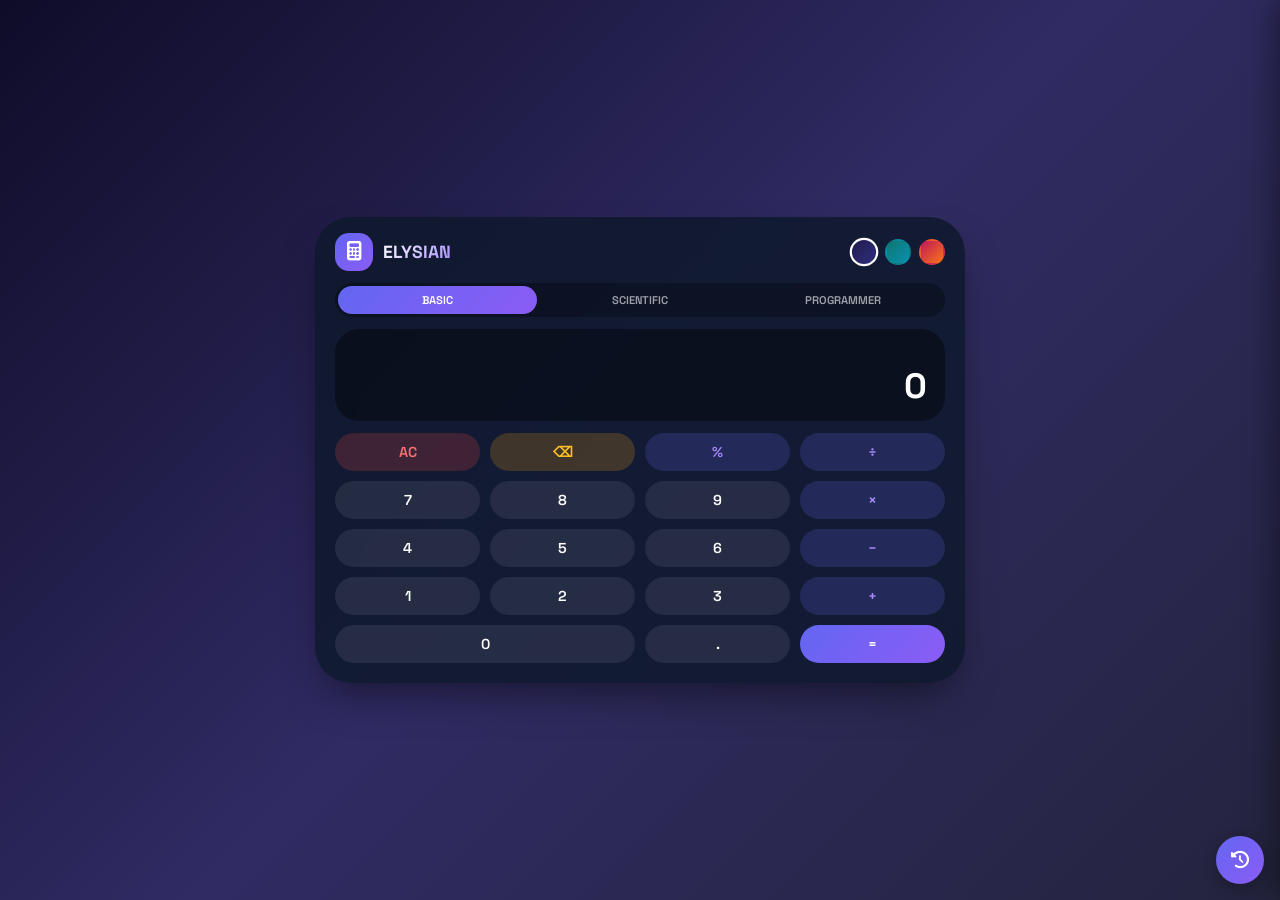
<file: projects/calculator/index.html>
<!DOCTYPE html>
<html lang="en">
<head>
    <meta charset="UTF-8">
    <meta name="viewport" content="width=device-width, initial-scale=1.0, user-scalable=no, viewport-fit=cover">
    <title>Elysian | 3-in-1 Premium Calculator</title>
    
    <link href="https://fonts.googleapis.com/css2?family=Space+Grotesk:wght@300;400;500;600;700&display=swap" rel="stylesheet">
    <link rel="stylesheet" href="https://cdnjs.cloudflare.com/ajax/libs/font-awesome/6.4.0/css/all.min.css">
    
    <style>
        * {
            margin: 0;
            padding: 0;
            box-sizing: border-box;
            -webkit-tap-highlight-color: transparent;
        }

        body {
            font-family: 'Space Grotesk', sans-serif;
            min-height: 100vh;
            display: flex;
            align-items: center;
            justify-content: center;
            padding: 12px;
            background: linear-gradient(135deg, #0f0c29, #302b63, #24243e);
            transition: background 0.3s ease;
        }

        /* Compact wrapper - full calculator visible in one view */
        .calculator-wrapper {
            max-width: 650px;
            width: 100%;
            margin: 0 auto;
        }

        .calculator {
            background: rgba(15, 25, 45, 0.85);
            backdrop-filter: blur(20px);
            border-radius: 36px;
            padding: 16px 20px 20px 20px;
            box-shadow: 0 20px 40px -12px rgba(0,0,0,0.5);
            transition: all 0.3s ease;
            width: 100%;
        }

        /* Reduced spacing for compactness */
        .calc-header {
            display: flex;
            justify-content: space-between;
            align-items: center;
            margin-bottom: 12px;
            flex-wrap: wrap;
        }

        .brand {
            display: flex;
            align-items: center;
            gap: 10px;
        }

        .brand-icon {
            width: 38px;
            height: 38px;
            background: linear-gradient(135deg, #6366f1, #8b5cf6);
            border-radius: 14px;
            display: flex;
            align-items: center;
            justify-content: center;
        }

        .brand-icon i {
            font-size: 1.2rem;
            color: white;
        }

        .brand-name {
            font-size: 1.1rem;
            font-weight: 700;
            background: linear-gradient(135deg, #fff, #a78bfa);
            -webkit-background-clip: text;
            background-clip: text;
            color: transparent;
        }

        .theme-rings {
            display: flex;
            gap: 8px;
        }

        .ring {
            width: 26px;
            height: 26px;
            border-radius: 50%;
            cursor: pointer;
            transition: all 0.3s;
            border: 2px solid transparent;
        }

        .ring.active {
            border-color: white;
            transform: scale(1.1);
        }

        .ring-dark { background: linear-gradient(135deg, #1e1b4b, #312e81); }
        .ring-aurora { background: linear-gradient(135deg, #0f766e, #0891b2); }
        .ring-sunset { background: linear-gradient(135deg, #be185d, #f97316); }

        .mode-container {
            background: rgba(0,0,0,0.3);
            border-radius: 40px;
            padding: 3px;
            display: flex;
            gap: 4px;
            margin-bottom: 12px;
        }

        .mode-btn {
            flex: 1;
            padding: 7px 0;
            border: none;
            background: transparent;
            color: rgba(255,255,255,0.6);
            font-family: 'Space Grotesk', sans-serif;
            font-weight: 600;
            font-size: 0.7rem;
            cursor: pointer;
            border-radius: 40px;
            transition: all 0.3s;
        }

        .mode-btn.active {
            background: linear-gradient(135deg, #6366f1, #8b5cf6);
            color: white;
        }

        .display {
            background: rgba(0, 0, 0, 0.4);
            border-radius: 24px;
            padding: 14px 18px;
            margin-bottom: 12px;
            text-align: right;
            word-break: break-word;
        }

        .expression {
            font-size: 0.7rem;
            color: rgba(255,255,255,0.5);
            min-height: 18px;
            letter-spacing: 0.3px;
        }

        .result {
            font-size: 2.2rem;
            font-weight: 700;
            color: white;
            word-wrap: break-word;
            margin-top: 4px;
            line-height: 1.2;
        }

        .programmer-info {
            display: none;
            margin-top: 8px;
            padding-top: 8px;
            border-top: 1px solid rgba(255,255,255,0.1);
            font-size: 0.6rem;
            color: rgba(255,255,255,0.5);
            justify-content: space-between;
            flex-wrap: wrap;
            gap: 6px;
        }

        .programmer-info.show {
            display: flex;
        }

        .scientific-grid {
            display: none;
            grid-template-columns: repeat(5, 1fr);
            gap: 8px;
            margin-bottom: 12px;
            padding-bottom: 10px;
            border-bottom: 1px solid rgba(255,255,255,0.1);
        }

        .scientific-grid.show {
            display: grid;
        }

        .programmer-grid {
            display: none;
            grid-template-columns: repeat(4, 1fr);
            gap: 8px;
            margin-bottom: 12px;
            padding-bottom: 10px;
            border-bottom: 1px solid rgba(255,255,255,0.1);
        }

        .programmer-grid.show {
            display: grid;
        }

        .main-grid {
            display: grid;
            grid-template-columns: repeat(4, 1fr);
            gap: 10px;
        }

        .calc-btn {
            padding: 10px 6px;
            border: none;
            border-radius: 24px;
            font-size: 0.9rem;
            font-weight: 600;
            cursor: pointer;
            transition: all 0.15s;
            font-family: 'Space Grotesk', sans-serif;
        }

        .calc-btn:active {
            transform: scale(0.96);
        }

        .btn-number {
            background: rgba(255,255,255,0.08);
            color: white;
        }

        .btn-operator {
            background: rgba(99, 102, 241, 0.2);
            color: #a78bfa;
        }

        .btn-scientific {
            background: rgba(139, 92, 246, 0.15);
            color: #c4b5fd;
            font-size: 0.7rem;
            padding: 8px 4px;
        }

        .btn-programmer {
            background: rgba(236, 72, 153, 0.15);
            color: #f9a8d4;
            font-size: 0.7rem;
            padding: 8px 4px;
        }

        .btn-equals {
            background: linear-gradient(135deg, #6366f1, #8b5cf6);
            color: white;
        }

        .btn-clear {
            background: rgba(239, 68, 68, 0.2);
            color: #f87171;
        }

        .btn-delete {
            background: rgba(245, 158, 11, 0.2);
            color: #fbbf24;
        }

        .btn-zero {
            grid-column: span 2;
        }

        /* History Panel - compact but functional */
        .history-panel {
            position: fixed;
            right: -320px;
            top: 0;
            width: 320px;
            height: 100vh;
            background: rgba(15, 25, 45, 0.97);
            backdrop-filter: blur(24px);
            border-left: 1px solid rgba(255,255,255,0.1);
            transition: right 0.3s ease;
            z-index: 1000;
            padding: 20px;
            overflow-y: auto;
            box-shadow: -5px 0 30px rgba(0,0,0,0.4);
        }

        .history-panel.open {
            right: 0;
        }

        .history-header {
            display: flex;
            justify-content: space-between;
            align-items: center;
            margin-bottom: 16px;
            padding-bottom: 12px;
            border-bottom: 1px solid rgba(255,255,255,0.1);
        }

        .history-header h3 {
            font-size: 1.1rem;
            font-weight: 600;
            color: white;
        }

        .history-clear {
            background: rgba(239,68,68,0.2);
            border: none;
            color: #f87171;
            cursor: pointer;
            padding: 6px 14px;
            border-radius: 30px;
            font-family: 'Space Grotesk', sans-serif;
            font-weight: 500;
            font-size: 0.7rem;
            transition: 0.2s;
        }

        .history-clear:active {
            transform: scale(0.95);
        }

        .history-list {
            list-style: none;
        }

        .history-item {
            padding: 10px 12px;
            background: rgba(255,255,255,0.05);
            border-radius: 16px;
            margin-bottom: 8px;
            cursor: pointer;
            transition: all 0.2s;
        }

        .history-item:active {
            transform: scale(0.98);
        }

        .history-expr {
            font-size: 0.7rem;
            color: rgba(255,255,255,0.6);
            word-break: break-word;
        }

        .history-result {
            font-size: 0.9rem;
            font-weight: 700;
            color: #a78bfa;
            margin-top: 4px;
        }

        .history-toggle {
            position: fixed;
            right: 16px;
            bottom: 16px;
            width: 48px;
            height: 48px;
            background: linear-gradient(135deg, #6366f1, #8b5cf6);
            border: none;
            border-radius: 50%;
            cursor: pointer;
            color: white;
            box-shadow: 0 4px 15px rgba(0,0,0,0.3);
            z-index: 1001;
            font-size: 1.1rem;
            transition: transform 0.2s;
        }

        .history-toggle:active {
            transform: scale(0.92);
        }

        /* Responsive fine-tuning for very small screens */
        @media (max-width: 500px) {
            body {
                padding: 8px;
            }
            .calculator {
                padding: 12px 14px 16px 14px;
                border-radius: 28px;
            }
            .display {
                padding: 10px 14px;
                margin-bottom: 10px;
            }
            .result {
                font-size: 1.8rem;
            }
            .calc-btn {
                padding: 8px 4px;
                font-size: 0.8rem;
                border-radius: 20px;
            }
            .btn-scientific, .btn-programmer {
                font-size: 0.6rem;
                padding: 6px 2px;
            }
            .main-grid, .scientific-grid, .programmer-grid {
                gap: 7px;
            }
            .mode-btn {
                font-size: 0.65rem;
                padding: 5px 0;
            }
            .brand-icon {
                width: 32px;
                height: 32px;
            }
            .brand-name {
                font-size: 0.95rem;
            }
            .ring {
                width: 22px;
                height: 22px;
            }
            .history-panel {
                width: 280px;
                padding: 16px;
            }
        }

        /* For tablets & laptops - maintain compactness */
        @media (min-width: 501px) and (max-width: 800px) {
            .calculator {
                padding: 16px 18px 18px 18px;
            }
            .calc-btn {
                padding: 11px 6px;
                font-size: 0.9rem;
            }
            .result {
                font-size: 2rem;
            }
        }

        /* Ensure no vertical overflow - whole calculator fits */
        @media (max-height: 700px) {
            body {
                padding: 8px;
            }
            .calculator {
                padding: 10px 14px 14px 14px;
            }
            .display {
                padding: 8px 12px;
                margin-bottom: 8px;
            }
            .result {
                font-size: 1.7rem;
            }
            .mode-container {
                margin-bottom: 8px;
            }
            .scientific-grid, .programmer-grid {
                margin-bottom: 8px;
                padding-bottom: 6px;
            }
            .main-grid {
                gap: 8px;
            }
            .calc-btn {
                padding: 7px 4px;
            }
        }
    </style>
</head>
<body>

<div class="calculator-wrapper">
    <div class="calculator">
        <div class="calc-header">
            <div class="brand">
                <div class="brand-icon"><i class="fas fa-calculator"></i></div>
                <span class="brand-name">ELYSIAN</span>
            </div>
            <div class="theme-rings">
                <div class="ring ring-dark active" data-theme="dark"></div>
                <div class="ring ring-aurora" data-theme="aurora"></div>
                <div class="ring ring-sunset" data-theme="sunset"></div>
            </div>
        </div>

        <div class="mode-container">
            <button class="mode-btn active" data-mode="basic">BASIC</button>
            <button class="mode-btn" data-mode="scientific">SCIENTIFIC</button>
            <button class="mode-btn" data-mode="programmer">PROGRAMMER</button>
        </div>

        <div class="display">
            <div class="expression" id="expression"></div>
            <div class="result" id="result">0</div>
            <div class="programmer-info" id="programmerInfo">
                <span>HEX: <span id="hexVal">0</span></span>
                <span>BIN: <span id="binVal">0</span></span>
                <span>DEC: <span id="decVal">0</span></span>
            </div>
        </div>

        <!-- Scientific Grid -->
        <div class="scientific-grid" id="scientificGrid">
            <button class="calc-btn btn-scientific" data-func="sin">sin</button>
            <button class="calc-btn btn-scientific" data-func="cos">cos</button>
            <button class="calc-btn btn-scientific" data-func="tan">tan</button>
            <button class="calc-btn btn-scientific" data-func="sqrt">√</button>
            <button class="calc-btn btn-scientific" data-func="pow2">x²</button>
            <button class="calc-btn btn-scientific" data-func="log">log</button>
            <button class="calc-btn btn-scientific" data-func="ln">ln</button>
            <button class="calc-btn btn-scientific" data-func="pi">π</button>
            <button class="calc-btn btn-scientific" data-func="e">e</button>
            <button class="calc-btn btn-scientific" data-func="fact">n!</button>
        </div>

        <!-- Programmer Grid -->
        <div class="programmer-grid" id="programmerGrid">
            <button class="calc-btn btn-programmer" data-prog="hex">HEX</button>
            <button class="calc-btn btn-programmer" data-prog="dec">DEC</button>
            <button class="calc-btn btn-programmer" data-prog="bin">BIN</button>
            <button class="calc-btn btn-programmer" data-prog="oct">OCT</button>
            <button class="calc-btn btn-programmer" data-prog="and">AND</button>
            <button class="calc-btn btn-programmer" data-prog="or">OR</button>
            <button class="calc-btn btn-programmer" data-prog="xor">XOR</button>
            <button class="calc-btn btn-programmer" data-prog="not">NOT</button>
            <button class="calc-btn btn-programmer" data-prog="lshift"><<</button>
            <button class="calc-btn btn-programmer" data-prog="rshift">>></button>
            <button class="calc-btn btn-programmer" data-prog="A">A</button>
            <button class="calc-btn btn-programmer" data-prog="B">B</button>
            <button class="calc-btn btn-programmer" data-prog="C">C</button>
            <button class="calc-btn btn-programmer" data-prog="D">D</button>
            <button class="calc-btn btn-programmer" data-prog="E">E</button>
            <button class="calc-btn btn-programmer" data-prog="F">F</button>
        </div>

        <!-- Main Grid -->
        <div class="main-grid">
            <button class="calc-btn btn-clear" data-action="clear">AC</button>
            <button class="calc-btn btn-delete" data-action="delete">⌫</button>
            <button class="calc-btn btn-operator" data-op="%">%</button>
            <button class="calc-btn btn-operator" data-op="/">÷</button>
            <button class="calc-btn btn-number" data-num="7">7</button>
            <button class="calc-btn btn-number" data-num="8">8</button>
            <button class="calc-btn btn-number" data-num="9">9</button>
            <button class="calc-btn btn-operator" data-op="*">×</button>
            <button class="calc-btn btn-number" data-num="4">4</button>
            <button class="calc-btn btn-number" data-num="5">5</button>
            <button class="calc-btn btn-number" data-num="6">6</button>
            <button class="calc-btn btn-operator" data-op="-">−</button>
            <button class="calc-btn btn-number" data-num="1">1</button>
            <button class="calc-btn btn-number" data-num="2">2</button>
            <button class="calc-btn btn-number" data-num="3">3</button>
            <button class="calc-btn btn-operator" data-op="+">+</button>
            <button class="calc-btn btn-number btn-zero" data-num="0">0</button>
            <button class="calc-btn btn-number" data-num=".">.</button>
            <button class="calc-btn btn-equals" data-action="equals">=</button>
        </div>
    </div>
</div>

<button class="history-toggle" id="historyToggle"><i class="fas fa-history"></i></button>

<div class="history-panel" id="historyPanel">
    <div class="history-header">
        <h3><i class="fas fa-clock"></i> History</h3>
        <button class="history-clear" id="clearHistory">Clear All</button>
    </div>
    <ul class="history-list" id="historyList">
        <li style="text-align: center; opacity: 0.5;">No history yet</li>
    </ul>
</div>

<script>
    // ============================================
    // ELYSIAN CALCULATOR - REAL SCIENTIFIC MODE (COMPACT)
    // ============================================

    class ElysianCalculator {
        constructor() {
            this.currentValue = '0';
            this.previousValue = '';
            this.operation = null;
            this.resetScreen = false;
            this.history = [];
            this.currentMode = 'basic';
            this.pendingFunction = null;
            this.waitingForNumber = false;
            
            this.loadHistory();
            this.init();
        }

        init() {
            this.updateDisplay();
            this.renderHistory();
            this.setupEventListeners();
            this.setupThemes();
            this.setupModeToggle();
        }

        loadHistory() {
            const saved = localStorage.getItem('elysianHistory');
            if (saved) {
                this.history = JSON.parse(saved);
            }
        }

        saveHistory() {
            localStorage.setItem('elysianHistory', JSON.stringify(this.history));
        }

        addToHistory(expression, result) {
            this.history.unshift({
                expression: expression,
                result: result,
                mode: this.currentMode.toUpperCase(),
                time: new Date().toLocaleTimeString()
            });
            if (this.history.length > 25) this.history.pop();
            this.saveHistory();
            this.renderHistory();
        }

        clearHistory() {
            this.history = [];
            this.saveHistory();
            this.renderHistory();
        }

        renderHistory() {
            const historyList = document.getElementById('historyList');
            if (this.history.length === 0) {
                historyList.innerHTML = '<li style="text-align: center; opacity: 0.5;">No history yet</li>';
                return;
            }
            historyList.innerHTML = this.history.map((item, idx) => `
                <li class="history-item" data-result="${item.result}" data-idx="${idx}">
                    <div class="history-expr">${item.expression} =</div>
                    <div class="history-result">${item.result}</div>
                </li>
            `).join('');
            
            document.querySelectorAll('.history-item').forEach(item => {
                item.addEventListener('click', () => {
                    this.currentValue = item.getAttribute('data-result');
                    this.previousValue = '';
                    this.operation = null;
                    this.pendingFunction = null;
                    this.waitingForNumber = false;
                    this.resetScreen = true;
                    this.updateDisplay();
                    this.closeHistory();
                });
            });
        }

        updateDisplay() {
            document.getElementById('result').textContent = this.currentValue;
            let expr = '';
            if (this.pendingFunction && this.waitingForNumber) {
                expr = `${this.pendingFunction}(`;
                if (this.currentValue !== '0' && this.currentValue !== '') expr += this.currentValue;
                expr += ')';
            } else if (this.operation && this.previousValue) {
                const symbols = { '+': '+', '-': '-', '*': '×', '/': '÷', '%': '%' };
                expr = `${this.previousValue} ${symbols[this.operation] || this.operation}`;
                if (this.currentValue !== '0' && this.currentValue !== '') expr += ` ${this.currentValue}`;
            }
            document.getElementById('expression').textContent = expr || '';
            if (this.currentMode === 'programmer') this.updateProgrammerInfo();
        }

        updateProgrammerInfo() {
            let num = parseInt(this.currentValue);
            if (isNaN(num)) num = 0;
            document.getElementById('hexVal').textContent = (num >>> 0).toString(16).toUpperCase();
            document.getElementById('binVal').textContent = (num >>> 0).toString(2);
            document.getElementById('decVal').textContent = num;
        }

        appendNumber(num) {
            if (this.waitingForNumber) {
                this.currentValue = '';
                this.waitingForNumber = false;
                this.resetScreen = false;
            }
            if (this.resetScreen) {
                this.currentValue = '';
                this.resetScreen = false;
            }
            if (num === '.' && this.currentValue.includes('.')) return;
            if (this.currentValue === '0' && num !== '.') this.currentValue = num;
            else this.currentValue += num;
            this.updateDisplay();
        }

        scientificFunction(func) {
            if (func === 'pi') {
                this.currentValue = Math.PI.toString();
                this.addToHistory('π', Math.PI);
                this.resetScreen = true;
                this.updateDisplay();
                return;
            }
            if (func === 'e') {
                this.currentValue = Math.E.toString();
                this.addToHistory('e', Math.E);
                this.resetScreen = true;
                this.updateDisplay();
                return;
            }
            this.pendingFunction = func;
            this.waitingForNumber = true;
            this.resetScreen = true;
            this.updateDisplay();
        }

        executePendingFunction() {
            if (!this.pendingFunction) return;
            let val = parseFloat(this.currentValue);
            if (isNaN(val)) { this.currentValue = 'Error'; this.updateDisplay(); return; }
            let result;
            let expression = '';
            switch(this.pendingFunction) {
                case 'sin': result = Math.sin(val * Math.PI / 180); expression = `sin(${val}°)`; break;
                case 'cos': result = Math.cos(val * Math.PI / 180); expression = `cos(${val}°)`; break;
                case 'tan': result = Math.tan(val * Math.PI / 180); expression = `tan(${val}°)`; break;
                case 'sqrt': if (val < 0) result = 'Error'; else result = Math.sqrt(val); expression = `√(${val})`; break;
                case 'pow2': result = Math.pow(val, 2); expression = `${val}²`; break;
                case 'log': if (val <= 0) result = 'Error'; else result = Math.log10(val); expression = `log₁₀(${val})`; break;
                case 'ln': if (val <= 0) result = 'Error'; else result = Math.log(val); expression = `ln(${val})`; break;
                case 'fact': result = this.factorial(val); expression = `${val}!`; break;
                default: return;
            }
            if (result === 'Error' || isNaN(result) || !isFinite(result)) this.currentValue = 'Error';
            else { result = parseFloat(result.toFixed(10)); this.currentValue = result.toString(); this.addToHistory(expression, result); }
            this.pendingFunction = null;
            this.waitingForNumber = false;
            this.resetScreen = true;
            this.updateDisplay();
        }

        factorial(n) { if (n < 0 || !Number.isInteger(n)) return NaN; if (n <= 1) return 1; let f=1; for(let i=2;i<=n;i++) f*=i; return f; }

        chooseOperation(op) {
            if (this.pendingFunction && !this.waitingForNumber) this.executePendingFunction();
            if (this.currentValue === '' || this.currentValue === 'Error') return;
            if (this.previousValue !== '' && this.operation) this.calculate();
            this.operation = op;
            this.previousValue = this.currentValue;
            this.currentValue = '';
            this.updateDisplay();
        }

        calculate() {
            if (this.pendingFunction && !this.waitingForNumber) this.executePendingFunction();
            const prev = parseFloat(this.previousValue);
            const current = parseFloat(this.currentValue);
            if (isNaN(prev) || isNaN(current)) return;
            const displayOp = { '+': '+', '-': '-', '*': '×', '/': '÷', '%': '%' }[this.operation] || this.operation;
            const expression = `${this.previousValue} ${displayOp} ${this.currentValue}`;
            let result;
            switch (this.operation) {
                case '+': result = prev + current; break;
                case '-': result = prev - current; break;
                case '*': result = prev * current; break;
                case '/': if (current === 0) result = 'Error'; else result = prev / current; break;
                case '%': result = (prev * current) / 100; break;
                default: return;
            }
            if (result === 'Error') this.currentValue = 'Error';
            else { result = parseFloat(result.toFixed(10)); this.currentValue = result.toString(); this.addToHistory(expression, result); }
            this.operation = null;
            this.previousValue = '';
            this.resetScreen = true;
            this.updateDisplay();
        }

        equals() {
            if (this.pendingFunction && !this.waitingForNumber) this.executePendingFunction();
            else if (this.operation && this.currentValue !== '' && this.previousValue !== '') this.calculate();
            else if (this.pendingFunction && this.waitingForNumber && this.currentValue !== '') this.executePendingFunction();
        }

        programmerFunction(func) {
            let val = parseInt(this.currentValue);
            if (isNaN(val)) val = 0;
            if (['A','B','C','D','E','F'].includes(func)) {
                let newVal = (val * 16) + parseInt(func, 16);
                this.currentValue = newVal.toString();
                this.updateDisplay();
                return;
            }
            let result, expression = '';
            switch(func) {
                case 'hex': result = '0x' + val.toString(16).toUpperCase(); expression = `DEC→HEX: ${val}`; this.currentValue = result; break;
                case 'dec': result = val.toString(); expression = `HEX→DEC: ${val}`; this.currentValue = result; break;
                case 'bin': result = (val >>> 0).toString(2); expression = `DEC→BIN: ${val}`; this.currentValue = result; break;
                case 'oct': result = val.toString(8); expression = `DEC→OCT: ${val}`; this.currentValue = result; break;
                case 'and': if (this.previousValue !== '') { const p = parseInt(this.previousValue); result = p & val; expression = `${p} AND ${val}`; this.currentValue = result.toString(); this.addToHistory(expression, result); this.previousValue = ''; this.operation = null; } else { this.previousValue = this.currentValue; this.currentValue = ''; this.operation = 'AND'; this.updateDisplay(); return; } break;
                case 'or': if (this.previousValue !== '') { const p = parseInt(this.previousValue); result = p | val; expression = `${p} OR ${val}`; this.currentValue = result.toString(); this.addToHistory(expression, result); this.previousValue = ''; this.operation = null; } else { this.previousValue = this.currentValue; this.currentValue = ''; this.operation = 'OR'; this.updateDisplay(); return; } break;
                case 'xor': if (this.previousValue !== '') { const p = parseInt(this.previousValue); result = p ^ val; expression = `${p} XOR ${val}`; this.currentValue = result.toString(); this.addToHistory(expression, result); this.previousValue = ''; this.operation = null; } else { this.previousValue = this.currentValue; this.currentValue = ''; this.operation = 'XOR'; this.updateDisplay(); return; } break;
                case 'not': result = ~val; expression = `NOT ${val}`; this.currentValue = result.toString(); this.addToHistory(expression, result); break;
                case 'lshift': result = val << 1; expression = `${val} << 1`; this.currentValue = result.toString(); this.addToHistory(expression, result); break;
                case 'rshift': result = val >> 1; expression = `${val} >> 1`; this.currentValue = result.toString(); this.addToHistory(expression, result); break;
                default: return;
            }
            this.resetScreen = true;
            this.updateDisplay();
            if (!['hex','dec','bin','oct'].includes(func)) this.addToHistory(expression, result);
        }

        clear() { this.currentValue = '0'; this.previousValue = ''; this.operation = null; this.pendingFunction = null; this.waitingForNumber = false; this.resetScreen = false; this.updateDisplay(); }
        delete() {
            if (this.currentValue === 'Error') { this.clear(); return; }
            if (this.waitingForNumber) { this.pendingFunction = null; this.waitingForNumber = false; this.currentValue = '0'; }
            else if (this.currentValue.length === 1 || (this.currentValue === '0' && !this.resetScreen)) this.currentValue = '0';
            else this.currentValue = this.currentValue.slice(0, -1);
            this.updateDisplay();
        }

        setupThemes() {
            const themes = { dark: 'linear-gradient(135deg, #0f0c29, #302b63, #24243e)', aurora: 'linear-gradient(135deg, #064e3b, #0f766e, #0891b2)', sunset: 'linear-gradient(135deg, #831843, #be185d, #f97316)' };
            document.querySelectorAll('.ring').forEach(ring => {
                ring.addEventListener('click', () => {
                    const theme = ring.getAttribute('data-theme');
                    document.body.style.background = themes[theme];
                    document.querySelectorAll('.ring').forEach(r => r.classList.remove('active'));
                    ring.classList.add('active');
                });
            });
        }

        setupModeToggle() {
            const modeBtns = document.querySelectorAll('.mode-btn');
            const scientificGrid = document.getElementById('scientificGrid');
            const programmerGrid = document.getElementById('programmerGrid');
            const programmerInfo = document.getElementById('programmerInfo');
            modeBtns.forEach(btn => {
                btn.addEventListener('click', () => {
                    modeBtns.forEach(b => b.classList.remove('active'));
                    btn.classList.add('active');
                    this.currentMode = btn.getAttribute('data-mode');
                    scientificGrid.classList.remove('show');
                    programmerGrid.classList.remove('show');
                    programmerInfo.classList.remove('show');
                    if (this.currentMode === 'scientific') scientificGrid.classList.add('show');
                    else if (this.currentMode === 'programmer') { programmerGrid.classList.add('show'); programmerInfo.classList.add('show'); }
                    this.clear();
                });
            });
        }

        closeHistory() { document.getElementById('historyPanel').classList.remove('open'); }

        setupEventListeners() {
            document.querySelectorAll('[data-num]').forEach(btn => btn.addEventListener('click', () => this.appendNumber(btn.getAttribute('data-num'))));
            document.querySelectorAll('[data-op]').forEach(btn => btn.addEventListener('click', () => this.chooseOperation(btn.getAttribute('data-op'))));
            document.querySelectorAll('[data-func]').forEach(btn => btn.addEventListener('click', () => this.scientificFunction(btn.getAttribute('data-func'))));
            document.querySelectorAll('[data-prog]').forEach(btn => btn.addEventListener('click', () => this.programmerFunction(btn.getAttribute('data-prog'))));
            document.querySelector('[data-action="clear"]').addEventListener('click', () => this.clear());
            document.querySelector('[data-action="delete"]').addEventListener('click', () => this.delete());
            document.querySelector('[data-action="equals"]').addEventListener('click', () => this.equals());
            document.getElementById('historyToggle').addEventListener('click', () => document.getElementById('historyPanel').classList.toggle('open'));
            document.getElementById('clearHistory').addEventListener('click', () => this.clearHistory());
            document.addEventListener('click', (e) => { const panel = document.getElementById('historyPanel'); const toggle = document.getElementById('historyToggle'); if (!panel.contains(e.target) && !toggle.contains(e.target) && panel.classList.contains('open')) panel.classList.remove('open'); });
            document.addEventListener('keydown', (e) => {
                if (e.key >= '0' && e.key <= '9' || e.key === '.') this.appendNumber(e.key);
                else if (e.key === '+' || e.key === '-' || e.key === '*' || e.key === '/' || e.key === '%') this.chooseOperation(e.key);
                else if (e.key === 'Enter' || e.key === '=') this.equals();
                else if (e.key === 'Escape') this.clear();
                else if (e.key === 'Backspace') this.delete();
            });
        }
    }

    new ElysianCalculator();
</script>
</body>
</html>
</file>
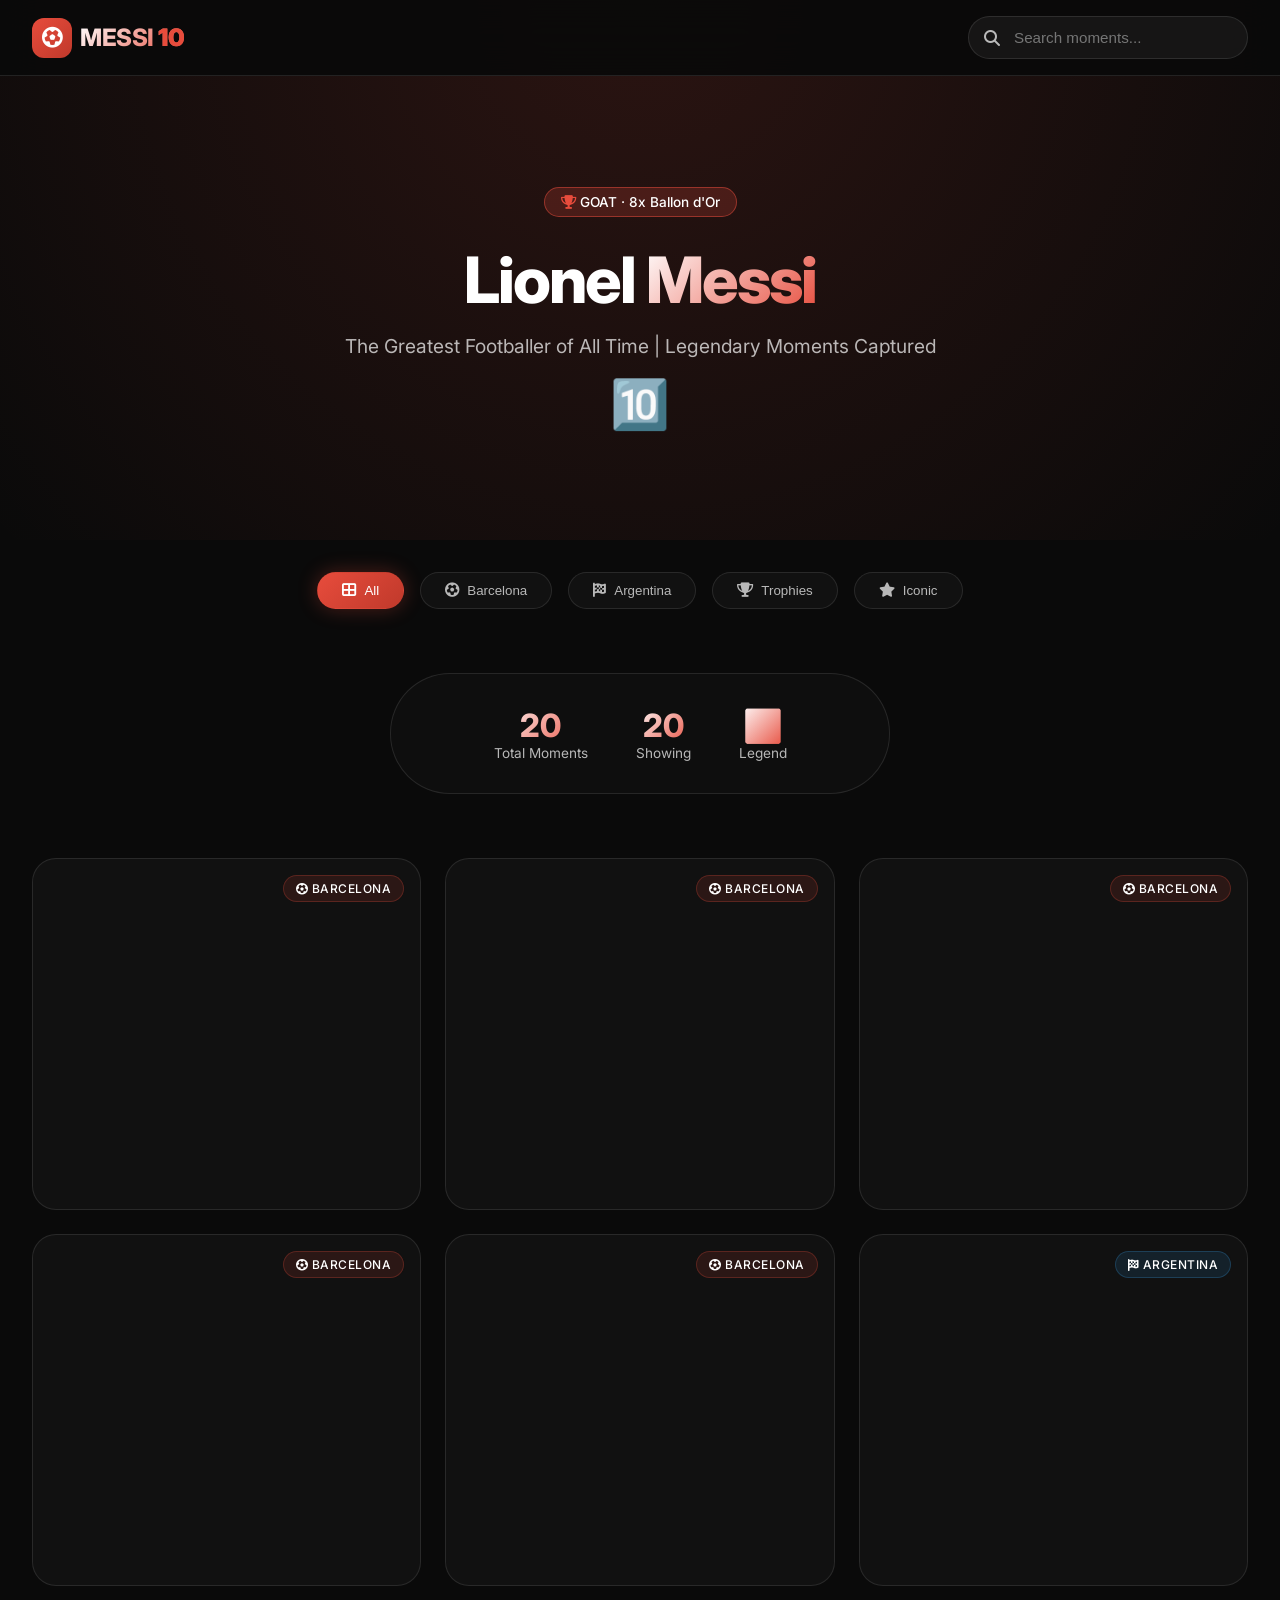
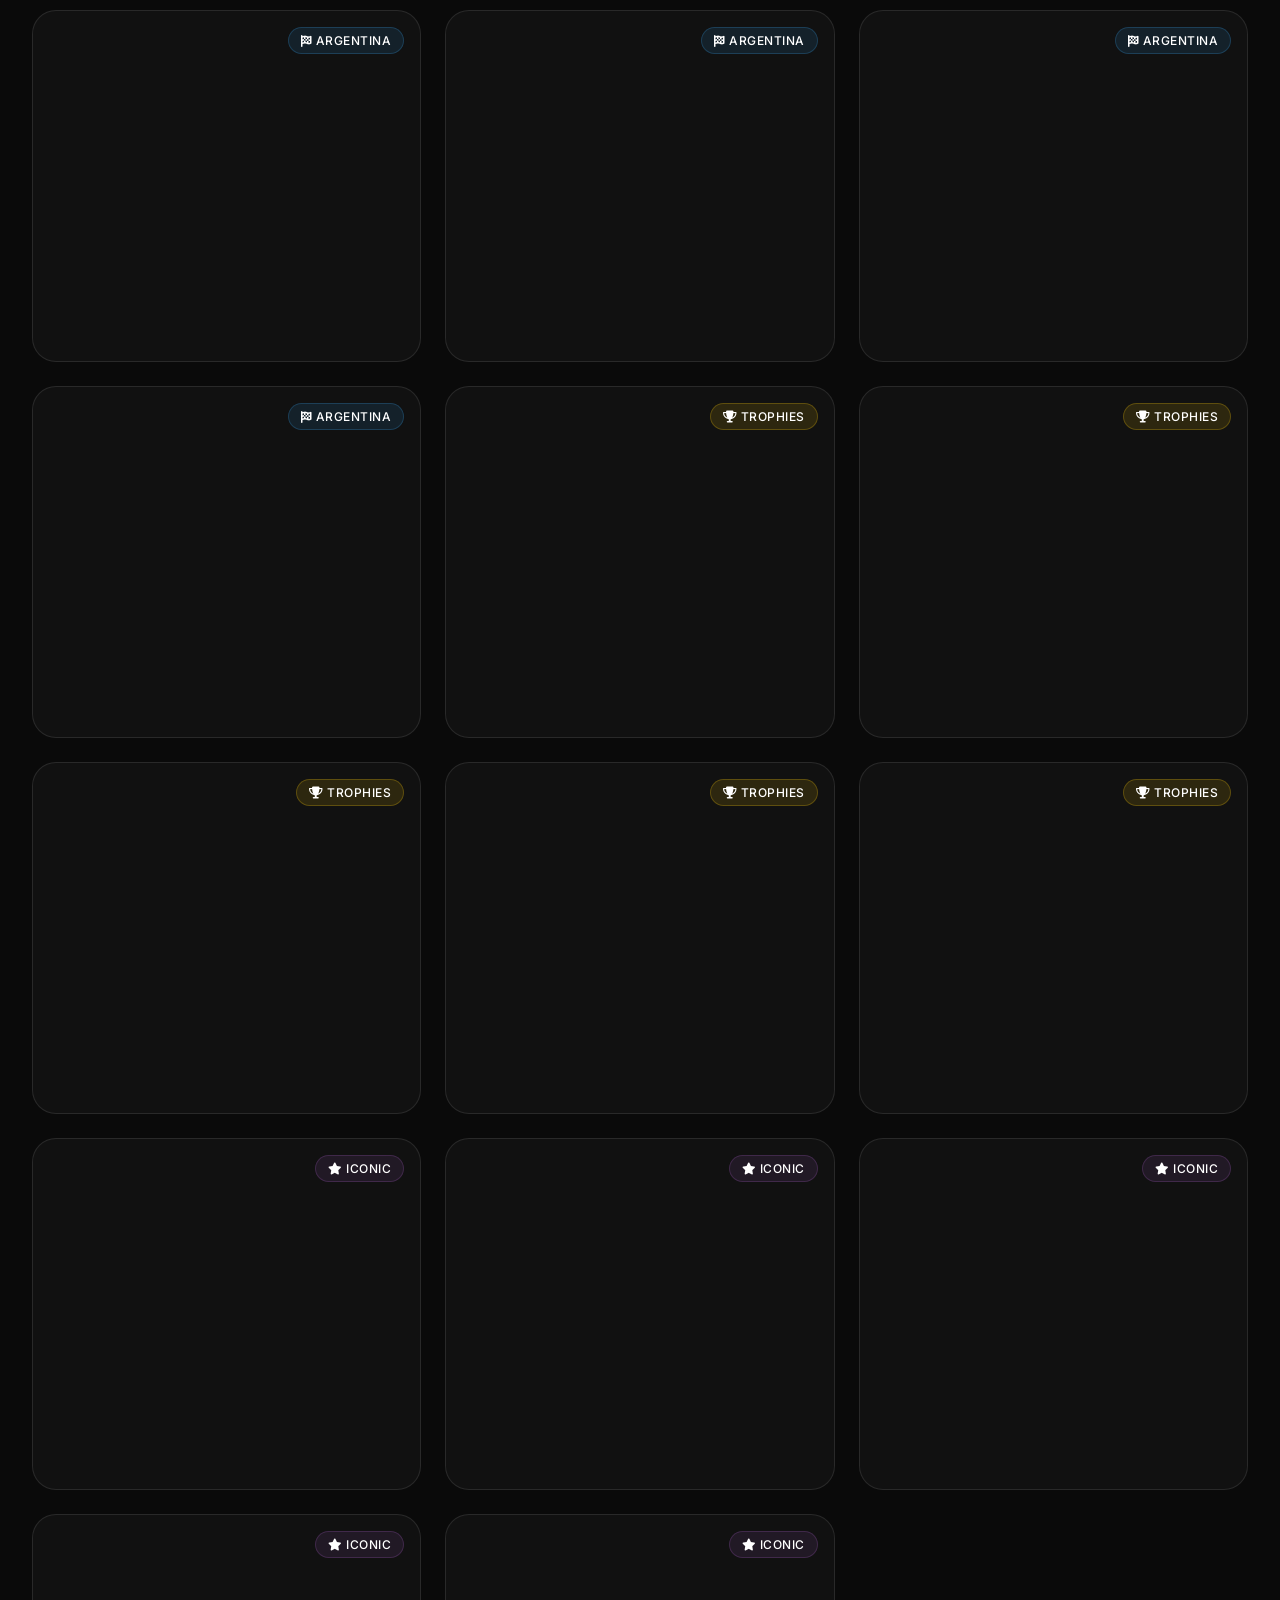
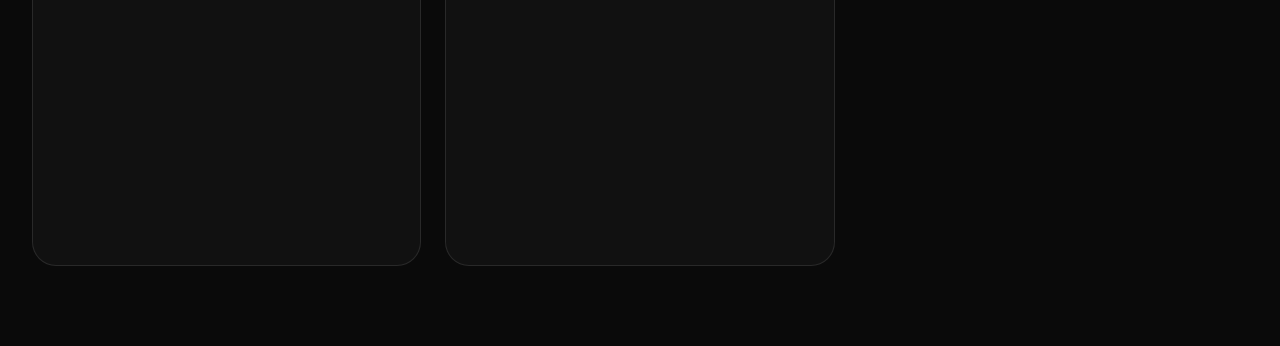
<file: projects/gallery/index.html>
<!DOCTYPE html>
<html lang="en">
<head>
    <meta charset="UTF-8">
    <meta name="viewport" content="width=device-width, initial-scale=1.0">
    <title>Lionel Messi | The GOAT Gallery</title>
    
    <link href="https://fonts.googleapis.com/css2?family=Inter:wght@300;400;500;600;700;800&display=swap" rel="stylesheet">
    <link rel="stylesheet" href="https://cdnjs.cloudflare.com/ajax/libs/font-awesome/6.4.0/css/all.min.css">
    
    <style>
        * {
            margin: 0;
            padding: 0;
            box-sizing: border-box;
        }

        :root {
            --bg-dark: #0a0a0a;
            --bg-card: #111111;
            --text-primary: #ffffff;
            --text-secondary: rgba(255,255,255,0.7);
            --accent: #e74c3c;
            --accent-glow: rgba(231, 76, 60, 0.3);
            --border: rgba(255,255,255,0.1);
            --transition: all 0.4s cubic-bezier(0.4, 0, 0.2, 1);
        }

        body {
            font-family: 'Inter', sans-serif;
            background: var(--bg-dark);
            color: var(--text-primary);
            overflow-x: hidden;
        }

        ::-webkit-scrollbar {
            width: 8px;
        }
        ::-webkit-scrollbar-track {
            background: var(--bg-dark);
        }
        ::-webkit-scrollbar-thumb {
            background: var(--accent);
            border-radius: 10px;
        }

        .header {
            position: fixed;
            top: 0;
            width: 100%;
            background: rgba(10, 10, 10, 0.95);
            backdrop-filter: blur(20px);
            border-bottom: 1px solid var(--border);
            z-index: 1000;
            padding: 1rem 0;
        }

        .container {
            max-width: 1400px;
            margin: 0 auto;
            padding: 0 2rem;
        }

        .nav {
            display: flex;
            justify-content: space-between;
            align-items: center;
            flex-wrap: wrap;
            gap: 1rem;
        }

        .logo {
            display: flex;
            align-items: center;
            gap: 0.5rem;
        }

        .logo-icon {
            width: 40px;
            height: 40px;
            background: linear-gradient(135deg, var(--accent), #c0392b);
            border-radius: 12px;
            display: flex;
            align-items: center;
            justify-content: center;
        }

        .logo-icon i {
            font-size: 1.3rem;
        }

        .logo-text {
            font-size: 1.5rem;
            font-weight: 800;
            letter-spacing: -0.5px;
            background: linear-gradient(135deg, #fff, var(--accent));
            -webkit-background-clip: text;
            background-clip: text;
            color: transparent;
        }

        .logo-text span {
            color: var(--accent);
            font-weight: 900;
        }

        .search-wrapper {
            position: relative;
        }
        .search-wrapper i {
            position: absolute;
            left: 16px;
            top: 50%;
            transform: translateY(-50%);
            color: var(--text-secondary);
        }
        .search-input {
            padding: 12px 20px 12px 45px;
            background: rgba(255,255,255,0.05);
            border: 1px solid var(--border);
            border-radius: 50px;
            color: var(--text-primary);
            font-size: 0.95rem;
            width: 280px;
            transition: var(--transition);
        }
        .search-input:focus {
            outline: none;
            border-color: var(--accent);
            width: 320px;
        }

        .hero {
            min-height: 60vh;
            display: flex;
            align-items: center;
            justify-content: center;
            text-align: center;
            position: relative;
            background: radial-gradient(circle at 50% 0%, rgba(231,76,60,0.15), transparent);
            padding-top: 80px;
        }
        .hero-content {
            animation: fadeUp 0.8s ease;
        }
        .hero-badge {
            display: inline-block;
            padding: 6px 16px;
            background: rgba(231,76,60,0.2);
            border: 1px solid rgba(231,76,60,0.5);
            border-radius: 50px;
            font-size: 0.85rem;
            font-weight: 500;
            margin-bottom: 1.5rem;
        }
        .hero-badge i {
            color: var(--accent);
        }
        .hero h1 {
            font-size: 4rem;
            font-weight: 800;
            letter-spacing: -2px;
            margin-bottom: 1rem;
        }
        .hero h1 span {
            background: linear-gradient(135deg, #fff, var(--accent));
            -webkit-background-clip: text;
            background-clip: text;
            color: transparent;
        }
        .hero p {
            color: var(--text-secondary);
            font-size: 1.2rem;
            max-width: 600px;
            margin: 0 auto;
        }
        .hero-number {
            font-size: 3rem;
            font-weight: 800;
            color: var(--accent);
            margin-top: 1rem;
        }

        .filters-section {
            padding: 2rem 0;
            position: sticky;
            top: 70px;
            background: var(--bg-dark);
            z-index: 99;
        }
        .filter-group {
            display: flex;
            justify-content: center;
            gap: 1rem;
            flex-wrap: wrap;
        }
        .filter-chip {
            padding: 10px 24px;
            background: rgba(255,255,255,0.03);
            border: 1px solid var(--border);
            border-radius: 50px;
            color: var(--text-secondary);
            font-weight: 500;
            cursor: pointer;
            transition: var(--transition);
            display: flex;
            align-items: center;
            gap: 8px;
        }
        .filter-chip i {
            font-size: 0.9rem;
        }
        .filter-chip:hover {
            border-color: var(--accent);
            color: var(--text-primary);
            transform: translateY(-2px);
        }
        .filter-chip.active {
            background: linear-gradient(135deg, var(--accent), #c0392b);
            border-color: transparent;
            color: white;
            box-shadow: 0 0 20px var(--accent-glow);
        }

        .stats {
            display: flex;
            justify-content: center;
            gap: 3rem;
            padding: 2rem;
            margin: 2rem auto;
            background: rgba(255,255,255,0.02);
            border-radius: 60px;
            border: 1px solid var(--border);
            max-width: 500px;
        }
        .stat-item {
            text-align: center;
        }
        .stat-number {
            font-size: 2rem;
            font-weight: 800;
            background: linear-gradient(135deg, #fff, var(--accent));
            -webkit-background-clip: text;
            background-clip: text;
            color: transparent;
        }
        .stat-label {
            font-size: 0.85rem;
            color: var(--text-secondary);
        }

        .gallery {
            padding: 2rem 0 5rem;
        }
        .gallery-grid {
            display: grid;
            grid-template-columns: repeat(auto-fill, minmax(350px, 1fr));
            gap: 1.5rem;
        }

        .gallery-card {
            position: relative;
            border-radius: 24px;
            overflow: hidden;
            background: var(--bg-card);
            border: 1px solid var(--border);
            cursor: pointer;
            transition: var(--transition);
        }
        .gallery-card:hover {
            transform: translateY(-8px);
            border-color: var(--accent);
            box-shadow: 0 25px 40px -12px rgba(0,0,0,0.5);
        }
        .card-image {
            position: relative;
            height: 350px;
            overflow: hidden;
        }
        .card-image img {
            width: 100%;
            height: 100%;
            object-fit: cover;
            transition: transform 0.6s ease;
        }
        .gallery-card:hover .card-image img {
            transform: scale(1.08);
        }
        .card-overlay {
            position: absolute;
            inset: 0;
            background: linear-gradient(to top, rgba(0,0,0,0.9), transparent);
            display: flex;
            flex-direction: column;
            justify-content: flex-end;
            padding: 1.5rem;
            opacity: 0;
            transition: var(--transition);
        }
        .gallery-card:hover .card-overlay {
            opacity: 1;
        }
        .card-category {
            position: absolute;
            top: 1rem;
            right: 1rem;
            background: rgba(0,0,0,0.7);
            backdrop-filter: blur(10px);
            padding: 5px 12px;
            border-radius: 50px;
            font-size: 0.75rem;
            font-weight: 500;
            text-transform: uppercase;
            letter-spacing: 0.5px;
        }
        .card-title {
            font-size: 1.3rem;
            font-weight: 700;
            margin-bottom: 0.3rem;
            transform: translateY(20px);
            transition: var(--transition);
        }
        .card-desc {
            font-size: 0.85rem;
            color: var(--text-secondary);
            transform: translateY(20px);
            transition: var(--transition);
            transition-delay: 0.05s;
        }
        .gallery-card:hover .card-title,
        .gallery-card:hover .card-desc {
            transform: translateY(0);
        }

        .lightbox {
            position: fixed;
            top: 0;
            left: 0;
            width: 100%;
            height: 100%;
            background: rgba(0,0,0,0.98);
            z-index: 2000;
            display: none;
            align-items: center;
            justify-content: center;
            backdrop-filter: blur(20px);
        }
        .lightbox.active {
            display: flex;
        }
        .lightbox-content {
            position: relative;
            max-width: 90%;
            max-height: 85vh;
        }
        .lightbox-content img {
            max-width: 100%;
            max-height: 85vh;
            border-radius: 16px;
            box-shadow: 0 0 50px rgba(0,0,0,0.5);
        }
        .lightbox-info {
            position: absolute;
            bottom: -80px;
            left: 0;
            right: 0;
            text-align: center;
            padding: 1rem;
        }
        .lightbox-info h3 {
            font-size: 1.5rem;
            margin-bottom: 0.3rem;
        }
        .lightbox-info p {
            color: var(--text-secondary);
            font-size: 0.9rem;
        }
        .lightbox-nav {
            position: absolute;
            top: 50%;
            transform: translateY(-50%);
            background: rgba(255,255,255,0.1);
            border: 1px solid var(--border);
            width: 48px;
            height: 48px;
            border-radius: 50%;
            cursor: pointer;
            color: white;
            transition: var(--transition);
        }
        .lightbox-nav:hover {
            background: var(--accent);
            transform: translateY(-50%) scale(1.1);
        }
        .prev-nav { left: 20px; }
        .next-nav { right: 20px; }
        .close-lightbox {
            position: absolute;
            top: 20px;
            right: 30px;
            background: rgba(255,255,255,0.1);
            border: 1px solid var(--border);
            width: 44px;
            height: 44px;
            border-radius: 50%;
            cursor: pointer;
            color: white;
            transition: var(--transition);
        }
        .close-lightbox:hover {
            background: var(--accent);
            transform: rotate(90deg);
        }

        .loading, .no-results {
            text-align: center;
            padding: 4rem;
        }
        .spinner {
            width: 50px;
            height: 50px;
            border: 2px solid var(--border);
            border-top-color: var(--accent);
            border-radius: 50%;
            animation: spin 1s linear infinite;
            margin: 0 auto 1rem;
        }
        .no-results i {
            font-size: 4rem;
            color: var(--accent);
            margin-bottom: 1rem;
        }

        .scroll-top {
            position: fixed;
            bottom: 30px;
            right: 30px;
            width: 48px;
            height: 48px;
            background: var(--accent);
            border: none;
            border-radius: 50%;
            cursor: pointer;
            color: white;
            display: none;
            z-index: 99;
            transition: var(--transition);
        }
        .scroll-top.show {
            display: block;
            animation: fadeUp 0.3s ease;
        }
        .scroll-top:hover {
            transform: translateY(-5px);
            box-shadow: 0 0 20px var(--accent-glow);
        }

        @keyframes fadeUp {
            from {
                opacity: 0;
                transform: translateY(30px);
            }
            to {
                opacity: 1;
                transform: translateY(0);
            }
        }
        @keyframes spin {
            to { transform: rotate(360deg); }
        }

        @media (max-width: 768px) {
            .container { padding: 0 1.2rem; }
            .hero h1 { font-size: 2.5rem; }
            .hero p { font-size: 1rem; }
            .search-input { width: 100%; }
            .search-input:focus { width: 100%; }
            .filter-chip { padding: 6px 16px; font-size: 0.85rem; }
            .stats { gap: 1.5rem; }
            .stat-number { font-size: 1.5rem; }
            .gallery-grid { grid-template-columns: 1fr; }
            .lightbox-nav { width: 40px; height: 40px; }
        }
    </style>
</head>
<body>

<header class="header">
    <div class="container">
        <div class="nav">
            <div class="logo">
                <div class="logo-icon"><i class="fas fa-futbol"></i></div>
                <span class="logo-text">MESSI <span>10</span></span>
            </div>
            <div class="search-wrapper">
                <i class="fas fa-search"></i>
                <input type="text" class="search-input" id="searchInput" placeholder="Search moments...">
            </div>
        </div>
    </div>
</header>

<section class="hero">
    <div class="container">
        <div class="hero-content">
            <div class="hero-badge">
                <i class="fas fa-trophy"></i> GOAT · 8x Ballon d'Or
            </div>
            <h1>Lionel <span>Messi</span></h1>
            <p>The Greatest Footballer of All Time | Legendary Moments Captured</p>
            <div class="hero-number">🔟</div>
        </div>
    </div>
</section>

<div class="container">
    <div class="filters-section">
        <div class="filter-group" id="filterGroup">
            <button class="filter-chip active" data-filter="all"><i class="fas fa-th-large"></i> All</button>
            <button class="filter-chip" data-filter="barcelona"><i class="fas fa-futbol"></i> Barcelona</button>
            <button class="filter-chip" data-filter="argentina"><i class="fas fa-flag-checkered"></i> Argentina</button>
            <button class="filter-chip" data-filter="trophies"><i class="fas fa-trophy"></i> Trophies</button>
            <button class="filter-chip" data-filter="iconic"><i class="fas fa-star"></i> Iconic</button>
        </div>
    </div>

    <div class="stats">
        <div class="stat-item">
            <div class="stat-number" id="totalCount">0</div>
            <div class="stat-label">Total Moments</div>
        </div>
        <div class="stat-item">
            <div class="stat-number" id="displayCount">0</div>
            <div class="stat-label">Showing</div>
        </div>
        <div class="stat-item">
            <div class="stat-number">🔟</div>
            <div class="stat-label">Legend</div>
        </div>
    </div>

    <div class="gallery">
        <div class="gallery-grid" id="galleryGrid"></div>
        <div class="loading" id="loading" style="display: none;">
            <div class="spinner"></div>
            <p>Loading legendary moments...</p>
        </div>
        <div class="no-results" id="noResults" style="display: none;">
            <i class="fas fa-search"></i>
            <h3>No Moments Found</h3>
            <p>Try searching for different keywords</p>
        </div>
    </div>
</div>

<div class="lightbox" id="lightbox">
    <button class="close-lightbox" id="closeLightbox"><i class="fas fa-times"></i></button>
    <button class="lightbox-nav prev-nav" id="prevBtn"><i class="fas fa-chevron-left"></i></button>
    <button class="lightbox-nav next-nav" id="nextBtn"><i class="fas fa-chevron-right"></i></button>
    <div class="lightbox-content">
        <img id="lightboxImg" alt="">
        <div class="lightbox-info">
            <h3 id="lbTitle"></h3>
            <p id="lbDesc"></p>
        </div>
    </div>
</div>

<button class="scroll-top" id="scrollTopBtn"><i class="fas fa-arrow-up"></i></button>

<script src="script.js"></script>
</body>
</html>
</file>
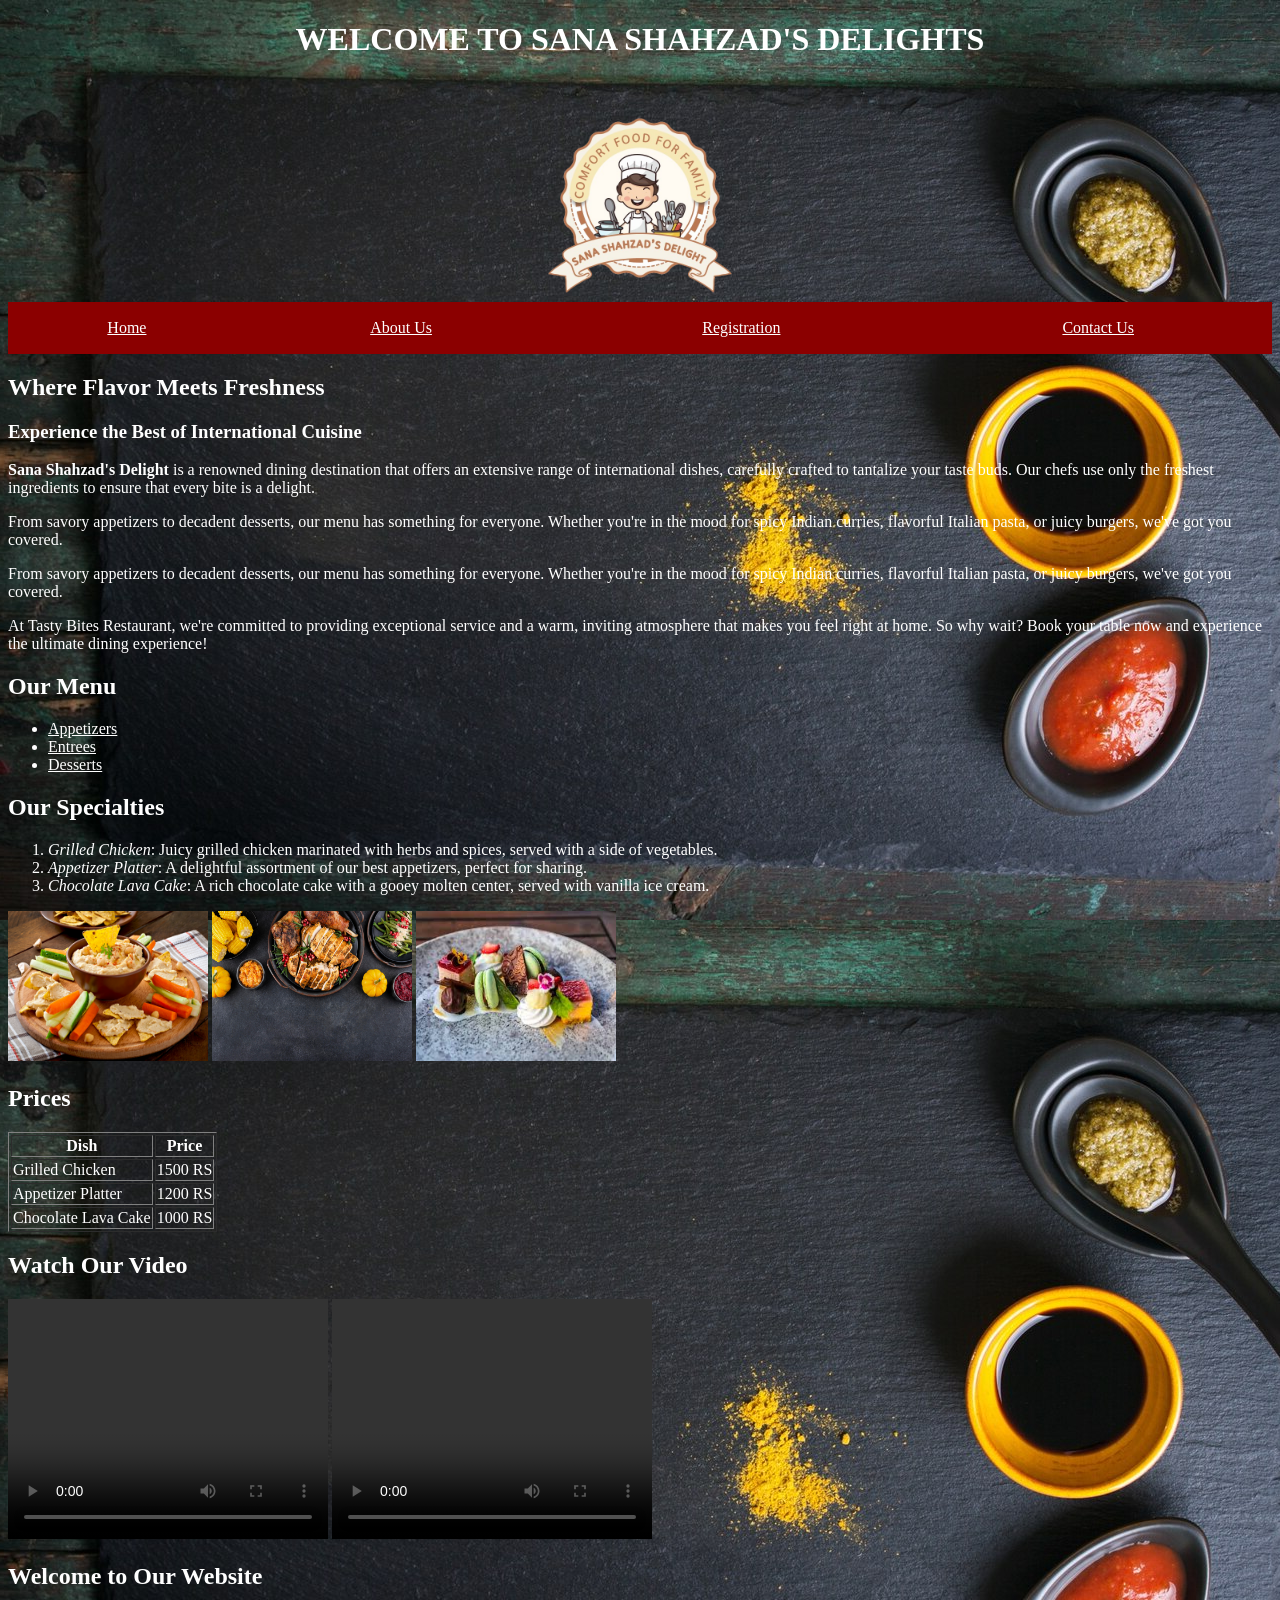
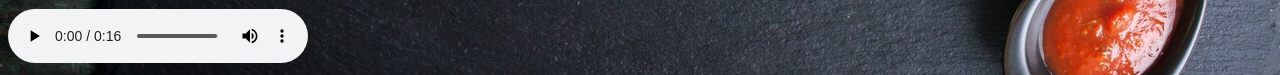
<file: projects/web/index.html>
<!DOCTYPE html>
<html lang="en">
<head>
   
    <title>Sana Shahzad's</title>
    
</head >
<h1 align="center">WELCOME TO SANA SHAHZAD'S DELIGHTS </h1>
<body background="./images/background.jpg">
    <body bgcolor="#000000" text="white" link="white" vlink="white" alink="yellow">

        <!-- Header Section -->
        <header align="center">
           
            <br>
            <img src="./logo/SANA_SHAHZAD_S_DELIGHT-removebg-preview.png" alt="Restaurant Logo" width="200">
        </header>
    
        <!-- Navigation Menu -->
        <table width="100%" bgcolor="#8b0000" cellpadding="15">
            <tr align="center">
                <td><a href="index.html">Home</a></td>
                <td><a href="AboutUs.html">About Us</a></td>
                <td><a href="Registration.html">Registration</a></td>
                <td><a href="ContactUs.html">Contact Us</a></td>
            </tr>
        </table>
   <h2>Where Flavor Meets Freshness</h2>
   <h3>Experience the Best of International Cuisine</h3>
<div>
    <p><b>Sana Shahzad's Delight</b> is a renowned dining destination that offers an extensive range of international dishes, carefully crafted to tantalize your taste buds. Our chefs use only the freshest ingredients to ensure that every bite is a delight.</p>
    <p>From savory appetizers to decadent desserts, our menu has something for everyone. Whether you're in the mood for spicy Indian curries, flavorful Italian pasta, or juicy burgers, we've got you covered.</p>
    <p>From savory appetizers to decadent desserts, our menu has something for everyone. Whether you're in the mood for spicy Indian curries, flavorful Italian pasta, or juicy burgers, we've got you covered.</p>
    <p>At Tasty Bites Restaurant, we're committed to providing exceptional service and a warm, inviting atmosphere that makes you feel right at home. So why wait? Book your table now and experience the ultimate dining experience!</p>
</div>
<div>
    <h2>Our Menu</h2>
    <ul>
        <li><a href="#appetizers">Appetizers</a></li>
        <li><a href="#entrees">Entrees</a></li>
        <li><a href="#desserts">Desserts</a></li>
    </ul>
</div>
<div>
    <h2>Our Specialties</h2>
    <ol>
               <li><i>Grilled Chicken</i>: Juicy grilled chicken marinated with herbs and spices, served with a side of vegetables.</li>
               <li><i>Appetizer Platter</i>: A delightful assortment of our best appetizers, perfect for sharing.</li>
               <li><i>Chocolate Lava Cake</i>: A rich chocolate cake with a gooey molten center, served with vanilla ice cream.</li>
    </ol>
</div>
<div>
    <img src="./images/appetizer.jpg" alt="Appetizer" width="200" height="150">
    <img src="./images/grilled chicken.jpg" alt="Entree" width="200" height="150">
    <img src="./images/download.jpg" alt="Dessert" width="200" height="150">
    
</div>
<div>
    <h2>Prices</h2>
    <table border = "1">
        <tr>
            <th>Dish</th>
            <th>Price</th>
        </tr>
        <tr>
            <td >Grilled Chicken</td>
            <td>1500 RS</td>
        </tr>
        <tr>
            <td>Appetizer Platter</td>
            <td>1200 RS</td>
        </tr>
        <tr>
            <td>Chocolate Lava Cake</td>
            <td>1000 RS</td>
        </tr>
    </table>
</div>
<h2>Watch Our Video</h2>
           <video width="320" height="240" controls>
               <source src="./video/grilled chicken.mp4">
               Your browser does not support the video tag.
           </video>
           <video width="320" height="240" controls>
            <source src="./video/appetizer.mp4">
            Your browser does not support the video tag.
        </video>
       </div>
       <div>
           <h2>Welcome to Our Website</h2>
           <audio controls>
               <source src="./audio/welcome-64347.mp3">
               Your browser does not support the audio tag.
           </audio>

</font>
</body>
</html>
</file>
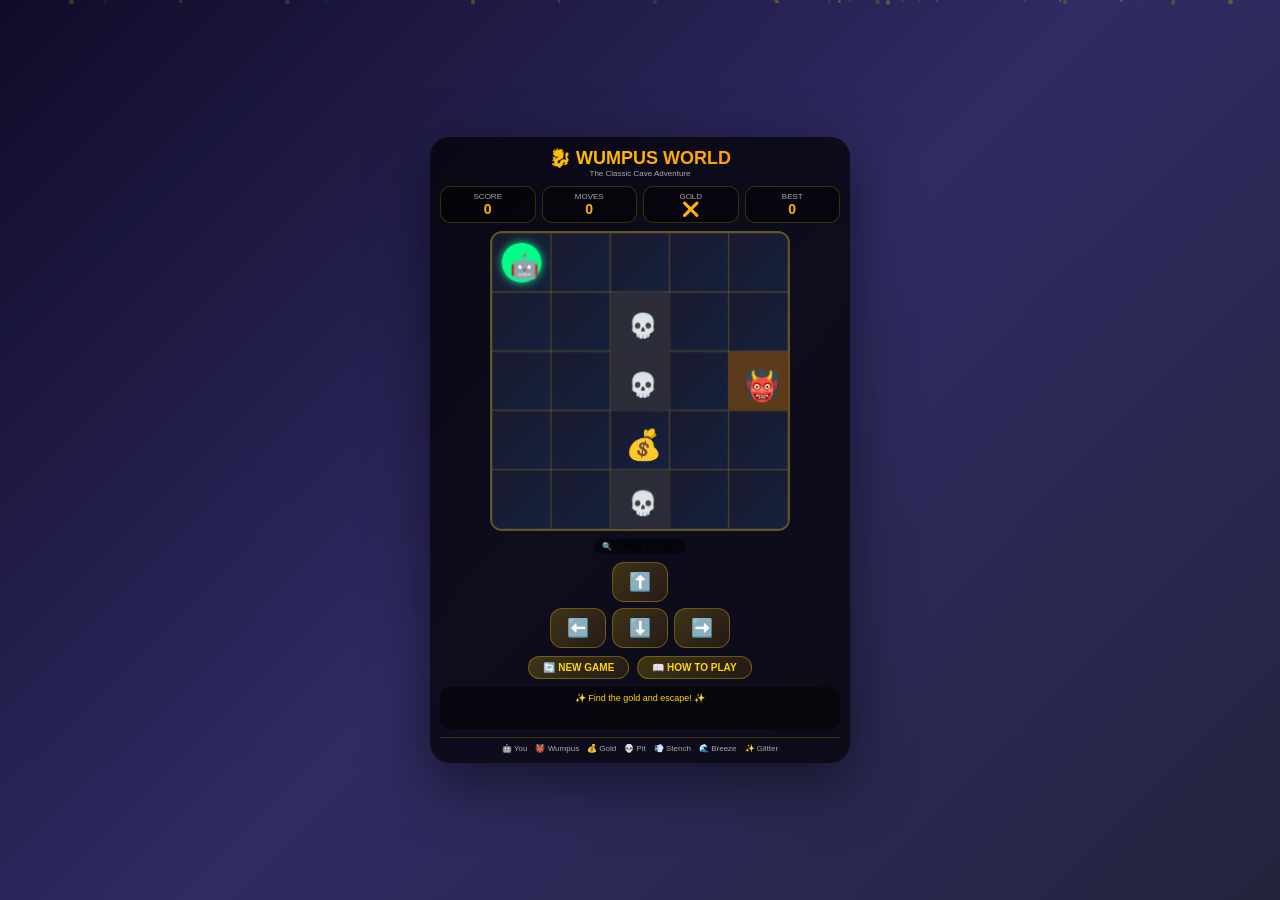
<file: projects/wumpus/index.html>
<!DOCTYPE html>
<html lang="en">
<head>
    <meta charset="UTF-8">
    <meta name="viewport" content="width=device-width, initial-scale=1.0, user-scalable=no">
    <title>🐉 Wumpus World - Complete</title>
    <style>
        * {
            margin: 0;
            padding: 0;
            box-sizing: border-box;
            -webkit-tap-highlight-color: transparent;
        }

        body {
            min-height: 100vh;
            background: linear-gradient(135deg, #0f0c29 0%, #302b63 50%, #24243e 100%);
            font-family: 'Segoe UI', sans-serif;
            display: flex;
            justify-content: center;
            align-items: center;
            padding: 8px;
        }

        /* Particles animation - FEATURE KEPT */
        .particles {
            position: fixed;
            top: 0;
            left: 0;
            width: 100%;
            height: 100%;
            pointer-events: none;
            z-index: 0;
        }

        .particle {
            position: absolute;
            background: rgba(255, 215, 0, 0.3);
            border-radius: 50%;
            animation: float 15s infinite linear;
        }

        @keyframes float {
            0% { transform: translateY(100vh) rotate(0deg); opacity: 0; }
            10% { opacity: 1; }
            90% { opacity: 1; }
            100% { transform: translateY(-100vh) rotate(360deg); opacity: 0; }
        }

        .game-container {
            background: rgba(0, 0, 0, 0.7);
            backdrop-filter: blur(10px);
            border-radius: 20px;
            padding: 10px;
            box-shadow: 0 20px 60px rgba(0, 0, 0, 0.5);
            z-index: 1;
            max-width: 420px;
            width: 100%;
        }

        .game-header {
            text-align: center;
            margin-bottom: 8px;
        }

        .game-title {
            font-size: 18px;
            font-weight: bold;
            background: linear-gradient(135deg, #ffd700, #ff8c00);
            -webkit-background-clip: text;
            background-clip: text;
            color: transparent;
        }

        .game-subtitle {
            color: #aaa;
            font-size: 8px;
        }

        .stats-panel {
            display: grid;
            grid-template-columns: repeat(4, 1fr);
            gap: 6px;
            margin-bottom: 8px;
        }

        .stat-card {
            background: rgba(0, 0, 0, 0.5);
            border-radius: 10px;
            padding: 5px;
            text-align: center;
            border: 1px solid rgba(255, 215, 0, 0.2);
        }

        .stat-label {
            font-size: 8px;
            color: #aaa;
        }

        .stat-value {
            font-size: 14px;
            font-weight: bold;
            background: linear-gradient(135deg, #ffd700, #ff8c00);
            -webkit-background-clip: text;
            background-clip: text;
            color: transparent;
        }

        .canvas-wrapper {
            display: flex;
            justify-content: center;
            margin-bottom: 8px;
        }

        canvas {
            background: linear-gradient(135deg, #1a1a2e 0%, #16213e 100%);
            border-radius: 12px;
            width: 100%;
            max-width: 300px;
            height: auto;
            border: 2px solid rgba(255, 215, 0, 0.3);
            cursor: pointer;
        }

        canvas:active {
            transform: scale(0.98);
        }

        .touch-controls {
            display: grid;
            grid-template-columns: repeat(3, 1fr);
            gap: 6px;
            max-width: 180px;
            margin: 8px auto;
        }

        .control-btn {
            background: linear-gradient(135deg, rgba(255, 215, 0, 0.2), rgba(255, 140, 0, 0.1));
            border: 1px solid rgba(255, 215, 0, 0.3);
            border-radius: 12px;
            padding: 8px;
            font-size: 18px;
            text-align: center;
            cursor: pointer;
            color: #ffd700;
        }

        .control-btn:active {
            transform: scale(0.92);
        }

        .action-buttons {
            display: flex;
            gap: 8px;
            justify-content: center;
            margin-top: 6px;
        }

        .action-btn {
            background: linear-gradient(135deg, rgba(255, 215, 0, 0.2), rgba(255, 140, 0, 0.1));
            border: 1px solid rgba(255, 215, 0, 0.3);
            border-radius: 20px;
            padding: 5px 14px;
            color: #ffd700;
            font-size: 10px;
            font-weight: bold;
            cursor: pointer;
        }

        .action-btn:active {
            transform: scale(0.95);
        }

        .message-area {
            margin-top: 8px;
            padding: 6px;
            background: rgba(0, 0, 0, 0.5);
            border-radius: 10px;
            text-align: center;
            min-height: 42px;
        }

        .game-message {
            font-size: 9px;
            color: #ffd700;
            animation: pulse 1s ease;
        }

        @keyframes pulse {
            0% { opacity: 0; transform: scale(0.9); }
            100% { opacity: 1; transform: scale(1); }
        }

        .percepts {
            display: flex;
            gap: 5px;
            justify-content: center;
            margin: 6px 0;
            flex-wrap: wrap;
        }

        .percept-badge {
            padding: 3px 8px;
            border-radius: 12px;
            font-size: 8px;
            background: rgba(0, 0, 0, 0.5);
        }

        .legend {
            display: flex;
            flex-wrap: wrap;
            gap: 8px;
            justify-content: center;
            margin-top: 8px;
            padding-top: 6px;
            border-top: 1px solid rgba(255, 215, 0, 0.2);
            font-size: 8px;
        }

        .legend-item {
            display: flex;
            align-items: center;
            gap: 3px;
            color: #aaa;
        }

        @keyframes glow {
            0% { box-shadow: 0 0 5px rgba(255, 215, 0, 0.3); }
            100% { box-shadow: 0 0 20px rgba(255, 215, 0, 0.6); }
        }

        .win-effect {
            animation: glow 0.5s ease infinite alternate;
        }

        .modal {
            display: none;
            position: fixed;
            top: 0;
            left: 0;
            width: 100%;
            height: 100%;
            background: rgba(0, 0, 0, 0.95);
            z-index: 1000;
            justify-content: center;
            align-items: center;
        }

        .modal-content {
            background: linear-gradient(135deg, #1a1a2e, #16213e);
            border-radius: 20px;
            padding: 15px;
            max-width: 280px;
            text-align: center;
            border: 2px solid #ffd700;
        }

        .modal-content h2 {
            color: #ffd700;
            font-size: 16px;
            margin-bottom: 8px;
        }

        .modal-content p {
            font-size: 9px;
            margin: 6px 0;
            color: white;
        }

        .close-modal {
            background: #ffd700;
            color: #1a1a2e;
            border: none;
            padding: 6px 18px;
            border-radius: 20px;
            font-weight: bold;
            margin-top: 8px;
            cursor: pointer;
        }
    </style>
</head>
<body>
    <div class="particles" id="particles"></div>

    <div class="game-container">
        <div class="game-header">
            <div class="game-title">🐉 WUMPUS WORLD</div>
            <div class="game-subtitle">The Classic Cave Adventure</div>
        </div>

        <div class="stats-panel">
            <div class="stat-card"><div class="stat-label">SCORE</div><div class="stat-value" id="score">0</div></div>
            <div class="stat-card"><div class="stat-label">MOVES</div><div class="stat-value" id="moves">0</div></div>
            <div class="stat-card"><div class="stat-label">GOLD</div><div class="stat-value" id="goldStatus">❌</div></div>
            <div class="stat-card"><div class="stat-label">BEST</div><div class="stat-value" id="bestScore">0</div></div>
        </div>

        <div class="canvas-wrapper">
            <canvas id="gameCanvas" width="300" height="300"></canvas>
        </div>

        <div class="percepts" id="percepts"></div>

        <div class="touch-controls">
            <div></div>
            <div class="control-btn" id="btnUp">⬆️</div>
            <div></div>
            <div class="control-btn" id="btnLeft">⬅️</div>
            <div class="control-btn" id="btnDown">⬇️</div>
            <div class="control-btn" id="btnRight">➡️</div>
        </div>

        <div class="action-buttons">
            <button class="action-btn" id="resetBtn">🔄 NEW GAME</button>
            <button class="action-btn" id="helpBtn">📖 HOW TO PLAY</button>
        </div>

        <div class="message-area">
            <div class="game-message" id="gameMessage">✨ Find the gold and escape! ✨</div>
        </div>

        <div class="legend">
            <div class="legend-item">🤖 You</div>
            <div class="legend-item">👹 Wumpus</div>
            <div class="legend-item">💰 Gold</div>
            <div class="legend-item">💀 Pit</div>
            <div class="legend-item">💨 Stench</div>
            <div class="legend-item">🌊 Breeze</div>
            <div class="legend-item">✨ Glitter</div>
        </div>
    </div>

    <div class="modal" id="helpModal">
        <div class="modal-content">
            <h2>📖 How to Play</h2>
            <p>🎯 Find <span style="color:#ffd700">💰 GOLD</span> and return to <span style="color:#00ff88">START</span></p>
            <p>💀 Avoid <span style="color:#ff6600">👹 WUMPUS</span> and <span style="color:#666">💀 PITS</span></p>
            <p>💨 Stench = Wumpus nearby<br>🌊 Breeze = Pit nearby<br>✨ Glitter = Gold here!</p>
            <p>🎮 Arrow keys or tap buttons | R to restart</p>
            <button class="close-modal" onclick="closeModal()">GOT IT!</button>
        </div>
    </div>

    <script>
        const SIZE = 5;
        let canvas = document.getElementById('gameCanvas');
        let ctx = canvas.getContext('2d');
        
        let agent = [0, 0];
        let wumpus = [2, 3];
        let gold = [4, 2];
        let pits = [];
        let hasGold = false;
        let score = 0;
        let moves = 0;
        let gameOver = false;
        let win = false;
        let bestScore = localStorage.getItem('wumpusBestScore') || 0;
        
        let scoreEl = document.getElementById('score');
        let movesEl = document.getElementById('moves');
        let goldStatusEl = document.getElementById('goldStatus');
        let bestScoreEl = document.getElementById('bestScore');
        let gameMessageEl = document.getElementById('gameMessage');
        let perceptsEl = document.getElementById('percepts');
        
        bestScoreEl.textContent = bestScore;
        
        function generateRandomPositions() {
            do { wumpus = [Math.floor(Math.random() * SIZE), Math.floor(Math.random() * SIZE)]; } 
            while (wumpus[0] === agent[0] && wumpus[1] === agent[1]);
            
            do { gold = [Math.floor(Math.random() * SIZE), Math.floor(Math.random() * SIZE)]; } 
            while ((gold[0] === agent[0] && gold[1] === agent[1]) || (gold[0] === wumpus[0] && gold[1] === wumpus[1]));
            
            pits = [];
            while (pits.length < 3) {
                let pit = [Math.floor(Math.random() * SIZE), Math.floor(Math.random() * SIZE)];
                let isOccupied = (pit[0] === agent[0] && pit[1] === agent[1]) ||
                                (pit[0] === wumpus[0] && pit[1] === wumpus[1]) ||
                                (pit[0] === gold[0] && pit[1] === gold[1]);
                let isDuplicate = pits.some(p => p[0] === pit[0] && p[1] === pit[1]);
                if (!isOccupied && !isDuplicate) pits.push(pit);
            }
        }
        
        function initGame() {
            agent = [0, 0];
            hasGold = false;
            score = 0;
            moves = 0;
            gameOver = false;
            win = false;
            generateRandomPositions();
            updateUI();
            gameMessageEl.textContent = "✨ Find the gold and escape! ✨";
            gameMessageEl.style.color = "#ffd700";
            draw();
            document.querySelector('.canvas-wrapper').classList.remove('win-effect');
        }
        
        function getPercepts() {
            let stench = Math.abs(agent[0] - wumpus[0]) + Math.abs(agent[1] - wumpus[1]) === 1;
            let breeze = pits.some(p => Math.abs(agent[0] - p[0]) + Math.abs(agent[1] - p[1]) === 1);
            let glitter = (agent[0] === gold[0] && agent[1] === gold[1] && !hasGold);
            return { stench, breeze, glitter };
        }
        
        function updatePerceptsDisplay() {
            let p = getPercepts();
            let html = '';
            if (p.stench) html += '<span class="percept-badge">💨 STENCH (Wumpus nearby!)</span>';
            if (p.breeze) html += '<span class="percept-badge">🌊 BREEZE (Pit nearby!)</span>';
            if (p.glitter) html += '<span class="percept-badge">✨ GLITTER (Gold here!)</span>';
            if (!html) html = '<span class="percept-badge">🔍 Nothing unusual...</span>';
            perceptsEl.innerHTML = html;
        }
        
        function updateUI() {
            scoreEl.textContent = score;
            movesEl.textContent = moves;
            goldStatusEl.textContent = hasGold ? '✅' : '❌';
            if (score > bestScore && !gameOver) {
                bestScore = score;
                bestScoreEl.textContent = bestScore;
                localStorage.setItem('wumpusBestScore', bestScore);
            }
            updatePerceptsDisplay();
        }
        
        function createMoveParticle() {
            for (let i = 0; i < 5; i++) {
                setTimeout(() => {
                    let particle = document.createElement('div');
                    particle.className = 'particle';
                    particle.style.left = Math.random() * 100 + '%';
                    particle.style.width = particle.style.height = Math.random() * 5 + 2 + 'px';
                    particle.style.animationDuration = Math.random() * 2 + 1 + 's';
                    particle.style.background = `rgba(255, 215, 0, ${Math.random() * 0.5})`;
                    document.querySelector('.particles').appendChild(particle);
                    setTimeout(() => particle.remove(), 2000);
                }, i * 50);
            }
        }
        
        function createGoldEffect() {
            for (let i = 0; i < 30; i++) {
                setTimeout(() => {
                    let particle = document.createElement('div');
                    particle.className = 'particle';
                    particle.style.left = Math.random() * 100 + '%';
                    particle.style.top = Math.random() * 100 + '%';
                    particle.style.width = particle.style.height = Math.random() * 8 + 3 + 'px';
                    particle.style.animationDuration = Math.random() * 1 + 0.5 + 's';
                    particle.style.background = `rgba(255, 215, 0, ${Math.random() * 0.8})`;
                    document.querySelector('.particles').appendChild(particle);
                    setTimeout(() => particle.remove(), 1000);
                }, i * 50);
            }
        }
        
        function createVictoryEffect() {
            for (let i = 0; i < 50; i++) {
                setTimeout(() => {
                    let particle = document.createElement('div');
                    particle.className = 'particle';
                    particle.style.left = Math.random() * 100 + '%';
                    particle.style.top = Math.random() * 100 + '%';
                    particle.style.width = particle.style.height = Math.random() * 10 + 3 + 'px';
                    particle.style.animationDuration = Math.random() * 2 + 0.5 + 's';
                    particle.style.background = `rgba(255, 215, 0, ${Math.random() * 1})`;
                    document.querySelector('.particles').appendChild(particle);
                    setTimeout(() => particle.remove(), 1500);
                }, i * 30);
            }
        }
        
        function move(dx, dy) {
            if (gameOver) return;
            
            let newRow = agent[0] + dy;
            let newCol = agent[1] + dx;
            
            if (newRow < 0 || newRow >= SIZE || newCol < 0 || newCol >= SIZE) {
                gameMessageEl.textContent = "❌ You hit a wall! Can't go that way!";
                gameMessageEl.style.color = "#ff6666";
                setTimeout(() => {
                    if (!gameOver) {
                        gameMessageEl.textContent = "✨ Keep exploring! ✨";
                        gameMessageEl.style.color = "#ffd700";
                    }
                }, 1000);
                return;
            }
            
            agent = [newRow, newCol];
            moves++;
            score--;
            updateUI();
            createMoveParticle();
            
            if (agent[0] === wumpus[0] && agent[1] === wumpus[1]) {
                gameOver = true;
                gameMessageEl.textContent = "💀 THE WUMPUS ATE YOU! GAME OVER! 💀";
                gameMessageEl.style.color = "#ff4444";
                draw();
                return;
            }
            
            if (pits.some(p => p[0] === agent[0] && p[1] === agent[1])) {
                gameOver = true;
                gameMessageEl.textContent = "💀 YOU FELL INTO A PIT! GAME OVER! 💀";
                gameMessageEl.style.color = "#ff4444";
                draw();
                return;
            }
            
            if (agent[0] === gold[0] && agent[1] === gold[1] && !hasGold) {
                hasGold = true;
                score += 1000;
                updateUI();
                gameMessageEl.textContent = "🎉 AMAZING! You found the GOLD! +1000 points! Now RETURN TO START! 🎉";
                gameMessageEl.style.color = "#ffd700";
                createGoldEffect();
            }
            
            if (hasGold && agent[0] === 0 && agent[1] === 0) {
                gameOver = true;
                win = true;
                gameMessageEl.textContent = `🏆 VICTORY! You escaped with the gold! FINAL SCORE: ${score} 🏆`;
                gameMessageEl.style.color = "#ffd700";
                document.querySelector('.canvas-wrapper').classList.add('win-effect');
                createVictoryEffect();
                if (score > bestScore) {
                    bestScore = score;
                    bestScoreEl.textContent = bestScore;
                    localStorage.setItem('wumpusBestScore', bestScore);
                }
            }
            draw();
        }
        
        function draw() {
            canvas.width = 300;
            canvas.height = 300;
            let cellSize = canvas.width / SIZE;
            
            ctx.clearRect(0, 0, canvas.width, canvas.height);
            
            for (let i = 0; i < SIZE; i++) {
                for (let j = 0; j < SIZE; j++) {
                    let gradient = ctx.createLinearGradient(j*cellSize, i*cellSize, (j+1)*cellSize, (i+1)*cellSize);
                    gradient.addColorStop(0, '#1a1a2e');
                    gradient.addColorStop(1, '#16213e');
                    ctx.fillStyle = gradient;
                    ctx.fillRect(j*cellSize, i*cellSize, cellSize, cellSize);
                    ctx.strokeStyle = 'rgba(255, 215, 0, 0.2)';
                    ctx.strokeRect(j*cellSize, i*cellSize, cellSize, cellSize);
                }
            }
            
            pits.forEach(pit => {
                ctx.fillStyle = '#2d2d3a';
                ctx.fillRect(pit[1]*cellSize, pit[0]*cellSize, cellSize, cellSize);
                ctx.font = `${cellSize * 0.4}px Arial`;
                ctx.fillStyle = '#666';
                ctx.fillText("💀", pit[1]*cellSize + cellSize*0.3, pit[0]*cellSize + cellSize*0.7);
            });
            
            ctx.fillStyle = '#5d3a1a';
            ctx.fillRect(wumpus[1]*cellSize, wumpus[0]*cellSize, cellSize, cellSize);
            ctx.font = `${cellSize * 0.5}px Arial`;
            ctx.fillStyle = '#ff6600';
            ctx.fillText("👹", wumpus[1]*cellSize + cellSize*0.25, wumpus[0]*cellSize + cellSize*0.75);
            
            if (!hasGold && !(agent[0] === gold[0] && agent[1] === gold[1])) {
                ctx.font = `${cellSize * 0.5}px Arial`;
                ctx.fillStyle = '#ffd700';
                ctx.fillText("💰", gold[1]*cellSize + cellSize*0.25, gold[0]*cellSize + cellSize*0.75);
            }
            
            let p = getPercepts();
            if (p.stench) {
                ctx.font = `${cellSize * 0.25}px Arial`;
                ctx.fillStyle = '#888';
                ctx.fillText("💨", agent[1]*cellSize + 5, agent[0]*cellSize + cellSize*0.3);
            }
            if (p.breeze) {
                ctx.font = `${cellSize * 0.25}px Arial`;
                ctx.fillStyle = '#4488ff';
                ctx.fillText("🌊", agent[1]*cellSize + cellSize*0.65, agent[0]*cellSize + cellSize*0.3);
            }
            if (p.glitter) {
                ctx.font = `${cellSize * 0.25}px Arial`;
                ctx.fillStyle = '#ffd700';
                ctx.fillText("✨", agent[1]*cellSize + cellSize*0.4, agent[0]*cellSize + cellSize*0.3);
            }
            
            ctx.shadowBlur = 8;
            ctx.shadowColor = '#00ff88';
            ctx.fillStyle = '#00ff88';
            ctx.beginPath();
            ctx.arc(agent[1]*cellSize + cellSize/2, agent[0]*cellSize + cellSize/2, cellSize/3, 0, 2*Math.PI);
            ctx.fill();
            ctx.shadowBlur = 0;
            ctx.font = `${cellSize * 0.4}px Arial`;
            ctx.fillStyle = '#000';
            ctx.fillText("🤖", agent[1]*cellSize + cellSize*0.3, agent[0]*cellSize + cellSize*0.7);
            
            if (gameOver) {
                ctx.fillStyle = 'rgba(0, 0, 0, 0.7)';
                ctx.fillRect(0, 0, canvas.width, canvas.height);
                ctx.font = `${cellSize * 0.45}px Arial`;
                ctx.fillStyle = win ? '#ffd700' : '#ff4444';
                ctx.textAlign = 'center';
                ctx.fillText(win ? '🏆 VICTORY! 🏆' : '💀 GAME OVER 💀', canvas.width/2, canvas.height/2);
                ctx.textAlign = 'left';
            }
        }
        
        function closeModal() {
            document.getElementById('helpModal').style.display = 'none';
        }
        
        document.getElementById('btnUp').addEventListener('click', () => move(0, -1));
        document.getElementById('btnDown').addEventListener('click', () => move(0, 1));
        document.getElementById('btnLeft').addEventListener('click', () => move(-1, 0));
        document.getElementById('btnRight').addEventListener('click', () => move(1, 0));
        document.getElementById('resetBtn').addEventListener('click', () => initGame());
        document.getElementById('helpBtn').addEventListener('click', () => {
            document.getElementById('helpModal').style.display = 'flex';
        });
        
        document.addEventListener('keydown', (e) => {
            if (e.key === 'ArrowUp') move(0, -1);
            if (e.key === 'ArrowDown') move(0, 1);
            if (e.key === 'ArrowLeft') move(-1, 0);
            if (e.key === 'ArrowRight') move(1, 0);
            if (e.key === 'r' || e.key === 'R') initGame();
            if (e.key === 'Escape') closeModal();
        });
        
        for (let i = 0; i < 30; i++) {
            let particle = document.createElement('div');
            particle.className = 'particle';
            particle.style.left = Math.random() * 100 + '%';
            particle.style.width = particle.style.height = Math.random() * 4 + 1 + 'px';
            particle.style.animationDelay = Math.random() * 15 + 's';
            particle.style.animationDuration = Math.random() * 10 + 5 + 's';
            particle.style.background = `rgba(255, 215, 0, ${Math.random() * 0.3})`;
            document.querySelector('.particles').appendChild(particle);
        }
        
        initGame();
    </script>
</body>
</html>
</file>
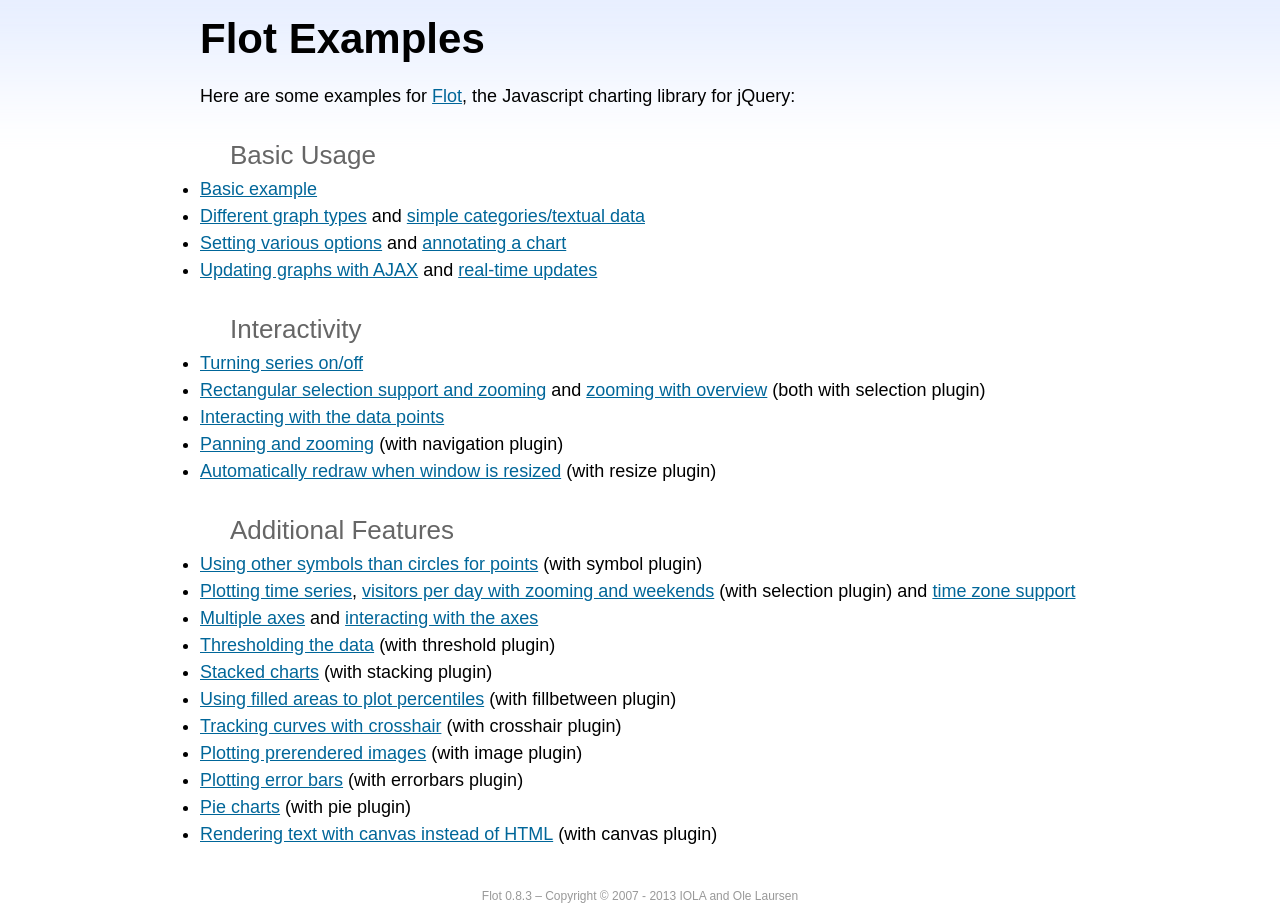
<file: projects/database/assets/plugins/flot/examples/index.html>
<!DOCTYPE html PUBLIC "-//W3C//DTD HTML 4.01//EN" "http://www.w3.org/TR/html4/strict.dtd">
<html>
<head>
	<meta http-equiv="Content-Type" content="text/html; charset=utf-8">
	<title>Flot Examples</title>
	<link href="examples.css" rel="stylesheet" type="text/css">
	<style>

	h3 {
		margin-top: 30px;
		margin-bottom: 5px;
	}

	</style>
	<script language="javascript" type="text/javascript" src="../jquery.js"></script>
	<script language="javascript" type="text/javascript" src="../jquery.flot.js"></script>
	<script type="text/javascript">

	$(function() {

		// Add the Flot version string to the footer

		$("#footer").prepend("Flot " + $.plot.version + " &ndash; ");
	});

	</script>
</head>
<body>

	<div id="header">
		<h2>Flot Examples</h2>
	</div>

	<div id="content">

		<p>Here are some examples for <a href="http://www.flotcharts.org">Flot</a>, the Javascript charting library for jQuery:</p>

		<h3>Basic Usage</h3>

		<ul>
			<li><a href="basic-usage/index.html">Basic example</a></li>
			<li><a href="series-types/index.html">Different graph types</a> and <a href="categories/index.html">simple categories/textual data</a></li>
			<li><a href="basic-options/index.html">Setting various options</a> and <a href="annotating/index.html">annotating a chart</a></li>
			<li><a href="ajax/index.html">Updating graphs with AJAX</a> and <a href="realtime/index.html">real-time updates</a></li>
		</ul>

		<h3>Interactivity</h3>

		<ul>
			<li><a href="series-toggle/index.html">Turning series on/off</a></li>
			<li><a href="selection/index.html">Rectangular selection support and zooming</a> and <a href="zooming/index.html">zooming with overview</a> (both with selection plugin)</li>
			<li><a href="interacting/index.html">Interacting with the data points</a></li>
			<li><a href="navigate/index.html">Panning and zooming</a> (with navigation plugin)</li>
			<li><a href="resize/index.html">Automatically redraw when window is resized</a> (with resize plugin)</li>
		</ul>

		<h3>Additional Features</h3>

		<ul>
			<li><a href="symbols/index.html">Using other symbols than circles for points</a> (with symbol plugin)</li>
			<li><a href="axes-time/index.html">Plotting time series</a>, <a href="visitors/index.html">visitors per day with zooming and weekends</a> (with selection plugin) and <a href="axes-time-zones/index.html">time zone support</a></li>
			<li><a href="axes-multiple/index.html">Multiple axes</a> and <a href="axes-interacting/index.html">interacting with the axes</a></li>
			<li><a href="threshold/index.html">Thresholding the data</a> (with threshold plugin)</li>
			<li><a href="stacking/index.html">Stacked charts</a> (with stacking plugin)</li>
			<li><a href="percentiles/index.html">Using filled areas to plot percentiles</a> (with fillbetween plugin)</li>
			<li><a href="tracking/index.html">Tracking curves with crosshair</a> (with crosshair plugin)</li>
			<li><a href="image/index.html">Plotting prerendered images</a> (with image plugin)</li>
			<li><a href="series-errorbars/index.html">Plotting error bars</a> (with errorbars plugin)</li>
			<li><a href="series-pie/index.html">Pie charts</a> (with pie plugin)</li>
			<li><a href="canvas/index.html">Rendering text with canvas instead of HTML</a> (with canvas plugin)</li>
		</ul>

	</div>

	<div id="footer">
		Copyright &copy; 2007 - 2013 IOLA and Ole Laursen
	</div>

</body>
</html>
</file>
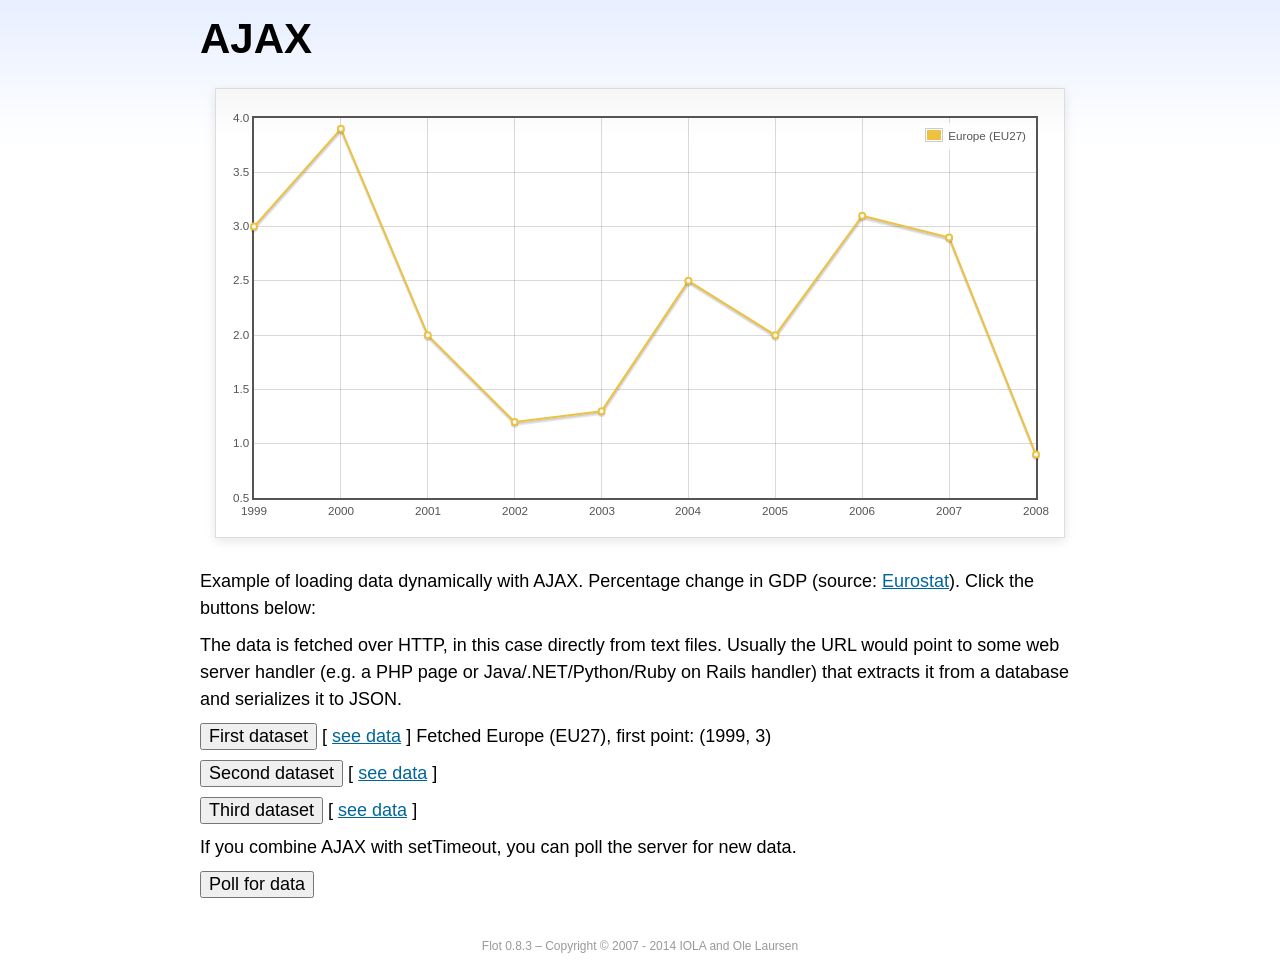
<file: projects/database/assets/plugins/flot/examples/ajax/index.html>
<!DOCTYPE html PUBLIC "-//W3C//DTD HTML 4.01//EN" "http://www.w3.org/TR/html4/strict.dtd">
<html>
<head>
	<meta http-equiv="Content-Type" content="text/html; charset=utf-8">
	<title>Flot Examples: AJAX</title>
	<link href="../examples.css" rel="stylesheet" type="text/css">
	<!--[if lte IE 8]><script language="javascript" type="text/javascript" src="../../excanvas.min.js"></script><![endif]-->
	<script language="javascript" type="text/javascript" src="../../jquery.js"></script>
	<script language="javascript" type="text/javascript" src="../../jquery.flot.js"></script>
	<script type="text/javascript">

	$(function() {

		var options = {
			lines: {
				show: true
			},
			points: {
				show: true
			},
			xaxis: {
				tickDecimals: 0,
				tickSize: 1
			}
		};

		var data = [];

		$.plot("#placeholder", data, options);

		// Fetch one series, adding to what we already have

		var alreadyFetched = {};

		$("button.fetchSeries").click(function () {

			var button = $(this);

			// Find the URL in the link right next to us, then fetch the data

			var dataurl = button.siblings("a").attr("href");

			function onDataReceived(series) {

				// Extract the first coordinate pair; jQuery has parsed it, so
				// the data is now just an ordinary JavaScript object

				var firstcoordinate = "(" + series.data[0][0] + ", " + series.data[0][1] + ")";
				button.siblings("span").text("Fetched " + series.label + ", first point: " + firstcoordinate);

				// Push the new data onto our existing data array

				if (!alreadyFetched[series.label]) {
					alreadyFetched[series.label] = true;
					data.push(series);
				}

				$.plot("#placeholder", data, options);
			}

			$.ajax({
				url: dataurl,
				type: "GET",
				dataType: "json",
				success: onDataReceived
			});
		});

		// Initiate a recurring data update

		$("button.dataUpdate").click(function () {

			data = [];
			alreadyFetched = {};

			$.plot("#placeholder", data, options);

			var iteration = 0;

			function fetchData() {

				++iteration;

				function onDataReceived(series) {

					// Load all the data in one pass; if we only got partial
					// data we could merge it with what we already have.

					data = [ series ];
					$.plot("#placeholder", data, options);
				}

				// Normally we call the same URL - a script connected to a
				// database - but in this case we only have static example
				// files, so we need to modify the URL.

				$.ajax({
					url: "data-eu-gdp-growth-" + iteration + ".json",
					type: "GET",
					dataType: "json",
					success: onDataReceived
				});

				if (iteration < 5) {
					setTimeout(fetchData, 1000);
				} else {
					data = [];
					alreadyFetched = {};
				}
			}

			setTimeout(fetchData, 1000);
		});

		// Load the first series by default, so we don't have an empty plot

		$("button.fetchSeries:first").click();

		// Add the Flot version string to the footer

		$("#footer").prepend("Flot " + $.plot.version + " &ndash; ");
	});

	</script>
</head>
<body>

	<div id="header">
		<h2>AJAX</h2>
	</div>

	<div id="content">

		<div class="demo-container">
			<div id="placeholder" class="demo-placeholder"></div>
		</div>

		<p>Example of loading data dynamically with AJAX. Percentage change in GDP (source: <a href="http://epp.eurostat.ec.europa.eu/tgm/table.do?tab=table&init=1&plugin=1&language=en&pcode=tsieb020">Eurostat</a>). Click the buttons below:</p>

		<p>The data is fetched over HTTP, in this case directly from text files. Usually the URL would point to some web server handler (e.g. a PHP page or Java/.NET/Python/Ruby on Rails handler) that extracts it from a database and serializes it to JSON.</p>

		<p>
			<button class="fetchSeries">First dataset</button>
			[ <a href="data-eu-gdp-growth.json">see data</a> ]
			<span></span>
		</p>

		<p>
			<button class="fetchSeries">Second dataset</button>
			[ <a href="data-japan-gdp-growth.json">see data</a> ]
			<span></span>
		</p>

		<p>
			<button class="fetchSeries">Third dataset</button>
			[ <a href="data-usa-gdp-growth.json">see data</a> ]
			<span></span>
		</p>

		<p>If you combine AJAX with setTimeout, you can poll the server for new data.</p>

		<p>
			<button class="dataUpdate">Poll for data</button>
		</p>

	</div>

	<div id="footer">
		Copyright &copy; 2007 - 2014 IOLA and Ole Laursen
	</div>

</body>
</html>
</file>
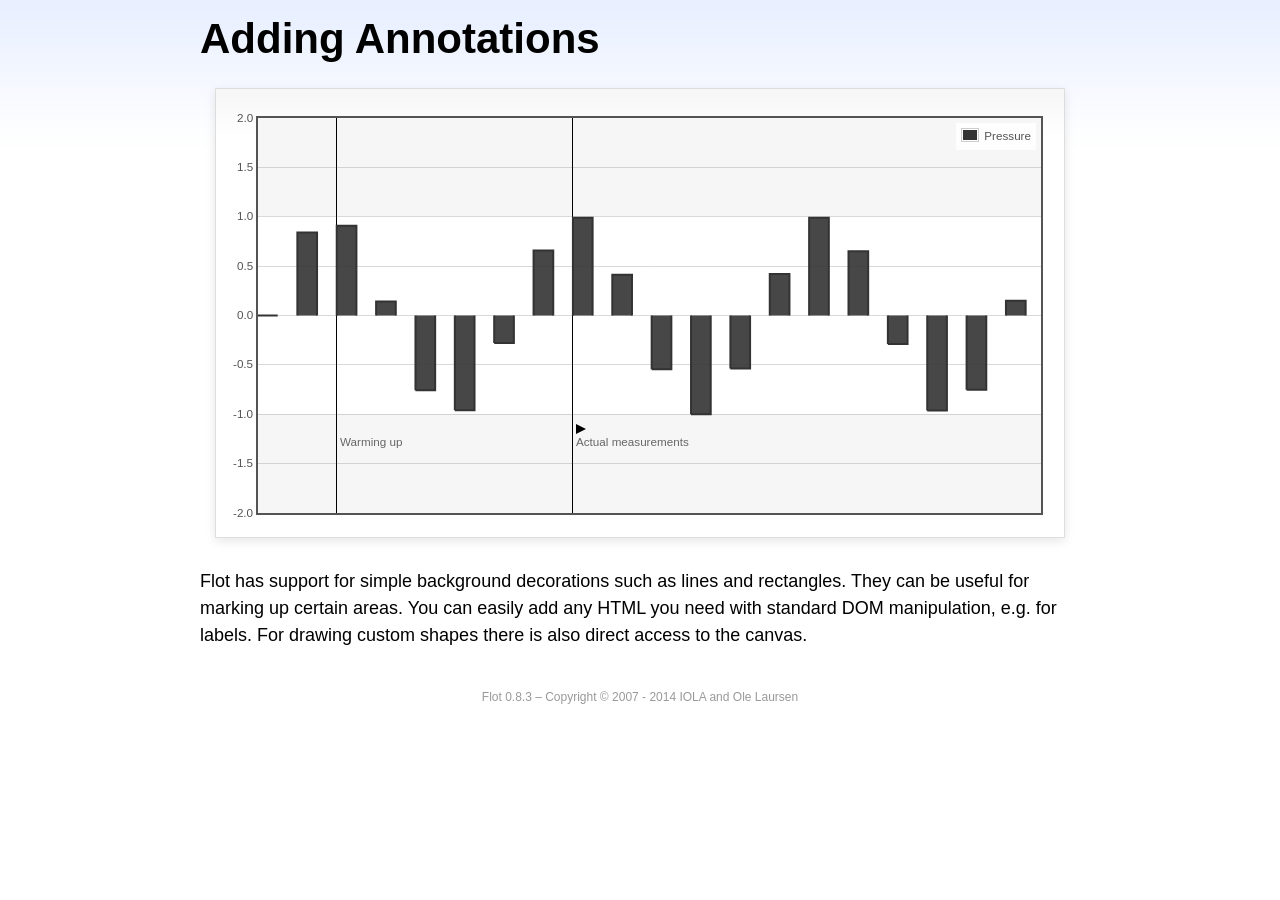
<file: projects/database/assets/plugins/flot/examples/annotating/index.html>
<!DOCTYPE html PUBLIC "-//W3C//DTD HTML 4.01//EN" "http://www.w3.org/TR/html4/strict.dtd">
<html>
<head>
	<meta http-equiv="Content-Type" content="text/html; charset=utf-8">
	<title>Flot Examples: Adding Annotations</title>
	<link href="../examples.css" rel="stylesheet" type="text/css">
	<!--[if lte IE 8]><script language="javascript" type="text/javascript" src="../../excanvas.min.js"></script><![endif]-->
	<script language="javascript" type="text/javascript" src="../../jquery.js"></script>
	<script language="javascript" type="text/javascript" src="../../jquery.flot.js"></script>
	<script type="text/javascript">

	$(function() {

		var d1 = [];
		for (var i = 0; i < 20; ++i) {
			d1.push([i, Math.sin(i)]);
		}

		var data = [{ data: d1, label: "Pressure", color: "#333" }];

		var markings = [
			{ color: "#f6f6f6", yaxis: { from: 1 } },
			{ color: "#f6f6f6", yaxis: { to: -1 } },
			{ color: "#000", lineWidth: 1, xaxis: { from: 2, to: 2 } },
			{ color: "#000", lineWidth: 1, xaxis: { from: 8, to: 8 } }
		];

		var placeholder = $("#placeholder");

		var plot = $.plot(placeholder, data, {
			bars: { show: true, barWidth: 0.5, fill: 0.9 },
			xaxis: { ticks: [], autoscaleMargin: 0.02 },
			yaxis: { min: -2, max: 2 },
			grid: { markings: markings }
		});

		var o = plot.pointOffset({ x: 2, y: -1.2});

		// Append it to the placeholder that Flot already uses for positioning

		placeholder.append("<div style='position:absolute;left:" + (o.left + 4) + "px;top:" + o.top + "px;color:#666;font-size:smaller'>Warming up</div>");

		o = plot.pointOffset({ x: 8, y: -1.2});
		placeholder.append("<div style='position:absolute;left:" + (o.left + 4) + "px;top:" + o.top + "px;color:#666;font-size:smaller'>Actual measurements</div>");

		// Draw a little arrow on top of the last label to demonstrate canvas
		// drawing

		var ctx = plot.getCanvas().getContext("2d");
		ctx.beginPath();
		o.left += 4;
		ctx.moveTo(o.left, o.top);
		ctx.lineTo(o.left, o.top - 10);
		ctx.lineTo(o.left + 10, o.top - 5);
		ctx.lineTo(o.left, o.top);
		ctx.fillStyle = "#000";
		ctx.fill();

		// Add the Flot version string to the footer

		$("#footer").prepend("Flot " + $.plot.version + " &ndash; ");
	});

	</script>
</head>
<body>

	<div id="header">
		<h2>Adding Annotations</h2>
	</div>

	<div id="content">

		<div class="demo-container">
			<div id="placeholder" class="demo-placeholder"></div>
		</div>

		<p>Flot has support for simple background decorations such as lines and rectangles. They can be useful for marking up certain areas. You can easily add any HTML you need with standard DOM manipulation, e.g. for labels. For drawing custom shapes there is also direct access to the canvas.</p>

	</div>

	<div id="footer">
		Copyright &copy; 2007 - 2014 IOLA and Ole Laursen
	</div>

</body>
</html>
</file>
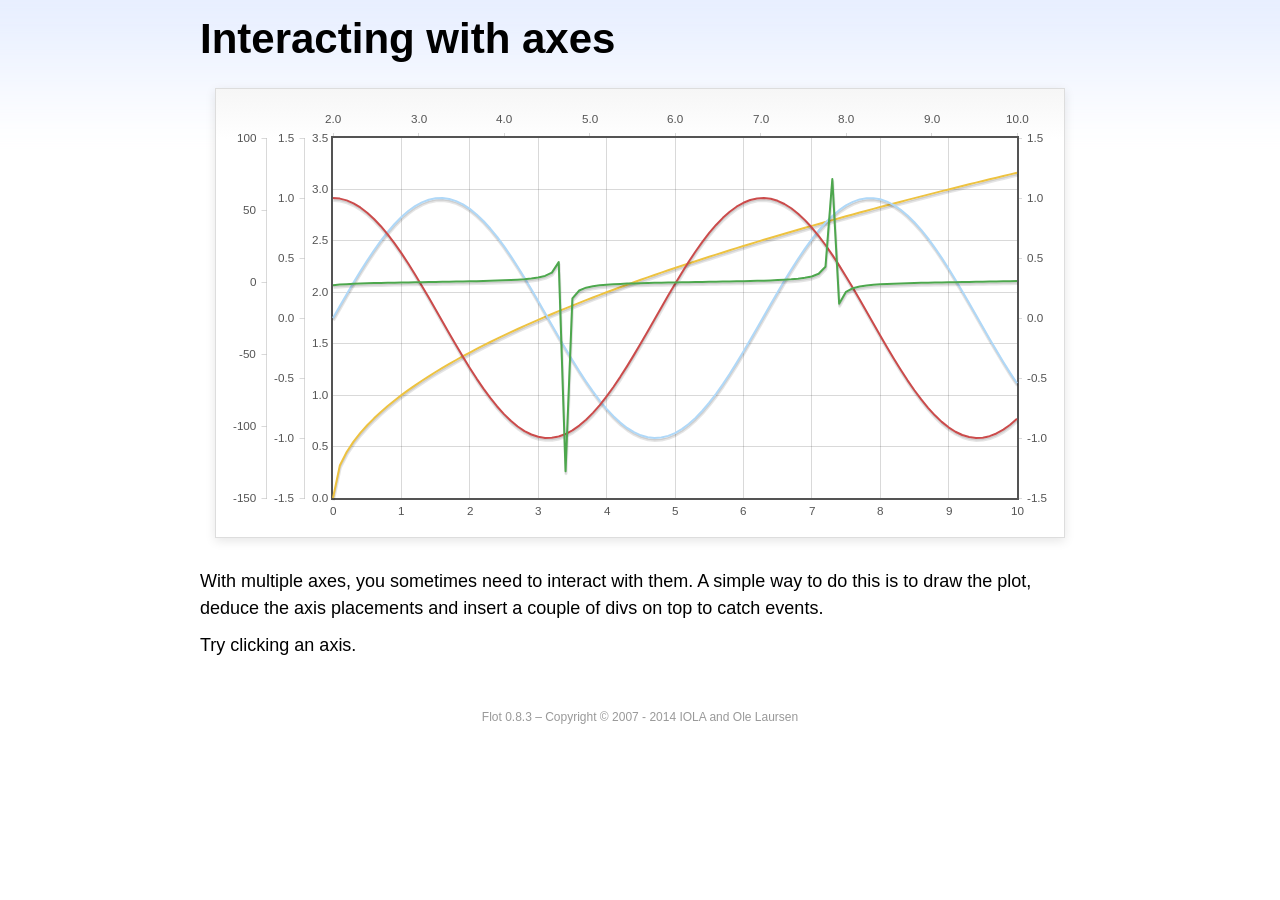
<file: projects/database/assets/plugins/flot/examples/axes-interacting/index.html>
<!DOCTYPE html PUBLIC "-//W3C//DTD HTML 4.01//EN" "http://www.w3.org/TR/html4/strict.dtd">
<html>
<head>
	<meta http-equiv="Content-Type" content="text/html; charset=utf-8">
	<title>Flot Examples: Interacting with axes</title>
	<link href="../examples.css" rel="stylesheet" type="text/css">
	<!--[if lte IE 8]><script language="javascript" type="text/javascript" src="../../excanvas.min.js"></script><![endif]-->
	<script language="javascript" type="text/javascript" src="../../jquery.js"></script>
	<script language="javascript" type="text/javascript" src="../../jquery.flot.js"></script>
	<script type="text/javascript">

	$(function() {

		function generate(start, end, fn) {
			var res = [];
			for (var i = 0; i <= 100; ++i) {
				var x = start + i / 100 * (end - start);
				res.push([x, fn(x)]);
			}
			return res;
		}

		var data = [
			{ data: generate(0, 10, function (x) { return Math.sqrt(x);}), xaxis: 1, yaxis:1 },
			{ data: generate(0, 10, function (x) { return Math.sin(x);}), xaxis: 1, yaxis:2 },
			{ data: generate(0, 10, function (x) { return Math.cos(x);}), xaxis: 1, yaxis:3 },
			{ data: generate(2, 10, function (x) { return Math.tan(x);}), xaxis: 2, yaxis: 4 }
		];

		var plot = $.plot("#placeholder", data, {
			xaxes: [
				{ position: 'bottom' },
				{ position: 'top'}
			],
			yaxes: [
				{ position: 'left' },
				{ position: 'left' },
				{ position: 'right' },
				{ position: 'left' }
			]
		});

		// Create a div for each axis

		$.each(plot.getAxes(), function (i, axis) {
			if (!axis.show)
				return;

			var box = axis.box;

			$("<div class='axisTarget' style='position:absolute; left:" + box.left + "px; top:" + box.top + "px; width:" + box.width +  "px; height:" + box.height + "px'></div>")
				.data("axis.direction", axis.direction)
				.data("axis.n", axis.n)
				.css({ backgroundColor: "#f00", opacity: 0, cursor: "pointer" })
				.appendTo(plot.getPlaceholder())
				.hover(
					function () { $(this).css({ opacity: 0.10 }) },
					function () { $(this).css({ opacity: 0 }) }
				)
				.click(function () {
					$("#click").text("You clicked the " + axis.direction + axis.n + "axis!")
				});
		});

		// Add the Flot version string to the footer

		$("#footer").prepend("Flot " + $.plot.version + " &ndash; ");
	});

	</script>
</head>
<body>

	<div id="header">
		<h2>Interacting with axes</h2>
	</div>

	<div id="content">

		<div class="demo-container">
			<div id="placeholder" class="demo-placeholder"></div>
		</div>

		<p>With multiple axes, you sometimes need to interact with them. A simple way to do this is to draw the plot, deduce the axis placements and insert a couple of divs on top to catch events.</p>

		<p>Try clicking an axis.</p>

		<p id="click"></p>

	</div>

	<div id="footer">
		Copyright &copy; 2007 - 2014 IOLA and Ole Laursen
	</div>

</body>
</html>
</file>
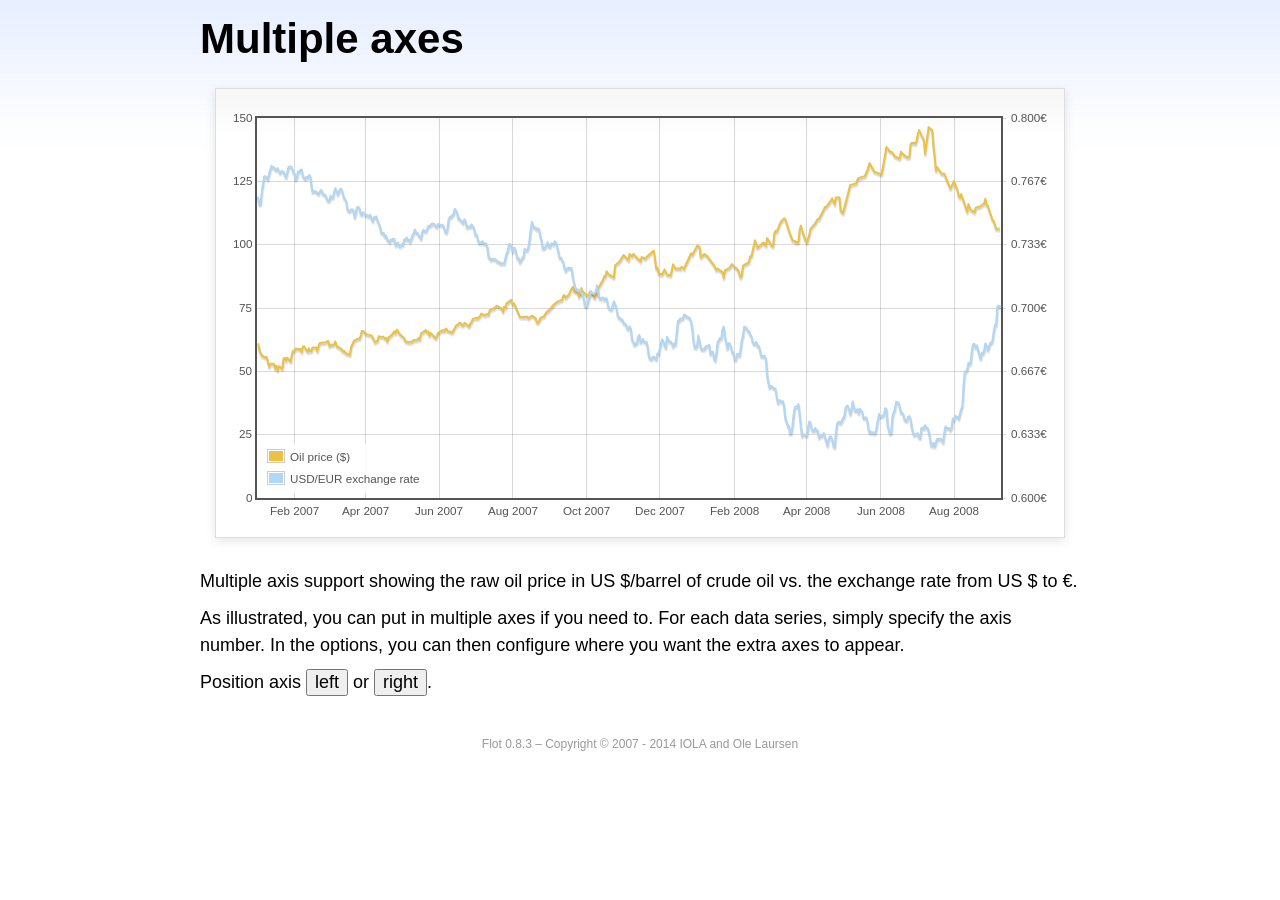
<file: projects/database/assets/plugins/flot/examples/axes-multiple/index.html>
<!DOCTYPE html PUBLIC "-//W3C//DTD HTML 4.01//EN" "http://www.w3.org/TR/html4/strict.dtd">
<html>
<head>
	<meta http-equiv="Content-Type" content="text/html; charset=utf-8">
	<title>Flot Examples: Multiple Axes</title>
	<link href="../examples.css" rel="stylesheet" type="text/css">
	<!--[if lte IE 8]><script language="javascript" type="text/javascript" src="../../excanvas.min.js"></script><![endif]-->
	<script language="javascript" type="text/javascript" src="../../jquery.js"></script>
	<script language="javascript" type="text/javascript" src="../../jquery.flot.js"></script>
	<script language="javascript" type="text/javascript" src="../../jquery.flot.time.js"></script>
	<script type="text/javascript">

	$(function() {

		var oilprices = [[1167692400000,61.05], [1167778800000,58.32], [1167865200000,57.35], [1167951600000,56.31], [1168210800000,55.55], [1168297200000,55.64], [1168383600000,54.02], [1168470000000,51.88], [1168556400000,52.99], [1168815600000,52.99], [1168902000000,51.21], [1168988400000,52.24], [1169074800000,50.48], [1169161200000,51.99], [1169420400000,51.13], [1169506800000,55.04], [1169593200000,55.37], [1169679600000,54.23], [1169766000000,55.42], [1170025200000,54.01], [1170111600000,56.97], [1170198000000,58.14], [1170284400000,58.14], [1170370800000,59.02], [1170630000000,58.74], [1170716400000,58.88], [1170802800000,57.71], [1170889200000,59.71], [1170975600000,59.89], [1171234800000,57.81], [1171321200000,59.06], [1171407600000,58.00], [1171494000000,57.99], [1171580400000,59.39], [1171839600000,59.39], [1171926000000,58.07], [1172012400000,60.07], [1172098800000,61.14], [1172444400000,61.39], [1172530800000,61.46], [1172617200000,61.79], [1172703600000,62.00], [1172790000000,60.07], [1173135600000,60.69], [1173222000000,61.82], [1173308400000,60.05], [1173654000000,58.91], [1173740400000,57.93], [1173826800000,58.16], [1173913200000,57.55], [1173999600000,57.11], [1174258800000,56.59], [1174345200000,59.61], [1174518000000,61.69], [1174604400000,62.28], [1174860000000,62.91], [1174946400000,62.93], [1175032800000,64.03], [1175119200000,66.03], [1175205600000,65.87], [1175464800000,64.64], [1175637600000,64.38], [1175724000000,64.28], [1175810400000,64.28], [1176069600000,61.51], [1176156000000,61.89], [1176242400000,62.01], [1176328800000,63.85], [1176415200000,63.63], [1176674400000,63.61], [1176760800000,63.10], [1176847200000,63.13], [1176933600000,61.83], [1177020000000,63.38], [1177279200000,64.58], [1177452000000,65.84], [1177538400000,65.06], [1177624800000,66.46], [1177884000000,64.40], [1178056800000,63.68], [1178143200000,63.19], [1178229600000,61.93], [1178488800000,61.47], [1178575200000,61.55], [1178748000000,61.81], [1178834400000,62.37], [1179093600000,62.46], [1179180000000,63.17], [1179266400000,62.55], [1179352800000,64.94], [1179698400000,66.27], [1179784800000,65.50], [1179871200000,65.77], [1179957600000,64.18], [1180044000000,65.20], [1180389600000,63.15], [1180476000000,63.49], [1180562400000,65.08], [1180908000000,66.30], [1180994400000,65.96], [1181167200000,66.93], [1181253600000,65.98], [1181599200000,65.35], [1181685600000,66.26], [1181858400000,68.00], [1182117600000,69.09], [1182204000000,69.10], [1182290400000,68.19], [1182376800000,68.19], [1182463200000,69.14], [1182722400000,68.19], [1182808800000,67.77], [1182895200000,68.97], [1182981600000,69.57], [1183068000000,70.68], [1183327200000,71.09], [1183413600000,70.92], [1183586400000,71.81], [1183672800000,72.81], [1183932000000,72.19], [1184018400000,72.56], [1184191200000,72.50], [1184277600000,74.15], [1184623200000,75.05], [1184796000000,75.92], [1184882400000,75.57], [1185141600000,74.89], [1185228000000,73.56], [1185314400000,75.57], [1185400800000,74.95], [1185487200000,76.83], [1185832800000,78.21], [1185919200000,76.53], [1186005600000,76.86], [1186092000000,76.00], [1186437600000,71.59], [1186696800000,71.47], [1186956000000,71.62], [1187042400000,71.00], [1187301600000,71.98], [1187560800000,71.12], [1187647200000,69.47], [1187733600000,69.26], [1187820000000,69.83], [1187906400000,71.09], [1188165600000,71.73], [1188338400000,73.36], [1188511200000,74.04], [1188856800000,76.30], [1189116000000,77.49], [1189461600000,78.23], [1189548000000,79.91], [1189634400000,80.09], [1189720800000,79.10], [1189980000000,80.57], [1190066400000,81.93], [1190239200000,83.32], [1190325600000,81.62], [1190584800000,80.95], [1190671200000,79.53], [1190757600000,80.30], [1190844000000,82.88], [1190930400000,81.66], [1191189600000,80.24], [1191276000000,80.05], [1191362400000,79.94], [1191448800000,81.44], [1191535200000,81.22], [1191794400000,79.02], [1191880800000,80.26], [1191967200000,80.30], [1192053600000,83.08], [1192140000000,83.69], [1192399200000,86.13], [1192485600000,87.61], [1192572000000,87.40], [1192658400000,89.47], [1192744800000,88.60], [1193004000000,87.56], [1193090400000,87.56], [1193176800000,87.10], [1193263200000,91.86], [1193612400000,93.53], [1193698800000,94.53], [1193871600000,95.93], [1194217200000,93.98], [1194303600000,96.37], [1194476400000,95.46], [1194562800000,96.32], [1195081200000,93.43], [1195167600000,95.10], [1195426800000,94.64], [1195513200000,95.10], [1196031600000,97.70], [1196118000000,94.42], [1196204400000,90.62], [1196290800000,91.01], [1196377200000,88.71], [1196636400000,88.32], [1196809200000,90.23], [1196982000000,88.28], [1197241200000,87.86], [1197327600000,90.02], [1197414000000,92.25], [1197586800000,90.63], [1197846000000,90.63], [1197932400000,90.49], [1198018800000,91.24], [1198105200000,91.06], [1198191600000,90.49], [1198710000000,96.62], [1198796400000,96.00], [1199142000000,99.62], [1199314800000,99.18], [1199401200000,95.09], [1199660400000,96.33], [1199833200000,95.67], [1200351600000,91.90], [1200438000000,90.84], [1200524400000,90.13], [1200610800000,90.57], [1200956400000,89.21], [1201042800000,86.99], [1201129200000,89.85], [1201474800000,90.99], [1201561200000,91.64], [1201647600000,92.33], [1201734000000,91.75], [1202079600000,90.02], [1202166000000,88.41], [1202252400000,87.14], [1202338800000,88.11], [1202425200000,91.77], [1202770800000,92.78], [1202857200000,93.27], [1202943600000,95.46], [1203030000000,95.46], [1203289200000,101.74], [1203462000000,98.81], [1203894000000,100.88], [1204066800000,99.64], [1204153200000,102.59], [1204239600000,101.84], [1204498800000,99.52], [1204585200000,99.52], [1204671600000,104.52], [1204758000000,105.47], [1204844400000,105.15], [1205103600000,108.75], [1205276400000,109.92], [1205362800000,110.33], [1205449200000,110.21], [1205708400000,105.68], [1205967600000,101.84], [1206313200000,100.86], [1206399600000,101.22], [1206486000000,105.90], [1206572400000,107.58], [1206658800000,105.62], [1206914400000,101.58], [1207000800000,100.98], [1207173600000,103.83], [1207260000000,106.23], [1207605600000,108.50], [1207778400000,110.11], [1207864800000,110.14], [1208210400000,113.79], [1208296800000,114.93], [1208383200000,114.86], [1208728800000,117.48], [1208815200000,118.30], [1208988000000,116.06], [1209074400000,118.52], [1209333600000,118.75], [1209420000000,113.46], [1209592800000,112.52], [1210024800000,121.84], [1210111200000,123.53], [1210197600000,123.69], [1210543200000,124.23], [1210629600000,125.80], [1210716000000,126.29], [1211148000000,127.05], [1211320800000,129.07], [1211493600000,132.19], [1211839200000,128.85], [1212357600000,127.76], [1212703200000,138.54], [1212962400000,136.80], [1213135200000,136.38], [1213308000000,134.86], [1213653600000,134.01], [1213740000000,136.68], [1213912800000,135.65], [1214172000000,134.62], [1214258400000,134.62], [1214344800000,134.62], [1214431200000,139.64], [1214517600000,140.21], [1214776800000,140.00], [1214863200000,140.97], [1214949600000,143.57], [1215036000000,145.29], [1215381600000,141.37], [1215468000000,136.04], [1215727200000,146.40], [1215986400000,145.18], [1216072800000,138.74], [1216159200000,134.60], [1216245600000,129.29], [1216332000000,130.65], [1216677600000,127.95], [1216850400000,127.95], [1217282400000,122.19], [1217455200000,124.08], [1217541600000,125.10], [1217800800000,121.41], [1217887200000,119.17], [1217973600000,118.58], [1218060000000,120.02], [1218405600000,114.45], [1218492000000,113.01], [1218578400000,116.00], [1218751200000,113.77], [1219010400000,112.87], [1219096800000,114.53], [1219269600000,114.98], [1219356000000,114.98], [1219701600000,116.27], [1219788000000,118.15], [1219874400000,115.59], [1219960800000,115.46], [1220306400000,109.71], [1220392800000,109.35], [1220565600000,106.23], [1220824800000,106.34]];

		var exchangerates = [[1167606000000,0.7580], [1167692400000,0.7580], [1167778800000,0.75470], [1167865200000,0.75490], [1167951600000,0.76130], [1168038000000,0.76550], [1168124400000,0.76930], [1168210800000,0.76940], [1168297200000,0.76880], [1168383600000,0.76780], [1168470000000,0.77080], [1168556400000,0.77270], [1168642800000,0.77490], [1168729200000,0.77410], [1168815600000,0.77410], [1168902000000,0.77320], [1168988400000,0.77270], [1169074800000,0.77370], [1169161200000,0.77240], [1169247600000,0.77120], [1169334000000,0.7720], [1169420400000,0.77210], [1169506800000,0.77170], [1169593200000,0.77040], [1169679600000,0.7690], [1169766000000,0.77110], [1169852400000,0.7740], [1169938800000,0.77450], [1170025200000,0.77450], [1170111600000,0.7740], [1170198000000,0.77160], [1170284400000,0.77130], [1170370800000,0.76780], [1170457200000,0.76880], [1170543600000,0.77180], [1170630000000,0.77180], [1170716400000,0.77280], [1170802800000,0.77290], [1170889200000,0.76980], [1170975600000,0.76850], [1171062000000,0.76810], [1171148400000,0.7690], [1171234800000,0.7690], [1171321200000,0.76980], [1171407600000,0.76990], [1171494000000,0.76510], [1171580400000,0.76130], [1171666800000,0.76160], [1171753200000,0.76140], [1171839600000,0.76140], [1171926000000,0.76070], [1172012400000,0.76020], [1172098800000,0.76110], [1172185200000,0.76220], [1172271600000,0.76150], [1172358000000,0.75980], [1172444400000,0.75980], [1172530800000,0.75920], [1172617200000,0.75730], [1172703600000,0.75660], [1172790000000,0.75670], [1172876400000,0.75910], [1172962800000,0.75820], [1173049200000,0.75850], [1173135600000,0.76130], [1173222000000,0.76310], [1173308400000,0.76150], [1173394800000,0.760], [1173481200000,0.76130], [1173567600000,0.76270], [1173654000000,0.76270], [1173740400000,0.76080], [1173826800000,0.75830], [1173913200000,0.75750], [1173999600000,0.75620], [1174086000000,0.7520], [1174172400000,0.75120], [1174258800000,0.75120], [1174345200000,0.75170], [1174431600000,0.7520], [1174518000000,0.75110], [1174604400000,0.7480], [1174690800000,0.75090], [1174777200000,0.75310], [1174860000000,0.75310], [1174946400000,0.75270], [1175032800000,0.74980], [1175119200000,0.74930], [1175205600000,0.75040], [1175292000000,0.750], [1175378400000,0.74910], [1175464800000,0.74910], [1175551200000,0.74850], [1175637600000,0.74840], [1175724000000,0.74920], [1175810400000,0.74710], [1175896800000,0.74590], [1175983200000,0.74770], [1176069600000,0.74770], [1176156000000,0.74830], [1176242400000,0.74580], [1176328800000,0.74480], [1176415200000,0.7430], [1176501600000,0.73990], [1176588000000,0.73950], [1176674400000,0.73950], [1176760800000,0.73780], [1176847200000,0.73820], [1176933600000,0.73620], [1177020000000,0.73550], [1177106400000,0.73480], [1177192800000,0.73610], [1177279200000,0.73610], [1177365600000,0.73650], [1177452000000,0.73620], [1177538400000,0.73310], [1177624800000,0.73390], [1177711200000,0.73440], [1177797600000,0.73270], [1177884000000,0.73270], [1177970400000,0.73360], [1178056800000,0.73330], [1178143200000,0.73590], [1178229600000,0.73590], [1178316000000,0.73720], [1178402400000,0.7360], [1178488800000,0.7360], [1178575200000,0.7350], [1178661600000,0.73650], [1178748000000,0.73840], [1178834400000,0.73950], [1178920800000,0.74130], [1179007200000,0.73970], [1179093600000,0.73960], [1179180000000,0.73850], [1179266400000,0.73780], [1179352800000,0.73660], [1179439200000,0.740], [1179525600000,0.74110], [1179612000000,0.74060], [1179698400000,0.74050], [1179784800000,0.74140], [1179871200000,0.74310], [1179957600000,0.74310], [1180044000000,0.74380], [1180130400000,0.74430], [1180216800000,0.74430], [1180303200000,0.74430], [1180389600000,0.74340], [1180476000000,0.74290], [1180562400000,0.74420], [1180648800000,0.7440], [1180735200000,0.74390], [1180821600000,0.74370], [1180908000000,0.74370], [1180994400000,0.74290], [1181080800000,0.74030], [1181167200000,0.73990], [1181253600000,0.74180], [1181340000000,0.74680], [1181426400000,0.7480], [1181512800000,0.7480], [1181599200000,0.7490], [1181685600000,0.74940], [1181772000000,0.75220], [1181858400000,0.75150], [1181944800000,0.75020], [1182031200000,0.74720], [1182117600000,0.74720], [1182204000000,0.74620], [1182290400000,0.74550], [1182376800000,0.74490], [1182463200000,0.74670], [1182549600000,0.74580], [1182636000000,0.74270], [1182722400000,0.74270], [1182808800000,0.7430], [1182895200000,0.74290], [1182981600000,0.7440], [1183068000000,0.7430], [1183154400000,0.74220], [1183240800000,0.73880], [1183327200000,0.73880], [1183413600000,0.73690], [1183500000000,0.73450], [1183586400000,0.73450], [1183672800000,0.73450], [1183759200000,0.73520], [1183845600000,0.73410], [1183932000000,0.73410], [1184018400000,0.7340], [1184104800000,0.73240], [1184191200000,0.72720], [1184277600000,0.72640], [1184364000000,0.72550], [1184450400000,0.72580], [1184536800000,0.72580], [1184623200000,0.72560], [1184709600000,0.72570], [1184796000000,0.72470], [1184882400000,0.72430], [1184968800000,0.72440], [1185055200000,0.72350], [1185141600000,0.72350], [1185228000000,0.72350], [1185314400000,0.72350], [1185400800000,0.72620], [1185487200000,0.72880], [1185573600000,0.73010], [1185660000000,0.73370], [1185746400000,0.73370], [1185832800000,0.73240], [1185919200000,0.72970], [1186005600000,0.73170], [1186092000000,0.73150], [1186178400000,0.72880], [1186264800000,0.72630], [1186351200000,0.72630], [1186437600000,0.72420], [1186524000000,0.72530], [1186610400000,0.72640], [1186696800000,0.7270], [1186783200000,0.73120], [1186869600000,0.73050], [1186956000000,0.73050], [1187042400000,0.73180], [1187128800000,0.73580], [1187215200000,0.74090], [1187301600000,0.74540], [1187388000000,0.74370], [1187474400000,0.74240], [1187560800000,0.74240], [1187647200000,0.74150], [1187733600000,0.74190], [1187820000000,0.74140], [1187906400000,0.73770], [1187992800000,0.73550], [1188079200000,0.73150], [1188165600000,0.73150], [1188252000000,0.7320], [1188338400000,0.73320], [1188424800000,0.73460], [1188511200000,0.73280], [1188597600000,0.73230], [1188684000000,0.7340], [1188770400000,0.7340], [1188856800000,0.73360], [1188943200000,0.73510], [1189029600000,0.73460], [1189116000000,0.73210], [1189202400000,0.72940], [1189288800000,0.72660], [1189375200000,0.72660], [1189461600000,0.72540], [1189548000000,0.72420], [1189634400000,0.72130], [1189720800000,0.71970], [1189807200000,0.72090], [1189893600000,0.7210], [1189980000000,0.7210], [1190066400000,0.7210], [1190152800000,0.72090], [1190239200000,0.71590], [1190325600000,0.71330], [1190412000000,0.71050], [1190498400000,0.70990], [1190584800000,0.70990], [1190671200000,0.70930], [1190757600000,0.70930], [1190844000000,0.70760], [1190930400000,0.7070], [1191016800000,0.70490], [1191103200000,0.70120], [1191189600000,0.70110], [1191276000000,0.70190], [1191362400000,0.70460], [1191448800000,0.70630], [1191535200000,0.70890], [1191621600000,0.70770], [1191708000000,0.70770], [1191794400000,0.70770], [1191880800000,0.70910], [1191967200000,0.71180], [1192053600000,0.70790], [1192140000000,0.70530], [1192226400000,0.7050], [1192312800000,0.70550], [1192399200000,0.70550], [1192485600000,0.70450], [1192572000000,0.70510], [1192658400000,0.70510], [1192744800000,0.70170], [1192831200000,0.70], [1192917600000,0.69950], [1193004000000,0.69940], [1193090400000,0.70140], [1193176800000,0.70360], [1193263200000,0.70210], [1193349600000,0.70020], [1193436000000,0.69670], [1193522400000,0.6950], [1193612400000,0.6950], [1193698800000,0.69390], [1193785200000,0.6940], [1193871600000,0.69220], [1193958000000,0.69190], [1194044400000,0.69140], [1194130800000,0.68940], [1194217200000,0.68910], [1194303600000,0.69040], [1194390000000,0.6890], [1194476400000,0.68340], [1194562800000,0.68230], [1194649200000,0.68070], [1194735600000,0.68150], [1194822000000,0.68150], [1194908400000,0.68470], [1194994800000,0.68590], [1195081200000,0.68220], [1195167600000,0.68270], [1195254000000,0.68370], [1195340400000,0.68230], [1195426800000,0.68220], [1195513200000,0.68220], [1195599600000,0.67920], [1195686000000,0.67460], [1195772400000,0.67350], [1195858800000,0.67310], [1195945200000,0.67420], [1196031600000,0.67440], [1196118000000,0.67390], [1196204400000,0.67310], [1196290800000,0.67610], [1196377200000,0.67610], [1196463600000,0.67850], [1196550000000,0.68180], [1196636400000,0.68360], [1196722800000,0.68230], [1196809200000,0.68050], [1196895600000,0.67930], [1196982000000,0.68490], [1197068400000,0.68330], [1197154800000,0.68250], [1197241200000,0.68250], [1197327600000,0.68160], [1197414000000,0.67990], [1197500400000,0.68130], [1197586800000,0.68090], [1197673200000,0.68680], [1197759600000,0.69330], [1197846000000,0.69330], [1197932400000,0.69450], [1198018800000,0.69440], [1198105200000,0.69460], [1198191600000,0.69640], [1198278000000,0.69650], [1198364400000,0.69560], [1198450800000,0.69560], [1198537200000,0.6950], [1198623600000,0.69480], [1198710000000,0.69280], [1198796400000,0.68870], [1198882800000,0.68240], [1198969200000,0.67940], [1199055600000,0.67940], [1199142000000,0.68030], [1199228400000,0.68550], [1199314800000,0.68240], [1199401200000,0.67910], [1199487600000,0.67830], [1199574000000,0.67850], [1199660400000,0.67850], [1199746800000,0.67970], [1199833200000,0.680], [1199919600000,0.68030], [1200006000000,0.68050], [1200092400000,0.6760], [1200178800000,0.6770], [1200265200000,0.6770], [1200351600000,0.67360], [1200438000000,0.67260], [1200524400000,0.67640], [1200610800000,0.68210], [1200697200000,0.68310], [1200783600000,0.68420], [1200870000000,0.68420], [1200956400000,0.68870], [1201042800000,0.69030], [1201129200000,0.68480], [1201215600000,0.68240], [1201302000000,0.67880], [1201388400000,0.68140], [1201474800000,0.68140], [1201561200000,0.67970], [1201647600000,0.67690], [1201734000000,0.67650], [1201820400000,0.67330], [1201906800000,0.67290], [1201993200000,0.67580], [1202079600000,0.67580], [1202166000000,0.6750], [1202252400000,0.6780], [1202338800000,0.68330], [1202425200000,0.68560], [1202511600000,0.69030], [1202598000000,0.68960], [1202684400000,0.68960], [1202770800000,0.68820], [1202857200000,0.68790], [1202943600000,0.68620], [1203030000000,0.68520], [1203116400000,0.68230], [1203202800000,0.68130], [1203289200000,0.68130], [1203375600000,0.68220], [1203462000000,0.68020], [1203548400000,0.68020], [1203634800000,0.67840], [1203721200000,0.67480], [1203807600000,0.67470], [1203894000000,0.67470], [1203980400000,0.67480], [1204066800000,0.67330], [1204153200000,0.6650], [1204239600000,0.66110], [1204326000000,0.65830], [1204412400000,0.6590], [1204498800000,0.6590], [1204585200000,0.65810], [1204671600000,0.65780], [1204758000000,0.65740], [1204844400000,0.65320], [1204930800000,0.65020], [1205017200000,0.65140], [1205103600000,0.65140], [1205190000000,0.65070], [1205276400000,0.6510], [1205362800000,0.64890], [1205449200000,0.64240], [1205535600000,0.64060], [1205622000000,0.63820], [1205708400000,0.63820], [1205794800000,0.63410], [1205881200000,0.63440], [1205967600000,0.63780], [1206054000000,0.64390], [1206140400000,0.64780], [1206226800000,0.64810], [1206313200000,0.64810], [1206399600000,0.64940], [1206486000000,0.64380], [1206572400000,0.63770], [1206658800000,0.63290], [1206745200000,0.63360], [1206831600000,0.63330], [1206914400000,0.63330], [1207000800000,0.6330], [1207087200000,0.63710], [1207173600000,0.64030], [1207260000000,0.63960], [1207346400000,0.63640], [1207432800000,0.63560], [1207519200000,0.63560], [1207605600000,0.63680], [1207692000000,0.63570], [1207778400000,0.63540], [1207864800000,0.6320], [1207951200000,0.63320], [1208037600000,0.63280], [1208124000000,0.63310], [1208210400000,0.63420], [1208296800000,0.63210], [1208383200000,0.63020], [1208469600000,0.62780], [1208556000000,0.63080], [1208642400000,0.63240], [1208728800000,0.63240], [1208815200000,0.63070], [1208901600000,0.62770], [1208988000000,0.62690], [1209074400000,0.63350], [1209160800000,0.63920], [1209247200000,0.640], [1209333600000,0.64010], [1209420000000,0.63960], [1209506400000,0.64070], [1209592800000,0.64230], [1209679200000,0.64290], [1209765600000,0.64720], [1209852000000,0.64850], [1209938400000,0.64860], [1210024800000,0.64670], [1210111200000,0.64440], [1210197600000,0.64670], [1210284000000,0.65090], [1210370400000,0.64780], [1210456800000,0.64610], [1210543200000,0.64610], [1210629600000,0.64680], [1210716000000,0.64490], [1210802400000,0.6470], [1210888800000,0.64610], [1210975200000,0.64520], [1211061600000,0.64220], [1211148000000,0.64220], [1211234400000,0.64250], [1211320800000,0.64140], [1211407200000,0.63660], [1211493600000,0.63460], [1211580000000,0.6350], [1211666400000,0.63460], [1211752800000,0.63460], [1211839200000,0.63430], [1211925600000,0.63460], [1212012000000,0.63790], [1212098400000,0.64160], [1212184800000,0.64420], [1212271200000,0.64310], [1212357600000,0.64310], [1212444000000,0.64350], [1212530400000,0.6440], [1212616800000,0.64730], [1212703200000,0.64690], [1212789600000,0.63860], [1212876000000,0.63560], [1212962400000,0.6340], [1213048800000,0.63460], [1213135200000,0.6430], [1213221600000,0.64520], [1213308000000,0.64670], [1213394400000,0.65060], [1213480800000,0.65040], [1213567200000,0.65030], [1213653600000,0.64810], [1213740000000,0.64510], [1213826400000,0.6450], [1213912800000,0.64410], [1213999200000,0.64140], [1214085600000,0.64090], [1214172000000,0.64090], [1214258400000,0.64280], [1214344800000,0.64310], [1214431200000,0.64180], [1214517600000,0.63710], [1214604000000,0.63490], [1214690400000,0.63330], [1214776800000,0.63340], [1214863200000,0.63380], [1214949600000,0.63420], [1215036000000,0.6320], [1215122400000,0.63180], [1215208800000,0.6370], [1215295200000,0.63680], [1215381600000,0.63680], [1215468000000,0.63830], [1215554400000,0.63710], [1215640800000,0.63710], [1215727200000,0.63550], [1215813600000,0.6320], [1215900000000,0.62770], [1215986400000,0.62760], [1216072800000,0.62910], [1216159200000,0.62740], [1216245600000,0.62930], [1216332000000,0.63110], [1216418400000,0.6310], [1216504800000,0.63120], [1216591200000,0.63120], [1216677600000,0.63040], [1216764000000,0.62940], [1216850400000,0.63480], [1216936800000,0.63780], [1217023200000,0.63680], [1217109600000,0.63680], [1217196000000,0.63680], [1217282400000,0.6360], [1217368800000,0.6370], [1217455200000,0.64180], [1217541600000,0.64110], [1217628000000,0.64350], [1217714400000,0.64270], [1217800800000,0.64270], [1217887200000,0.64190], [1217973600000,0.64460], [1218060000000,0.64680], [1218146400000,0.64870], [1218232800000,0.65940], [1218319200000,0.66660], [1218405600000,0.66660], [1218492000000,0.66780], [1218578400000,0.67120], [1218664800000,0.67050], [1218751200000,0.67180], [1218837600000,0.67840], [1218924000000,0.68110], [1219010400000,0.68110], [1219096800000,0.67940], [1219183200000,0.68040], [1219269600000,0.67810], [1219356000000,0.67560], [1219442400000,0.67350], [1219528800000,0.67630], [1219615200000,0.67620], [1219701600000,0.67770], [1219788000000,0.68150], [1219874400000,0.68020], [1219960800000,0.6780], [1220047200000,0.67960], [1220133600000,0.68170], [1220220000000,0.68170], [1220306400000,0.68320], [1220392800000,0.68770], [1220479200000,0.69120], [1220565600000,0.69140], [1220652000000,0.70090], [1220738400000,0.70120], [1220824800000,0.7010], [1220911200000,0.70050]];

		function euroFormatter(v, axis) {
			return v.toFixed(axis.tickDecimals) + "€";
		}

		function doPlot(position) {
			$.plot("#placeholder", [
				{ data: oilprices, label: "Oil price ($)" },
				{ data: exchangerates, label: "USD/EUR exchange rate", yaxis: 2 }
			], {
				xaxes: [ { mode: "time" } ],
				yaxes: [ { min: 0 }, {
					// align if we are to the right
					alignTicksWithAxis: position == "right" ? 1 : null,
					position: position,
					tickFormatter: euroFormatter
				} ],
				legend: { position: "sw" }
			});
		}

		doPlot("right");

		$("button").click(function () {
			doPlot($(this).text());
		});

		// Add the Flot version string to the footer

		$("#footer").prepend("Flot " + $.plot.version + " &ndash; ");
	});

	</script>
</head>
<body>

	<div id="header">
		<h2>Multiple axes</h2>
	</div>

	<div id="content">

		<div class="demo-container">
			<div id="placeholder" class="demo-placeholder"></div>
		</div>

		<p>Multiple axis support showing the raw oil price in US $/barrel of crude oil vs. the exchange rate from US $ to €.</p>

		<p>As illustrated, you can put in multiple axes if you need to. For each data series, simply specify the axis number. In the options, you can then configure where you want the extra axes to appear.</p>

		<p>Position axis <button>left</button> or <button>right</button>.</p>

	</div>

	<div id="footer">
		Copyright &copy; 2007 - 2014 IOLA and Ole Laursen
	</div>

</body>
</html>
</file>
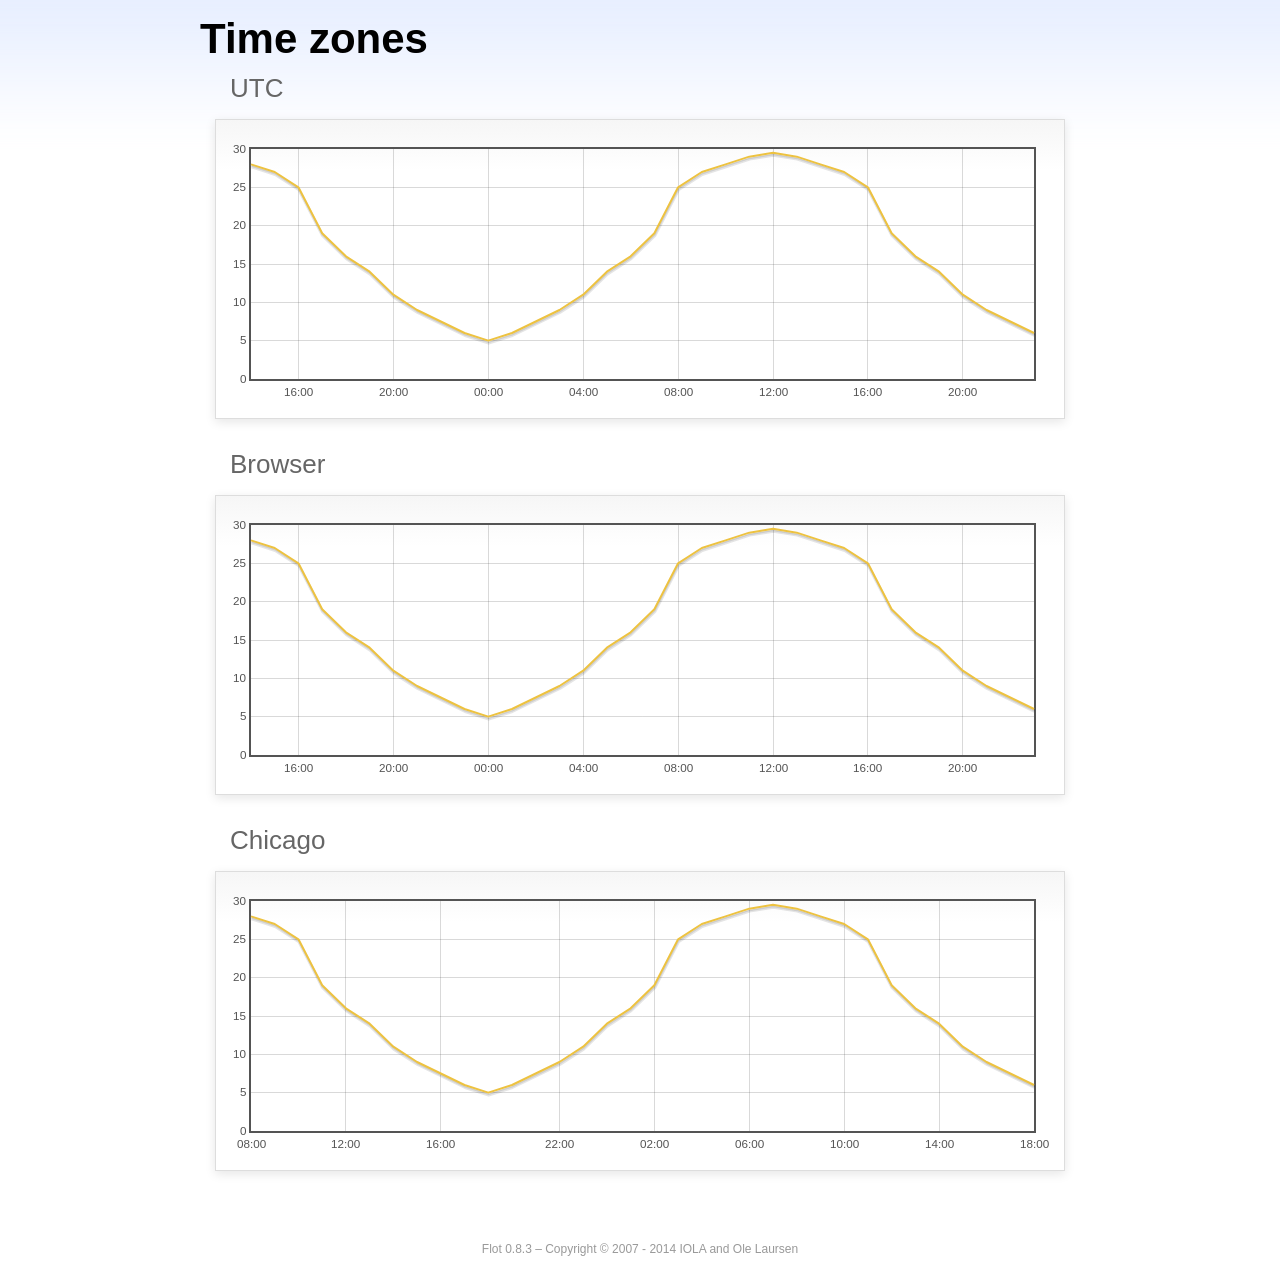
<file: projects/database/assets/plugins/flot/examples/axes-time-zones/index.html>
<!DOCTYPE html PUBLIC "-//W3C//DTD HTML 4.01//EN" "http://www.w3.org/TR/html4/strict.dtd">
<html>
<head>
	<meta http-equiv="Content-Type" content="text/html; charset=utf-8">
	<title>Flot Examples: Time zones</title>
	<link href="../examples.css" rel="stylesheet" type="text/css">
	<!--[if lte IE 8]><script language="javascript" type="text/javascript" src="../../excanvas.min.js"></script><![endif]-->
	<script language="javascript" type="text/javascript" src="../../jquery.js"></script>
	<script language="javascript" type="text/javascript" src="../../jquery.flot.js"></script>
	<script language="javascript" type="text/javascript" src="../../jquery.flot.time.js"></script>
	<script language="javascript" type="text/javascript" src="date.js"></script>
	<script type="text/javascript">

	$(function() {

		timezoneJS.timezone.zoneFileBasePath = "tz";
		timezoneJS.timezone.defaultZoneFile = [];
		timezoneJS.timezone.init({async: false});

		var d = [
			[Date.UTC(2011, 2, 12, 14, 0, 0), 28],
			[Date.UTC(2011, 2, 12, 15, 0, 0), 27],
			[Date.UTC(2011, 2, 12, 16, 0, 0), 25],
			[Date.UTC(2011, 2, 12, 17, 0, 0), 19],
			[Date.UTC(2011, 2, 12, 18, 0, 0), 16],
			[Date.UTC(2011, 2, 12, 19, 0, 0), 14],
			[Date.UTC(2011, 2, 12, 20, 0, 0), 11],
			[Date.UTC(2011, 2, 12, 21, 0, 0), 9],
			[Date.UTC(2011, 2, 12, 22, 0, 0), 7.5],
			[Date.UTC(2011, 2, 12, 23, 0, 0), 6],
			[Date.UTC(2011, 2, 13, 0, 0, 0), 5],
			[Date.UTC(2011, 2, 13, 1, 0, 0), 6],
			[Date.UTC(2011, 2, 13, 2, 0, 0), 7.5],
			[Date.UTC(2011, 2, 13, 3, 0, 0), 9],
			[Date.UTC(2011, 2, 13, 4, 0, 0), 11],
			[Date.UTC(2011, 2, 13, 5, 0, 0), 14],
			[Date.UTC(2011, 2, 13, 6, 0, 0), 16],
			[Date.UTC(2011, 2, 13, 7, 0, 0), 19],
			[Date.UTC(2011, 2, 13, 8, 0, 0), 25],
			[Date.UTC(2011, 2, 13, 9, 0, 0), 27],
			[Date.UTC(2011, 2, 13, 10, 0, 0), 28],
			[Date.UTC(2011, 2, 13, 11, 0, 0), 29],
			[Date.UTC(2011, 2, 13, 12, 0, 0), 29.5],
			[Date.UTC(2011, 2, 13, 13, 0, 0), 29],
			[Date.UTC(2011, 2, 13, 14, 0, 0), 28],
			[Date.UTC(2011, 2, 13, 15, 0, 0), 27],
			[Date.UTC(2011, 2, 13, 16, 0, 0), 25],
			[Date.UTC(2011, 2, 13, 17, 0, 0), 19],
			[Date.UTC(2011, 2, 13, 18, 0, 0), 16],
			[Date.UTC(2011, 2, 13, 19, 0, 0), 14],
			[Date.UTC(2011, 2, 13, 20, 0, 0), 11],
			[Date.UTC(2011, 2, 13, 21, 0, 0), 9],
			[Date.UTC(2011, 2, 13, 22, 0, 0), 7.5],
			[Date.UTC(2011, 2, 13, 23, 0, 0), 6]
		];

		var plot = $.plot("#placeholderUTC", [d], {
			xaxis: {
				mode: "time"
			}
		});

		var plot = $.plot("#placeholderLocal", [d], {
			xaxis: {
				mode: "time",
				timezone: "browser"
			}
		});

		var plot = $.plot("#placeholderChicago", [d], {
			xaxis: {
				mode: "time",
				timezone: "America/Chicago"
			}
		});

		// Add the Flot version string to the footer

		$("#footer").prepend("Flot " + $.plot.version + " &ndash; ");
	});

	</script>
</head>
<body>

	<div id="header">
		<h2>Time zones</h2>
	</div>

	<div id="content">

		<h3>UTC</h3>
		<div class="demo-container" style="height: 300px;">
			<div id="placeholderUTC" class="demo-placeholder"></div>
		</div>

		<h3>Browser</h3>
		<div class="demo-container" style="height: 300px;">
			<div id="placeholderLocal" class="demo-placeholder"></div>
		</div>

		<h3>Chicago</h3>
		<div class="demo-container" style="height: 300px;">
			<div id="placeholderChicago" class="demo-placeholder"></div>
		</div>

	</div>

	<div id="footer">
		Copyright &copy; 2007 - 2014 IOLA and Ole Laursen
	</div>

</body>
</html>
</file>
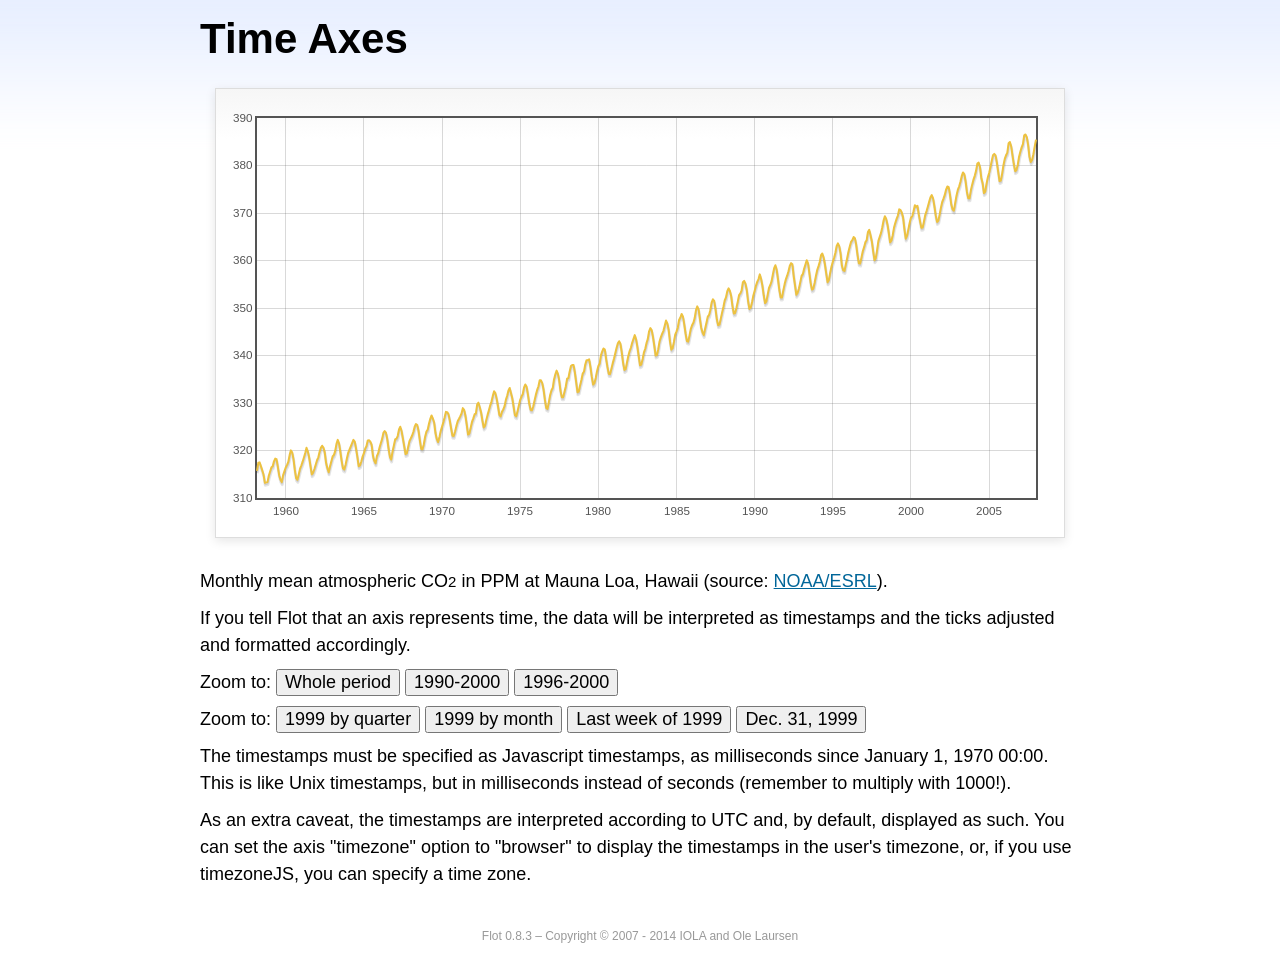
<file: projects/database/assets/plugins/flot/examples/axes-time/index.html>
<!DOCTYPE html PUBLIC "-//W3C//DTD HTML 4.01//EN" "http://www.w3.org/TR/html4/strict.dtd">
<html>
<head>
	<meta http-equiv="Content-Type" content="text/html; charset=utf-8">
	<title>Flot Examples: Time Axes</title>
	<link href="../examples.css" rel="stylesheet" type="text/css">
	<!--[if lte IE 8]><script language="javascript" type="text/javascript" src="../../excanvas.min.js"></script><![endif]-->
	<script language="javascript" type="text/javascript" src="../../jquery.js"></script>
	<script language="javascript" type="text/javascript" src="../../jquery.flot.js"></script>
	<script language="javascript" type="text/javascript" src="../../jquery.flot.time.js"></script>
	<script type="text/javascript">

	$(function() {

		var d = [[-373597200000, 315.71], [-370918800000, 317.45], [-368326800000, 317.50], [-363056400000, 315.86], [-360378000000, 314.93], [-357699600000, 313.19], [-352429200000, 313.34], [-349837200000, 314.67], [-347158800000, 315.58], [-344480400000, 316.47], [-342061200000, 316.65], [-339382800000, 317.71], [-336790800000, 318.29], [-334112400000, 318.16], [-331520400000, 316.55], [-328842000000, 314.80], [-326163600000, 313.84], [-323571600000, 313.34], [-320893200000, 314.81], [-318301200000, 315.59], [-315622800000, 316.43], [-312944400000, 316.97], [-310438800000, 317.58], [-307760400000, 319.03], [-305168400000, 320.03], [-302490000000, 319.59], [-299898000000, 318.18], [-297219600000, 315.91], [-294541200000, 314.16], [-291949200000, 313.83], [-289270800000, 315.00], [-286678800000, 316.19], [-284000400000, 316.89], [-281322000000, 317.70], [-278902800000, 318.54], [-276224400000, 319.48], [-273632400000, 320.58], [-270954000000, 319.78], [-268362000000, 318.58], [-265683600000, 316.79], [-263005200000, 314.99], [-260413200000, 315.31], [-257734800000, 316.10], [-255142800000, 317.01], [-252464400000, 317.94], [-249786000000, 318.56], [-247366800000, 319.69], [-244688400000, 320.58], [-242096400000, 321.01], [-239418000000, 320.61], [-236826000000, 319.61], [-234147600000, 317.40], [-231469200000, 316.26], [-228877200000, 315.42], [-226198800000, 316.69], [-223606800000, 317.69], [-220928400000, 318.74], [-218250000000, 319.08], [-215830800000, 319.86], [-213152400000, 321.39], [-210560400000, 322.24], [-207882000000, 321.47], [-205290000000, 319.74], [-202611600000, 317.77], [-199933200000, 316.21], [-197341200000, 315.99], [-194662800000, 317.07], [-192070800000, 318.36], [-189392400000, 319.57], [-178938000000, 322.23], [-176259600000, 321.89], [-173667600000, 320.44], [-170989200000, 318.70], [-168310800000, 316.70], [-165718800000, 316.87], [-163040400000, 317.68], [-160448400000, 318.71], [-157770000000, 319.44], [-155091600000, 320.44], [-152672400000, 320.89], [-149994000000, 322.13], [-147402000000, 322.16], [-144723600000, 321.87], [-142131600000, 321.21], [-139453200000, 318.87], [-136774800000, 317.81], [-134182800000, 317.30], [-131504400000, 318.87], [-128912400000, 319.42], [-126234000000, 320.62], [-123555600000, 321.59], [-121136400000, 322.39], [-118458000000, 323.70], [-115866000000, 324.07], [-113187600000, 323.75], [-110595600000, 322.40], [-107917200000, 320.37], [-105238800000, 318.64], [-102646800000, 318.10], [-99968400000, 319.79], [-97376400000, 321.03], [-94698000000, 322.33], [-92019600000, 322.50], [-89600400000, 323.04], [-86922000000, 324.42], [-84330000000, 325.00], [-81651600000, 324.09], [-79059600000, 322.55], [-76381200000, 320.92], [-73702800000, 319.26], [-71110800000, 319.39], [-68432400000, 320.72], [-65840400000, 321.96], [-63162000000, 322.57], [-60483600000, 323.15], [-57978000000, 323.89], [-55299600000, 325.02], [-52707600000, 325.57], [-50029200000, 325.36], [-47437200000, 324.14], [-44758800000, 322.11], [-42080400000, 320.33], [-39488400000, 320.25], [-36810000000, 321.32], [-34218000000, 322.90], [-31539600000, 324.00], [-28861200000, 324.42], [-26442000000, 325.64], [-23763600000, 326.66], [-21171600000, 327.38], [-18493200000, 326.70], [-15901200000, 325.89], [-13222800000, 323.67], [-10544400000, 322.38], [-7952400000, 321.78], [-5274000000, 322.85], [-2682000000, 324.12], [-3600000, 325.06], [2674800000, 325.98], [5094000000, 326.93], [7772400000, 328.13], [10364400000, 328.07], [13042800000, 327.66], [15634800000, 326.35], [18313200000, 324.69], [20991600000, 323.10], [23583600000, 323.07], [26262000000, 324.01], [28854000000, 325.13], [31532400000, 326.17], [34210800000, 326.68], [36630000000, 327.18], [39308400000, 327.78], [41900400000, 328.92], [44578800000, 328.57], [47170800000, 327.37], [49849200000, 325.43], [52527600000, 323.36], [55119600000, 323.56], [57798000000, 324.80], [60390000000, 326.01], [63068400000, 326.77], [65746800000, 327.63], [68252400000, 327.75], [70930800000, 329.72], [73522800000, 330.07], [76201200000, 329.09], [78793200000, 328.05], [81471600000, 326.32], [84150000000, 324.84], [86742000000, 325.20], [89420400000, 326.50], [92012400000, 327.55], [94690800000, 328.54], [97369200000, 329.56], [99788400000, 330.30], [102466800000, 331.50], [105058800000, 332.48], [107737200000, 332.07], [110329200000, 330.87], [113007600000, 329.31], [115686000000, 327.51], [118278000000, 327.18], [120956400000, 328.16], [123548400000, 328.64], [126226800000, 329.35], [128905200000, 330.71], [131324400000, 331.48], [134002800000, 332.65], [136594800000, 333.16], [139273200000, 332.06], [141865200000, 330.99], [144543600000, 329.17], [147222000000, 327.41], [149814000000, 327.20], [152492400000, 328.33], [155084400000, 329.50], [157762800000, 330.68], [160441200000, 331.41], [162860400000, 331.85], [165538800000, 333.29], [168130800000, 333.91], [170809200000, 333.40], [173401200000, 331.78], [176079600000, 329.88], [178758000000, 328.57], [181350000000, 328.46], [184028400000, 329.26], [189298800000, 331.71], [191977200000, 332.76], [194482800000, 333.48], [197161200000, 334.78], [199753200000, 334.78], [202431600000, 334.17], [205023600000, 332.78], [207702000000, 330.64], [210380400000, 328.95], [212972400000, 328.77], [215650800000, 330.23], [218242800000, 331.69], [220921200000, 332.70], [223599600000, 333.24], [226018800000, 334.96], [228697200000, 336.04], [231289200000, 336.82], [233967600000, 336.13], [236559600000, 334.73], [239238000000, 332.52], [241916400000, 331.19], [244508400000, 331.19], [247186800000, 332.35], [249778800000, 333.47], [252457200000, 335.11], [255135600000, 335.26], [257554800000, 336.60], [260233200000, 337.77], [262825200000, 338.00], [265503600000, 337.99], [268095600000, 336.48], [270774000000, 334.37], [273452400000, 332.27], [276044400000, 332.41], [278722800000, 333.76], [281314800000, 334.83], [283993200000, 336.21], [286671600000, 336.64], [289090800000, 338.12], [291769200000, 339.02], [294361200000, 339.02], [297039600000, 339.20], [299631600000, 337.58], [302310000000, 335.55], [304988400000, 333.89], [307580400000, 334.14], [310258800000, 335.26], [312850800000, 336.71], [315529200000, 337.81], [318207600000, 338.29], [320713200000, 340.04], [323391600000, 340.86], [325980000000, 341.47], [328658400000, 341.26], [331250400000, 339.29], [333928800000, 337.60], [336607200000, 336.12], [339202800000, 336.08], [341881200000, 337.22], [344473200000, 338.34], [347151600000, 339.36], [349830000000, 340.51], [352249200000, 341.57], [354924000000, 342.56], [357516000000, 343.01], [360194400000, 342.47], [362786400000, 340.71], [365464800000, 338.52], [368143200000, 336.96], [370738800000, 337.13], [373417200000, 338.58], [376009200000, 339.89], [378687600000, 340.93], [381366000000, 341.69], [383785200000, 342.69], [389052000000, 344.30], [391730400000, 343.43], [394322400000, 341.88], [397000800000, 339.89], [399679200000, 337.95], [402274800000, 338.10], [404953200000, 339.27], [407545200000, 340.67], [410223600000, 341.42], [412902000000, 342.68], [415321200000, 343.46], [417996000000, 345.10], [420588000000, 345.76], [423266400000, 345.36], [425858400000, 343.91], [428536800000, 342.05], [431215200000, 340.00], [433810800000, 340.12], [436489200000, 341.33], [439081200000, 342.94], [441759600000, 343.87], [444438000000, 344.60], [446943600000, 345.20], [452210400000, 347.36], [454888800000, 346.74], [457480800000, 345.41], [460159200000, 343.01], [462837600000, 341.23], [465433200000, 341.52], [468111600000, 342.86], [470703600000, 344.41], [473382000000, 345.09], [476060400000, 345.89], [478479600000, 347.49], [481154400000, 348.00], [483746400000, 348.75], [486424800000, 348.19], [489016800000, 346.54], [491695200000, 344.63], [494373600000, 343.03], [496969200000, 342.92], [499647600000, 344.24], [502239600000, 345.62], [504918000000, 346.43], [507596400000, 346.94], [510015600000, 347.88], [512690400000, 349.57], [515282400000, 350.35], [517960800000, 349.72], [520552800000, 347.78], [523231200000, 345.86], [525909600000, 344.84], [528505200000, 344.32], [531183600000, 345.67], [533775600000, 346.88], [536454000000, 348.19], [539132400000, 348.55], [541551600000, 349.52], [544226400000, 351.12], [546818400000, 351.84], [549496800000, 351.49], [552088800000, 349.82], [554767200000, 347.63], [557445600000, 346.38], [560041200000, 346.49], [562719600000, 347.75], [565311600000, 349.03], [567990000000, 350.20], [570668400000, 351.61], [573174000000, 352.22], [575848800000, 353.53], [578440800000, 354.14], [581119200000, 353.62], [583711200000, 352.53], [586389600000, 350.41], [589068000000, 348.84], [591663600000, 348.94], [594342000000, 350.04], [596934000000, 351.29], [599612400000, 352.72], [602290800000, 353.10], [604710000000, 353.65], [607384800000, 355.43], [609976800000, 355.70], [612655200000, 355.11], [615247200000, 353.79], [617925600000, 351.42], [620604000000, 349.81], [623199600000, 350.11], [625878000000, 351.26], [628470000000, 352.63], [631148400000, 353.64], [633826800000, 354.72], [636246000000, 355.49], [638920800000, 356.09], [641512800000, 357.08], [644191200000, 356.11], [646783200000, 354.70], [649461600000, 352.68], [652140000000, 351.05], [654735600000, 351.36], [657414000000, 352.81], [660006000000, 354.22], [662684400000, 354.85], [665362800000, 355.66], [667782000000, 357.04], [670456800000, 358.40], [673048800000, 359.00], [675727200000, 357.99], [678319200000, 356.00], [680997600000, 353.78], [683676000000, 352.20], [686271600000, 352.22], [688950000000, 353.70], [691542000000, 354.98], [694220400000, 356.09], [696898800000, 356.85], [699404400000, 357.73], [702079200000, 358.91], [704671200000, 359.45], [707349600000, 359.19], [709941600000, 356.72], [712620000000, 354.79], [715298400000, 352.79], [717894000000, 353.20], [720572400000, 354.15], [723164400000, 355.39], [725842800000, 356.77], [728521200000, 357.17], [730940400000, 358.26], [733615200000, 359.16], [736207200000, 360.07], [738885600000, 359.41], [741477600000, 357.44], [744156000000, 355.30], [746834400000, 353.87], [749430000000, 354.04], [752108400000, 355.27], [754700400000, 356.70], [757378800000, 358.00], [760057200000, 358.81], [762476400000, 359.68], [765151200000, 361.13], [767743200000, 361.48], [770421600000, 360.60], [773013600000, 359.20], [775692000000, 357.23], [778370400000, 355.42], [780966000000, 355.89], [783644400000, 357.41], [786236400000, 358.74], [788914800000, 359.73], [791593200000, 360.61], [794012400000, 361.58], [796687200000, 363.05], [799279200000, 363.62], [801957600000, 363.03], [804549600000, 361.55], [807228000000, 358.94], [809906400000, 357.93], [812502000000, 357.80], [815180400000, 359.22], [817772400000, 360.44], [820450800000, 361.83], [823129200000, 362.95], [825634800000, 363.91], [828309600000, 364.28], [830901600000, 364.94], [833580000000, 364.70], [836172000000, 363.31], [838850400000, 361.15], [841528800000, 359.40], [844120800000, 359.34], [846802800000, 360.62], [849394800000, 361.96], [852073200000, 362.81], [854751600000, 363.87], [857170800000, 364.25], [859845600000, 366.02], [862437600000, 366.46], [865116000000, 365.32], [867708000000, 364.07], [870386400000, 361.95], [873064800000, 360.06], [875656800000, 360.49], [878338800000, 362.19], [880930800000, 364.12], [883609200000, 364.99], [886287600000, 365.82], [888706800000, 366.95], [891381600000, 368.42], [893973600000, 369.33], [896652000000, 368.78], [899244000000, 367.59], [901922400000, 365.84], [904600800000, 363.83], [907192800000, 364.18], [909874800000, 365.34], [912466800000, 366.93], [915145200000, 367.94], [917823600000, 368.82], [920242800000, 369.46], [922917600000, 370.77], [925509600000, 370.66], [928188000000, 370.10], [930780000000, 369.08], [933458400000, 366.66], [936136800000, 364.60], [938728800000, 365.17], [941410800000, 366.51], [944002800000, 367.89], [946681200000, 369.04], [949359600000, 369.35], [951865200000, 370.38], [954540000000, 371.63], [957132000000, 371.32], [959810400000, 371.53], [962402400000, 369.75], [965080800000, 368.23], [967759200000, 366.87], [970351200000, 366.94], [973033200000, 368.27], [975625200000, 369.64], [978303600000, 370.46], [980982000000, 371.44], [983401200000, 372.37], [986076000000, 373.33], [988668000000, 373.77], [991346400000, 373.09], [993938400000, 371.51], [996616800000, 369.55], [999295200000, 368.12], [1001887200000, 368.38], [1004569200000, 369.66], [1007161200000, 371.11], [1009839600000, 372.36], [1012518000000, 373.09], [1014937200000, 373.81], [1017612000000, 374.93], [1020204000000, 375.58], [1022882400000, 375.44], [1025474400000, 373.86], [1028152800000, 371.77], [1030831200000, 370.73], [1033423200000, 370.50], [1036105200000, 372.18], [1038697200000, 373.70], [1041375600000, 374.92], [1044054000000, 375.62], [1046473200000, 376.51], [1049148000000, 377.75], [1051740000000, 378.54], [1054418400000, 378.20], [1057010400000, 376.68], [1059688800000, 374.43], [1062367200000, 373.11], [1064959200000, 373.10], [1067641200000, 374.77], [1070233200000, 375.97], [1072911600000, 377.03], [1075590000000, 377.87], [1078095600000, 378.88], [1080770400000, 380.42], [1083362400000, 380.62], [1086040800000, 379.70], [1088632800000, 377.43], [1091311200000, 376.32], [1093989600000, 374.19], [1096581600000, 374.47], [1099263600000, 376.15], [1101855600000, 377.51], [1104534000000, 378.43], [1107212400000, 379.70], [1109631600000, 380.92], [1112306400000, 382.18], [1114898400000, 382.45], [1117576800000, 382.14], [1120168800000, 380.60], [1122847200000, 378.64], [1125525600000, 376.73], [1128117600000, 376.84], [1130799600000, 378.29], [1133391600000, 380.06], [1136070000000, 381.40], [1138748400000, 382.20], [1141167600000, 382.66], [1143842400000, 384.69], [1146434400000, 384.94], [1149112800000, 384.01], [1151704800000, 382.14], [1154383200000, 380.31], [1157061600000, 378.81], [1159653600000, 379.03], [1162335600000, 380.17], [1164927600000, 381.85], [1167606000000, 382.94], [1170284400000, 383.86], [1172703600000, 384.49], [1175378400000, 386.37], [1177970400000, 386.54], [1180648800000, 385.98], [1183240800000, 384.36], [1185919200000, 381.85], [1188597600000, 380.74], [1191189600000, 381.15], [1193871600000, 382.38], [1196463600000, 383.94], [1199142000000, 385.44]]; 

		$.plot("#placeholder", [d], {
			xaxis: { mode: "time" }
		});

		$("#whole").click(function () {
			$.plot("#placeholder", [d], {
				xaxis: { mode: "time" }
			});
		});

		$("#nineties").click(function () {
			$.plot("#placeholder", [d], {
				xaxis: {
					mode: "time",
					min: (new Date(1990, 0, 1)).getTime(),
					max: (new Date(2000, 0, 1)).getTime()
				}
			});
		});

		$("#latenineties").click(function () {
			$.plot("#placeholder", [d], {
				xaxis: {
					mode: "time",
					minTickSize: [1, "year"],
					min: (new Date(1996, 0, 1)).getTime(),
					max: (new Date(2000, 0, 1)).getTime()
				}
			});
		});

		$("#ninetyninequarters").click(function () {
			$.plot("#placeholder", [d], {
				xaxis: {
					mode: "time",
					minTickSize: [1, "quarter"],
					min: (new Date(1999, 0, 1)).getTime(),
					max: (new Date(2000, 0, 1)).getTime()
				}
			});
		});

		$("#ninetynine").click(function () {
			$.plot("#placeholder", [d], {
				xaxis: {
					mode: "time",
					minTickSize: [1, "month"],
					min: (new Date(1999, 0, 1)).getTime(),
					max: (new Date(2000, 0, 1)).getTime()
				}
			});
		});

		$("#lastweekninetynine").click(function () {
			$.plot("#placeholder", [d], {
				xaxis: {
					mode: "time",
					minTickSize: [1, "day"],
					min: (new Date(1999, 11, 25)).getTime(),
					max: (new Date(2000, 0, 1)).getTime(),
					timeformat: "%a"
				}
			});
		});

		$("#lastdayninetynine").click(function () {
			$.plot("#placeholder", [d], {
				xaxis: {
					mode: "time",
					minTickSize: [1, "hour"],
					min: (new Date(1999, 11, 31)).getTime(),
					max: (new Date(2000, 0, 1)).getTime(),
					twelveHourClock: true
				}
			});
		});

		// Add the Flot version string to the footer

		$("#footer").prepend("Flot " + $.plot.version + " &ndash; ");
	});

	</script>
</head>
<body>

	<div id="header">
		<h2>Time Axes</h2>
	</div>

	<div id="content">

		<div class="demo-container">
			<div id="placeholder" class="demo-placeholder"></div>
		</div>

		<p>Monthly mean atmospheric CO<sub>2</sub> in PPM at Mauna Loa, Hawaii (source: <a href="http://www.esrl.noaa.gov/gmd/ccgg/trends/">NOAA/ESRL</a>).</p>

		<p>If you tell Flot that an axis represents time, the data will be interpreted as timestamps and the ticks adjusted and formatted accordingly.</p>

		<p>Zoom to: <button id="whole">Whole period</button>
		<button id="nineties">1990-2000</button>
		<button id="latenineties">1996-2000</button></p>

		<p>Zoom to: <button id="ninetyninequarters">1999 by quarter</button>
		<button id="ninetynine">1999 by month</button>
		<button id="lastweekninetynine">Last week of 1999</button>
		<button id="lastdayninetynine">Dec. 31, 1999</button></p>

		<p>The timestamps must be specified as Javascript timestamps, as milliseconds since January 1, 1970 00:00. This is like Unix timestamps, but in milliseconds instead of seconds (remember to multiply with 1000!).</p>

		<p>As an extra caveat, the timestamps are interpreted according to UTC and, by default, displayed as such. You can set the axis "timezone" option to "browser" to display the timestamps in the user's timezone, or, if you use timezoneJS, you can specify a time zone.</p>

	</div>

	<div id="footer">
		Copyright &copy; 2007 - 2014 IOLA and Ole Laursen
	</div>

</body>
</html>
</file>
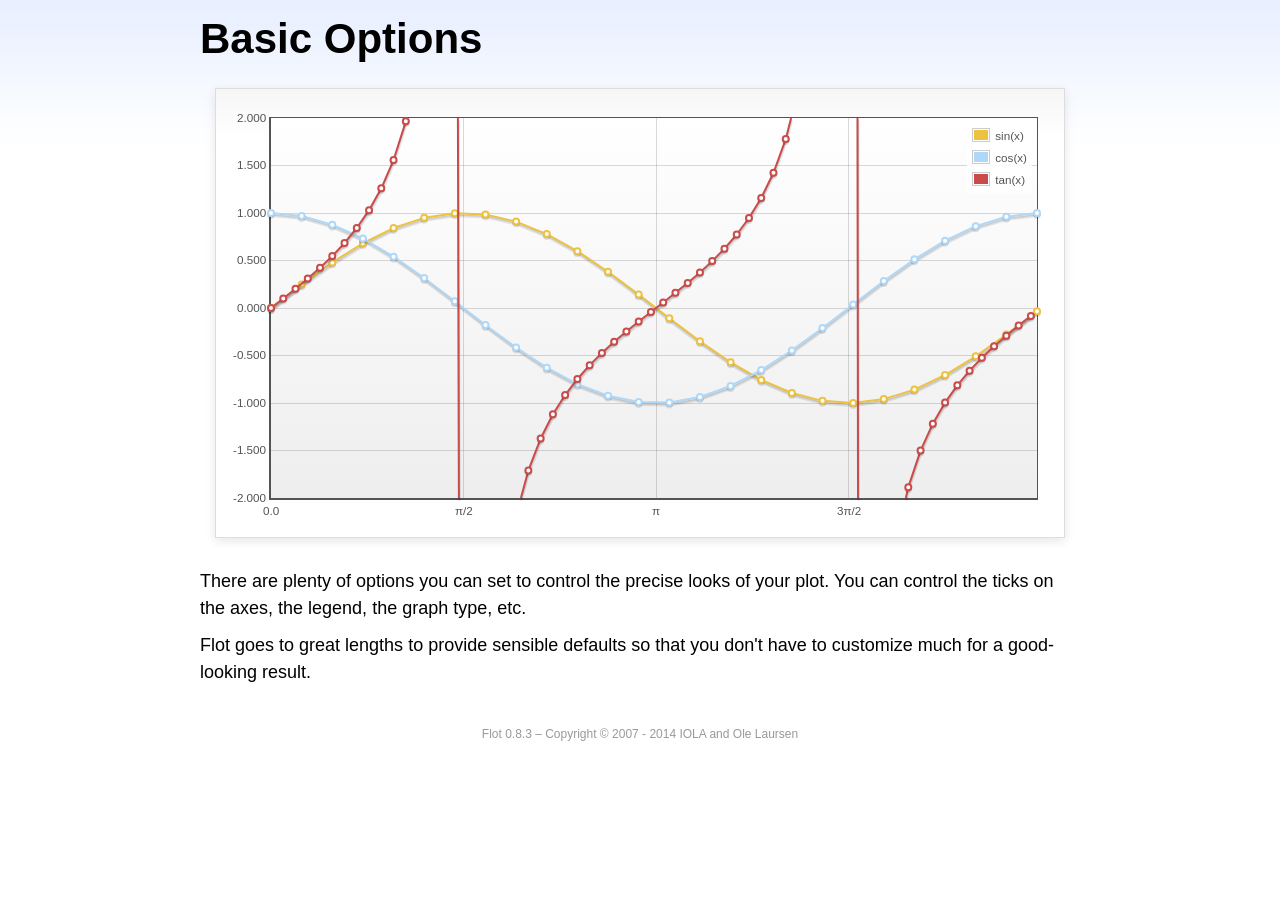
<file: projects/database/assets/plugins/flot/examples/basic-options/index.html>
<!DOCTYPE html PUBLIC "-//W3C//DTD HTML 4.01//EN" "http://www.w3.org/TR/html4/strict.dtd">
<html>
<head>
	<meta http-equiv="Content-Type" content="text/html; charset=utf-8">
	<title>Flot Examples: Basic Options</title>
	<link href="../examples.css" rel="stylesheet" type="text/css">
	<!--[if lte IE 8]><script language="javascript" type="text/javascript" src="../../excanvas.min.js"></script><![endif]-->
	<script language="javascript" type="text/javascript" src="../../jquery.js"></script>
	<script language="javascript" type="text/javascript" src="../../jquery.flot.js"></script>
	<script type="text/javascript">

	$(function () {

		var d1 = [];
		for (var i = 0; i < Math.PI * 2; i += 0.25) {
			d1.push([i, Math.sin(i)]);
		}

		var d2 = [];
		for (var i = 0; i < Math.PI * 2; i += 0.25) {
			d2.push([i, Math.cos(i)]);
		}

		var d3 = [];
		for (var i = 0; i < Math.PI * 2; i += 0.1) {
			d3.push([i, Math.tan(i)]);
		}

		$.plot("#placeholder", [
			{ label: "sin(x)", data: d1 },
			{ label: "cos(x)", data: d2 },
			{ label: "tan(x)", data: d3 }
		], {
			series: {
				lines: { show: true },
				points: { show: true }
			},
			xaxis: {
				ticks: [
					0, [ Math.PI/2, "\u03c0/2" ], [ Math.PI, "\u03c0" ],
					[ Math.PI * 3/2, "3\u03c0/2" ], [ Math.PI * 2, "2\u03c0" ]
				]
			},
			yaxis: {
				ticks: 10,
				min: -2,
				max: 2,
				tickDecimals: 3
			},
			grid: {
				backgroundColor: { colors: [ "#fff", "#eee" ] },
				borderWidth: {
					top: 1,
					right: 1,
					bottom: 2,
					left: 2
				}
			}
		});

		// Add the Flot version string to the footer

		$("#footer").prepend("Flot " + $.plot.version + " &ndash; ");
	});

	</script>
</head>
<body>

	<div id="header">
		<h2>Basic Options</h2>
	</div>

	<div id="content">

		<div class="demo-container">
			<div id="placeholder" class="demo-placeholder"></div>
		</div>

		<p>There are plenty of options you can set to control the precise looks of your plot. You can control the ticks on the axes, the legend, the graph type, etc.</p>

		<p>Flot goes to great lengths to provide sensible defaults so that you don't have to customize much for a good-looking result.</p>

	</div>

	<div id="footer">
		Copyright &copy; 2007 - 2014 IOLA and Ole Laursen
	</div>

</body>
</html>
</file>
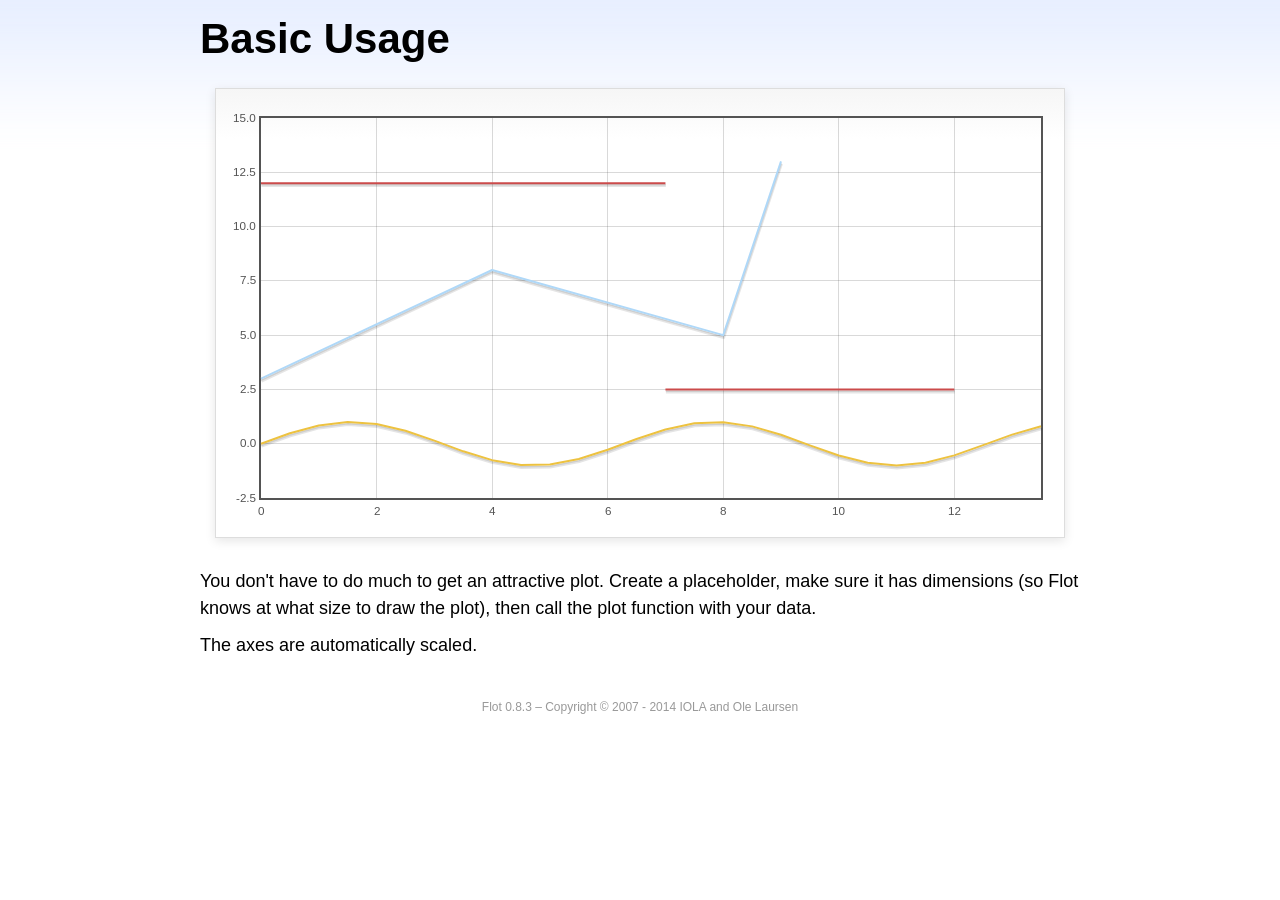
<file: projects/database/assets/plugins/flot/examples/basic-usage/index.html>
<!DOCTYPE html PUBLIC "-//W3C//DTD HTML 4.01//EN" "http://www.w3.org/TR/html4/strict.dtd">
<html>
<head>
	<meta http-equiv="Content-Type" content="text/html; charset=utf-8">
	<title>Flot Examples: Basic Usage</title>
	<link href="../examples.css" rel="stylesheet" type="text/css">
	<!--[if lte IE 8]><script language="javascript" type="text/javascript" src="../../excanvas.min.js"></script><![endif]-->
	<script language="javascript" type="text/javascript" src="../../jquery.js"></script>
	<script language="javascript" type="text/javascript" src="../../jquery.flot.js"></script>
	<script type="text/javascript">

	$(function() {

		var d1 = [];
		for (var i = 0; i < 14; i += 0.5) {
			d1.push([i, Math.sin(i)]);
		}

		var d2 = [[0, 3], [4, 8], [8, 5], [9, 13]];

		// A null signifies separate line segments

		var d3 = [[0, 12], [7, 12], null, [7, 2.5], [12, 2.5]];

		$.plot("#placeholder", [ d1, d2, d3 ]);

		// Add the Flot version string to the footer

		$("#footer").prepend("Flot " + $.plot.version + " &ndash; ");
	});

	</script>
</head>
<body>

	<div id="header">
		<h2>Basic Usage</h2>
	</div>

	<div id="content">

		<div class="demo-container">
			<div id="placeholder" class="demo-placeholder"></div>
		</div>

		<p>You don't have to do much to get an attractive plot.  Create a placeholder, make sure it has dimensions (so Flot knows at what size to draw the plot), then call the plot function with your data.</p>

		<p>The axes are automatically scaled.</p>

	</div>

	<div id="footer">
		Copyright &copy; 2007 - 2014 IOLA and Ole Laursen
	</div>

</body>
</html>
</file>
<file: projects/database/assets/plugins/flot/examples/examples.css>
* {	padding: 0; margin: 0; vertical-align: top; }

body {
	background: url(background.png) repeat-x;
	font: 18px/1.5em "proxima-nova", Helvetica, Arial, sans-serif;
}

a {	color: #069; }
a:hover { color: #28b; }

h2 {
	margin-top: 15px;
	font: normal 32px "omnes-pro", Helvetica, Arial, sans-serif;
}

h3 {
	margin-left: 30px;
	font: normal 26px "omnes-pro", Helvetica, Arial, sans-serif;
	color: #666;
}

p {
	margin-top: 10px;
}

button {
	font-size: 18px;
	padding: 1px 7px;
}

input {
	font-size: 18px;
}

input[type=checkbox] {
	margin: 7px;
}

#header {
	position: relative;
	width: 900px;
	margin: auto;
}

#header h2 {
	margin-left: 10px;
	vertical-align: middle;
	font-size: 42px;
	font-weight: bold;
	text-decoration: none;
	color: #000;
}

#content {
	width: 880px;
	margin: 0 auto;
	padding: 10px;
}

#footer {
	margin-top: 25px;
	margin-bottom: 10px;
	text-align: center;
	font-size: 12px;
	color: #999;
}

.demo-container {
	box-sizing: border-box;
	width: 850px;
	height: 450px;
	padding: 20px 15px 15px 15px;
	margin: 15px auto 30px auto;
	border: 1px solid #ddd;
	background: #fff;
	background: linear-gradient(#f6f6f6 0, #fff 50px);
	background: -o-linear-gradient(#f6f6f6 0, #fff 50px);
	background: -ms-linear-gradient(#f6f6f6 0, #fff 50px);
	background: -moz-linear-gradient(#f6f6f6 0, #fff 50px);
	background: -webkit-linear-gradient(#f6f6f6 0, #fff 50px);
	box-shadow: 0 3px 10px rgba(0,0,0,0.15);
	-o-box-shadow: 0 3px 10px rgba(0,0,0,0.1);
	-ms-box-shadow: 0 3px 10px rgba(0,0,0,0.1);
	-moz-box-shadow: 0 3px 10px rgba(0,0,0,0.1);
	-webkit-box-shadow: 0 3px 10px rgba(0,0,0,0.1);
}

.demo-placeholder {
	width: 100%;
	height: 100%;
	font-size: 14px;
	line-height: 1.2em;
}

.legend table {
	border-spacing: 5px;
}
</file>
